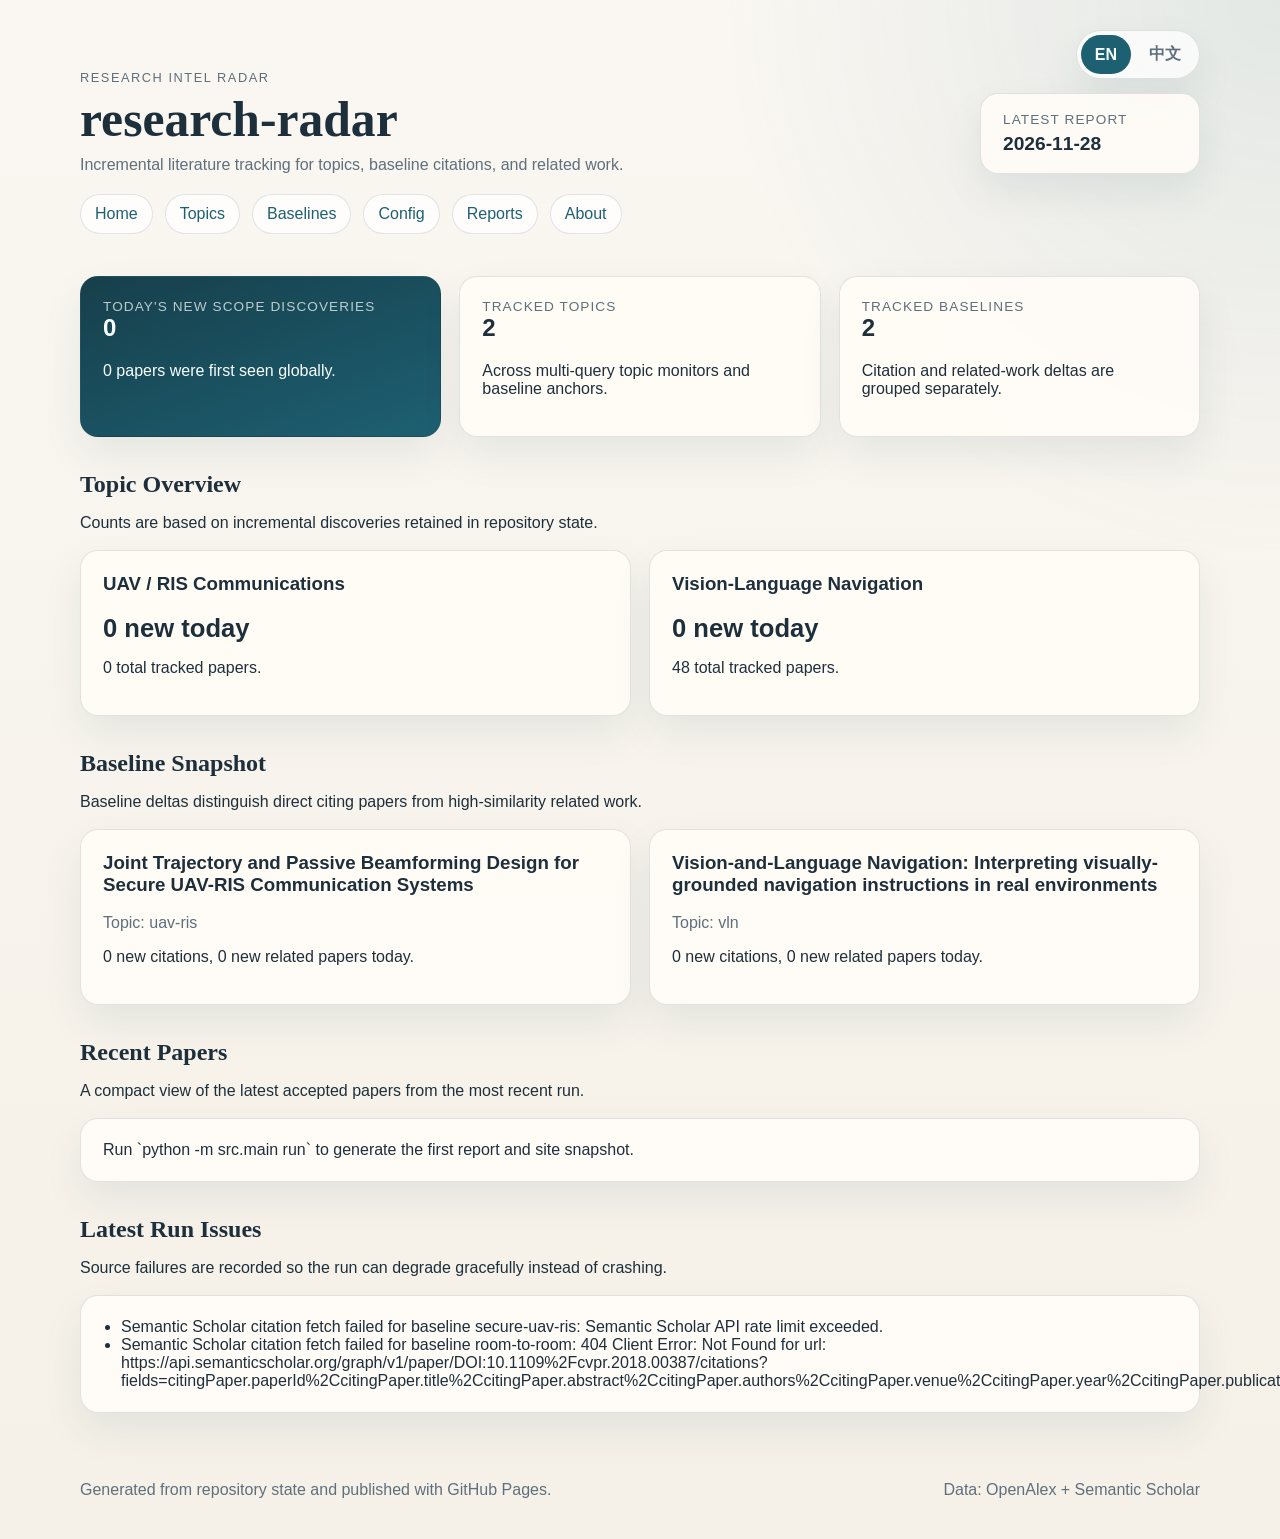
<file: docs/index.html>
<!doctype html>
<html lang="en">
  <head>
    <meta charset="utf-8">
    <meta name="viewport" content="width=device-width, initial-scale=1">
    <title>Research Radar</title>
    <link rel="stylesheet" href="assets/styles.css">
  </head>
  <body>
    <header class="site-header">
      <div class="shell">
        <div class="brand-row">
          <div>
            <p class="eyebrow" data-i18n="header.eyebrow">Research Intel Radar</p>
            <h1 class="brand-title">research-radar</h1>
            <p class="brand-subtitle" data-i18n="header.subtitle">Incremental literature tracking for topics, baseline citations, and related work.</p>
          </div>
          <div class="header-tools">
            <div class="language-switcher" role="group" aria-label="Language switcher">
              <button type="button" class="lang-button" data-lang-switch="en">EN</button>
              <button type="button" class="lang-button" data-lang-switch="zh">中文</button>
            </div>
            <div class="meta-card">
              <p class="meta-label" data-i18n="header.latest_report">Latest report</p>
              <p class="meta-value">
                
                2026-11-28
                
              </p>
            </div>
          </div>
        </div>
        <nav class="nav">
          <a href="index.html" data-i18n="nav.home">Home</a>
          <a href="topics.html" data-i18n="nav.topics">Topics</a>
          <a href="baselines.html" data-i18n="nav.baselines">Baselines</a>
          <a href="config.html" data-i18n="nav.config">Config</a>
          <a href="reports.html" data-i18n="nav.reports">Reports</a>
          <a href="about.html" data-i18n="nav.about">About</a>
        </nav>
      </div>
    </header>

    <main class="shell">
      
<section class="hero-grid">
  <article class="summary-card accent">
    <p class="card-label" data-i18n="index.new_scope_discoveries">Today's new scope discoveries</p>
    <h2>0</h2>
    <p><span>0</span> <span data-i18n="index.first_seen_globally">papers were first seen globally.</span></p>
  </article>
  <article class="summary-card">
    <p class="card-label" data-i18n="index.tracked_topics">Tracked topics</p>
    <h2>2</h2>
    <p data-i18n="index.tracked_topics_desc">Across multi-query topic monitors and baseline anchors.</p>
  </article>
  <article class="summary-card">
    <p class="card-label" data-i18n="index.tracked_baselines">Tracked baselines</p>
    <h2>2</h2>
    <p data-i18n="index.tracked_baselines_desc">Citation and related-work deltas are grouped separately.</p>
  </article>
</section>

<section class="content-section">
  <div class="section-heading">
    <h2 data-i18n="index.topic_overview">Topic Overview</h2>
    <p data-i18n="index.topic_overview_desc">Counts are based on incremental discoveries retained in repository state.</p>
  </div>
  <div class="grid two-up">
    
    <article class="panel">
      <h3>UAV / RIS Communications</h3>
      <p class="metric"><span>0</span> <span data-i18n="common.new_today">new today</span></p>
      <p><span>0</span> <span data-i18n="common.total_tracked_papers">total tracked papers.</span></p>
    </article>
    
    <article class="panel">
      <h3>Vision-Language Navigation</h3>
      <p class="metric"><span>0</span> <span data-i18n="common.new_today">new today</span></p>
      <p><span>48</span> <span data-i18n="common.total_tracked_papers">total tracked papers.</span></p>
    </article>
    
  </div>
</section>

<section class="content-section">
  <div class="section-heading">
    <h2 data-i18n="index.baseline_snapshot">Baseline Snapshot</h2>
    <p data-i18n="index.baseline_snapshot_desc">Baseline deltas distinguish direct citing papers from high-similarity related work.</p>
  </div>
  <div class="grid two-up">
    
    <article class="panel">
      <h3>Joint Trajectory and Passive Beamforming Design for Secure UAV-RIS Communication Systems</h3>
      <p class="muted"><span data-i18n="common.topic">Topic</span>: uav-ris</p>
      <p>
        <span>0</span> <span data-i18n="common.new_citations">new citations</span>,
        <span>0</span> <span data-i18n="common.new_related_today">new related papers today.</span>
      </p>
    </article>
    
    <article class="panel">
      <h3>Vision-and-Language Navigation: Interpreting visually-grounded navigation instructions in real environments</h3>
      <p class="muted"><span data-i18n="common.topic">Topic</span>: vln</p>
      <p>
        <span>0</span> <span data-i18n="common.new_citations">new citations</span>,
        <span>0</span> <span data-i18n="common.new_related_today">new related papers today.</span>
      </p>
    </article>
    
  </div>
</section>

<section class="content-section">
  <div class="section-heading">
    <h2 data-i18n="index.recent_papers">Recent Papers</h2>
    <p data-i18n="index.recent_papers_desc">A compact view of the latest accepted papers from the most recent run.</p>
  </div>
  <div class="paper-list">
    
    <article class="empty-state" data-i18n="index.empty_state">Run `python -m src.main run` to generate the first report and site snapshot.</article>
    
  </div>
</section>


<section class="content-section">
  <div class="section-heading">
    <h2 data-i18n="index.latest_issues">Latest Run Issues</h2>
    <p data-i18n="index.latest_issues_desc">Source failures are recorded so the run can degrade gracefully instead of crashing.</p>
  </div>
  <div class="panel">
    <ul class="issue-list">
      
      <li data-issue-text="Semantic Scholar citation fetch failed for baseline secure-uav-ris: Semantic Scholar API rate limit exceeded.">Semantic Scholar citation fetch failed for baseline secure-uav-ris: Semantic Scholar API rate limit exceeded.</li>
      
      <li data-issue-text="Semantic Scholar citation fetch failed for baseline room-to-room: 404 Client Error: Not Found for url: https://api.semanticscholar.org/graph/v1/paper/DOI:10.1109%2Fcvpr.2018.00387/citations?fields=citingPaper.paperId%2CcitingPaper.title%2CcitingPaper.abstract%2CcitingPaper.authors%2CcitingPaper.venue%2CcitingPaper.year%2CcitingPaper.publicationDate%2CcitingPaper.externalIds%2CcitingPaper.url%2CcitingPaper.openAccessPdf%2CcitingPaper.citationCount%2CcitingPaper.referenceCount&limit=40&offset=0">Semantic Scholar citation fetch failed for baseline room-to-room: 404 Client Error: Not Found for url: https://api.semanticscholar.org/graph/v1/paper/DOI:10.1109%2Fcvpr.2018.00387/citations?fields=citingPaper.paperId%2CcitingPaper.title%2CcitingPaper.abstract%2CcitingPaper.authors%2CcitingPaper.venue%2CcitingPaper.year%2CcitingPaper.publicationDate%2CcitingPaper.externalIds%2CcitingPaper.url%2CcitingPaper.openAccessPdf%2CcitingPaper.citationCount%2CcitingPaper.referenceCount&limit=40&offset=0</li>
      
    </ul>
  </div>
</section>


    </main>

    <footer class="site-footer">
      <div class="shell footer-row">
        <span data-i18n="footer.generated">Generated from repository state and published with GitHub Pages.</span>
        <span data-i18n="footer.data_sources">Data: OpenAlex + Semantic Scholar</span>
      </div>
    </footer>
    <script src="assets/app.js"></script>
    
  </body>
</html>
</file>
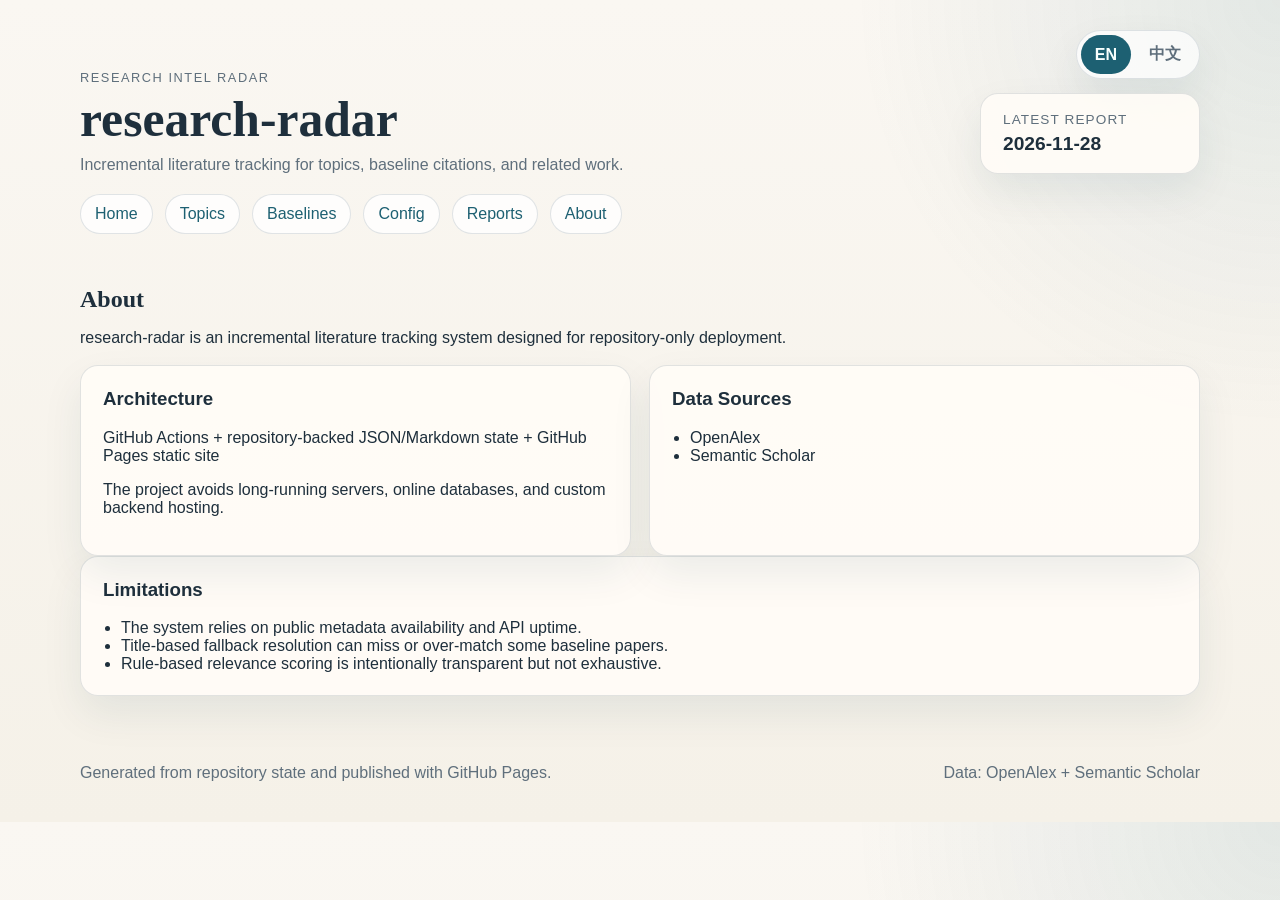
<file: docs/about.html>
<!doctype html>
<html lang="en">
  <head>
    <meta charset="utf-8">
    <meta name="viewport" content="width=device-width, initial-scale=1">
    <title>Research Radar</title>
    <link rel="stylesheet" href="assets/styles.css">
  </head>
  <body>
    <header class="site-header">
      <div class="shell">
        <div class="brand-row">
          <div>
            <p class="eyebrow" data-i18n="header.eyebrow">Research Intel Radar</p>
            <h1 class="brand-title">research-radar</h1>
            <p class="brand-subtitle" data-i18n="header.subtitle">Incremental literature tracking for topics, baseline citations, and related work.</p>
          </div>
          <div class="header-tools">
            <div class="language-switcher" role="group" aria-label="Language switcher">
              <button type="button" class="lang-button" data-lang-switch="en">EN</button>
              <button type="button" class="lang-button" data-lang-switch="zh">中文</button>
            </div>
            <div class="meta-card">
              <p class="meta-label" data-i18n="header.latest_report">Latest report</p>
              <p class="meta-value">
                
                2026-11-28
                
              </p>
            </div>
          </div>
        </div>
        <nav class="nav">
          <a href="index.html" data-i18n="nav.home">Home</a>
          <a href="topics.html" data-i18n="nav.topics">Topics</a>
          <a href="baselines.html" data-i18n="nav.baselines">Baselines</a>
          <a href="config.html" data-i18n="nav.config">Config</a>
          <a href="reports.html" data-i18n="nav.reports">Reports</a>
          <a href="about.html" data-i18n="nav.about">About</a>
        </nav>
      </div>
    </header>

    <main class="shell">
      
<section class="content-section">
  <div class="section-heading">
    <h2 data-i18n="about.title">About</h2>
    <p data-i18n="about.description">research-radar is an incremental literature tracking system designed for repository-only deployment.</p>
  </div>
  <div class="grid two-up">
    <article class="panel">
      <h3 data-i18n="about.architecture_title">Architecture</h3>
      <p data-i18n="about.architecture_value">GitHub Actions + repository-backed JSON/Markdown state + GitHub Pages static site</p>
      <p data-i18n="about.architecture_note">The project avoids long-running servers, online databases, and custom backend hosting.</p>
    </article>
    <article class="panel">
      <h3 data-i18n="about.data_sources_title">Data Sources</h3>
      <ul class="issue-list">
        
        <li>OpenAlex</li>
        
        <li>Semantic Scholar</li>
        
      </ul>
    </article>
  </div>
  <article class="panel">
    <h3 data-i18n="about.limitations_title">Limitations</h3>
    <ul class="issue-list">
      
      <li data-i18n="about.limitations.0">The system relies on public metadata availability and API uptime.</li>
      
      <li data-i18n="about.limitations.1">Title-based fallback resolution can miss or over-match some baseline papers.</li>
      
      <li data-i18n="about.limitations.2">Rule-based relevance scoring is intentionally transparent but not exhaustive.</li>
      
    </ul>
  </article>
</section>

    </main>

    <footer class="site-footer">
      <div class="shell footer-row">
        <span data-i18n="footer.generated">Generated from repository state and published with GitHub Pages.</span>
        <span data-i18n="footer.data_sources">Data: OpenAlex + Semantic Scholar</span>
      </div>
    </footer>
    <script src="assets/app.js"></script>
    
  </body>
</html>
</file>
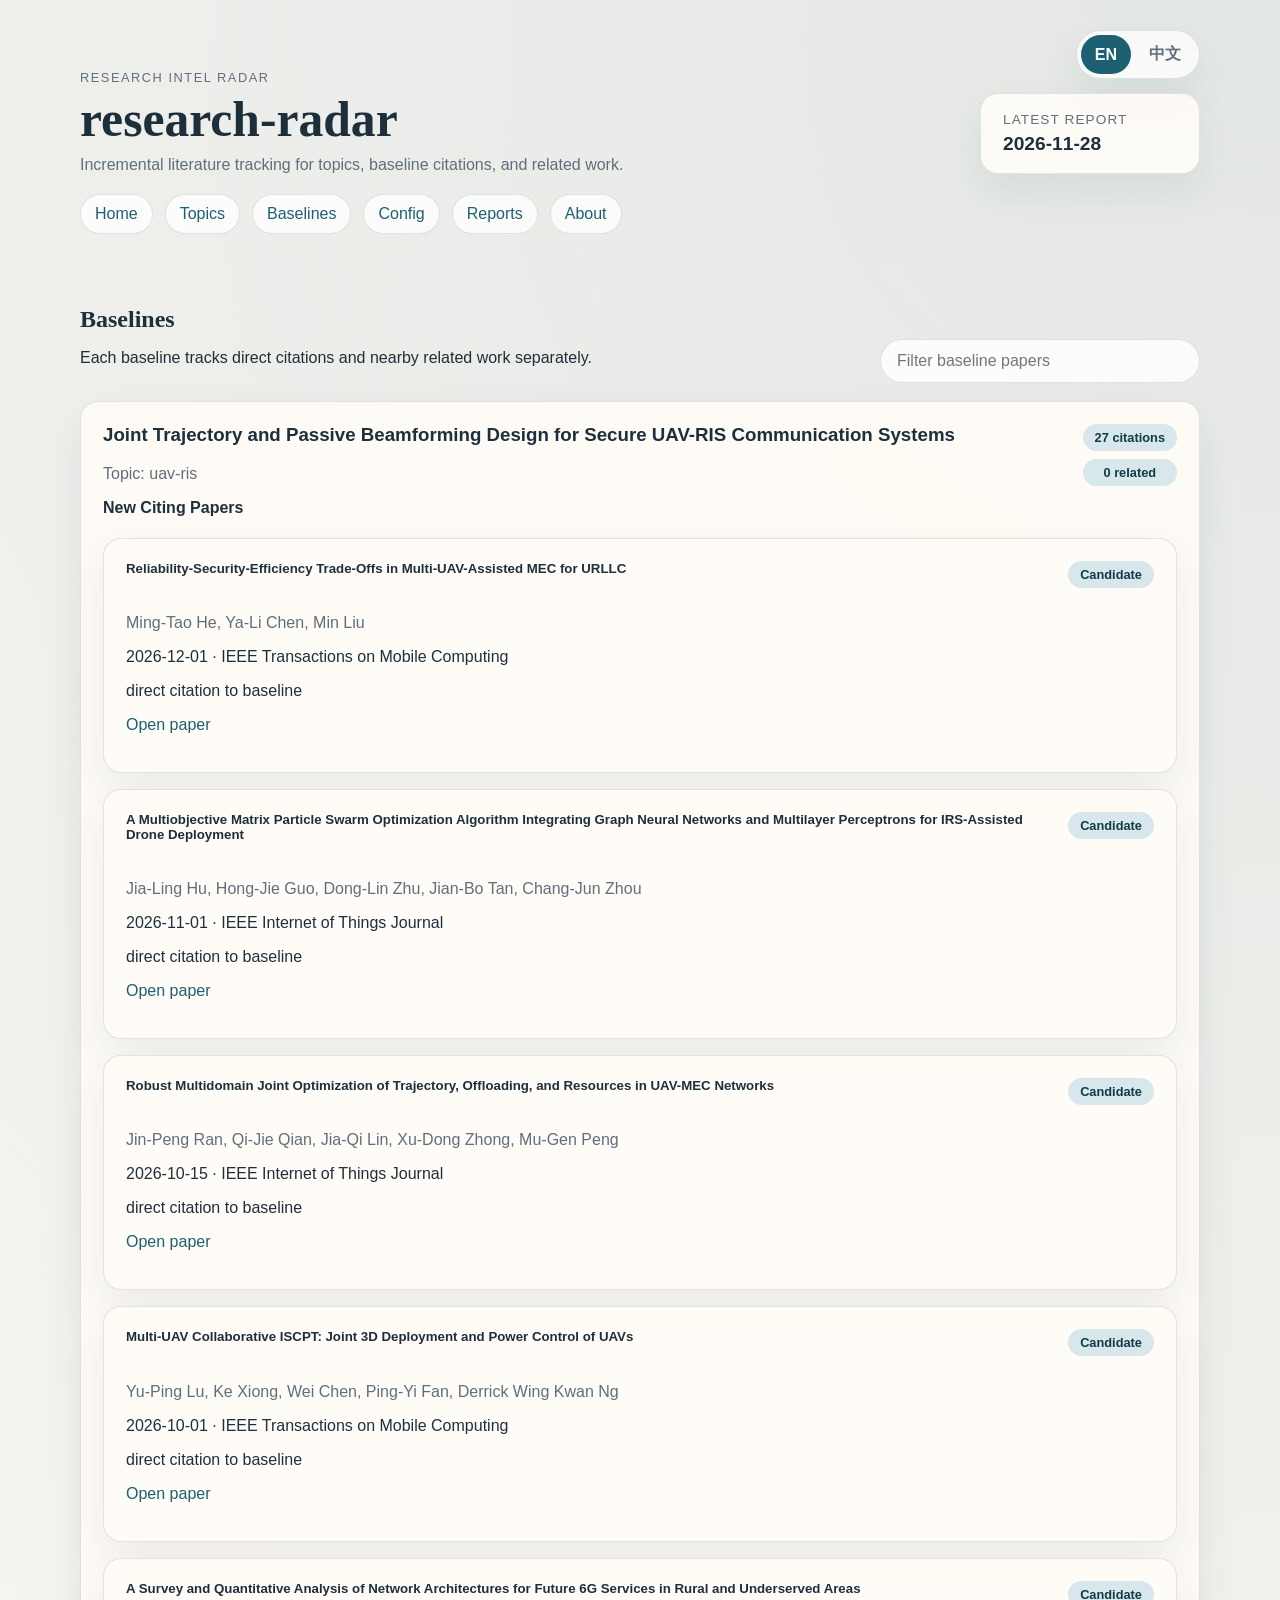
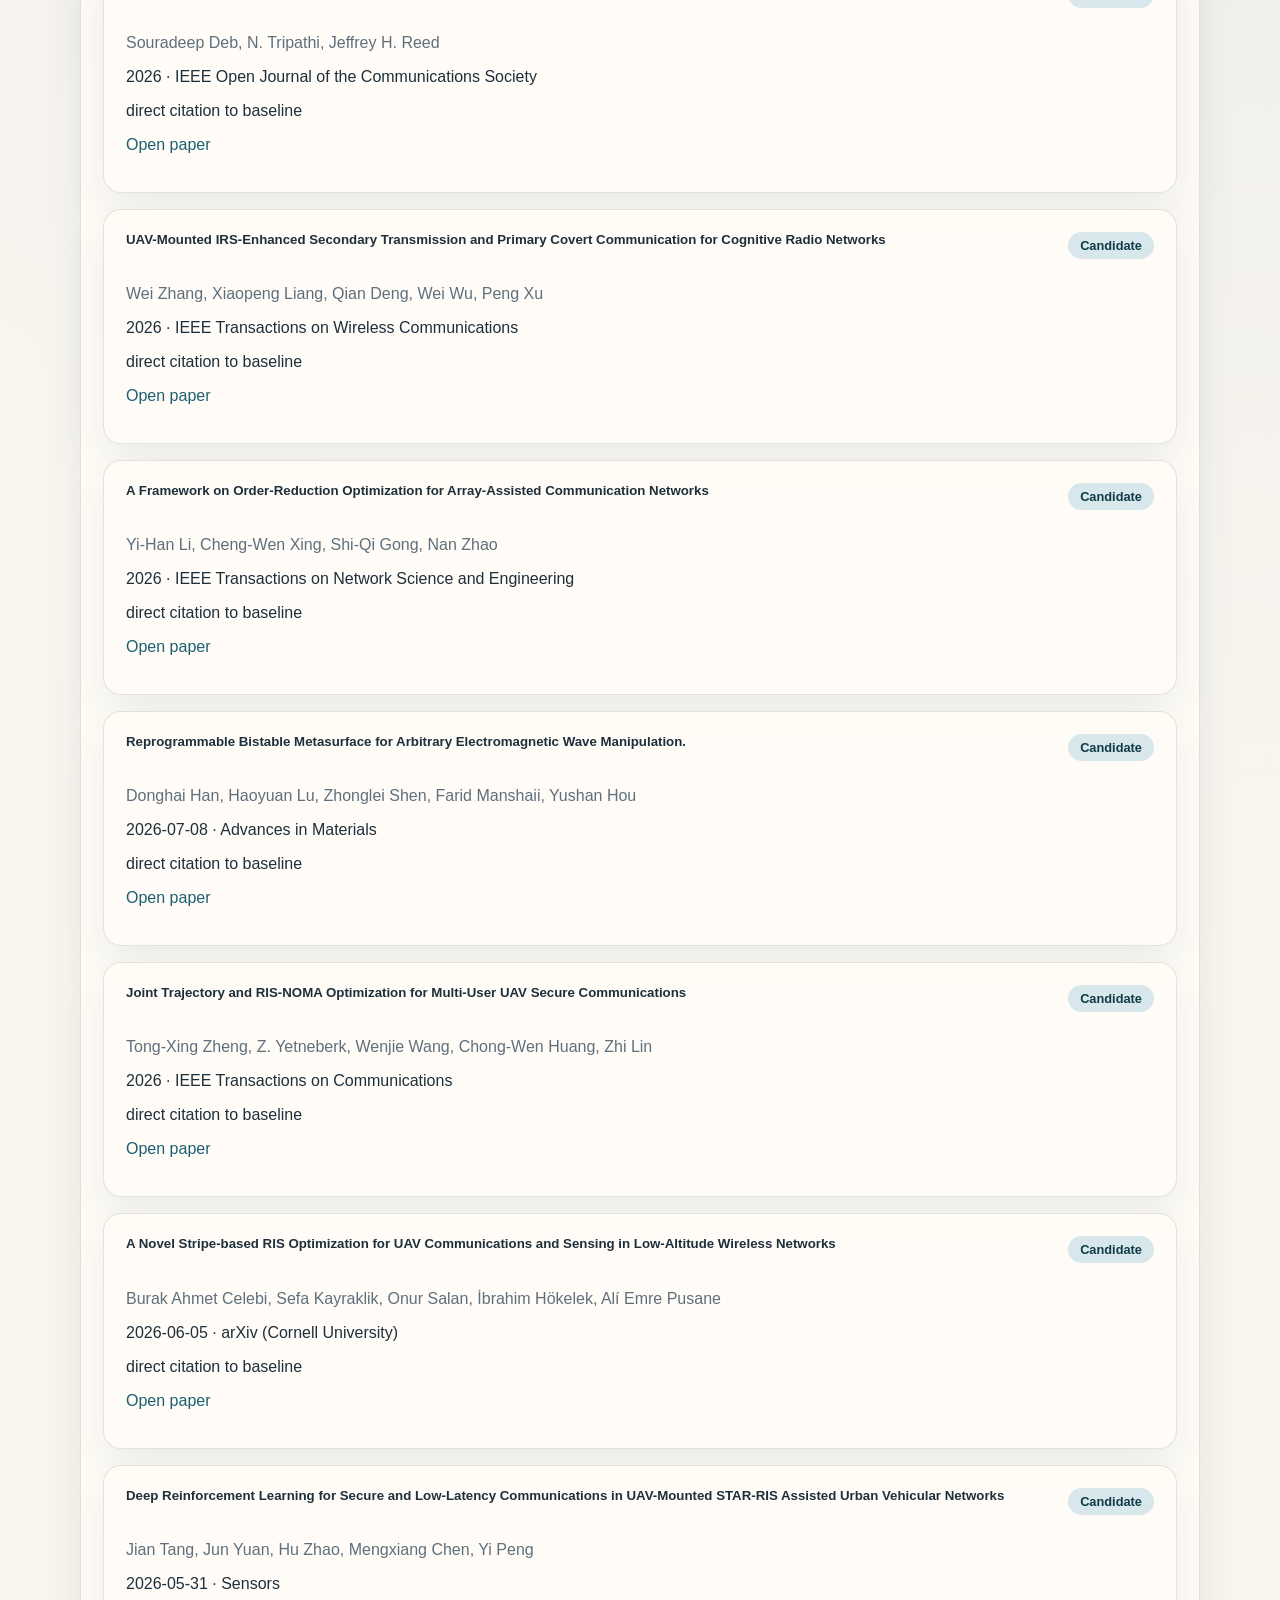
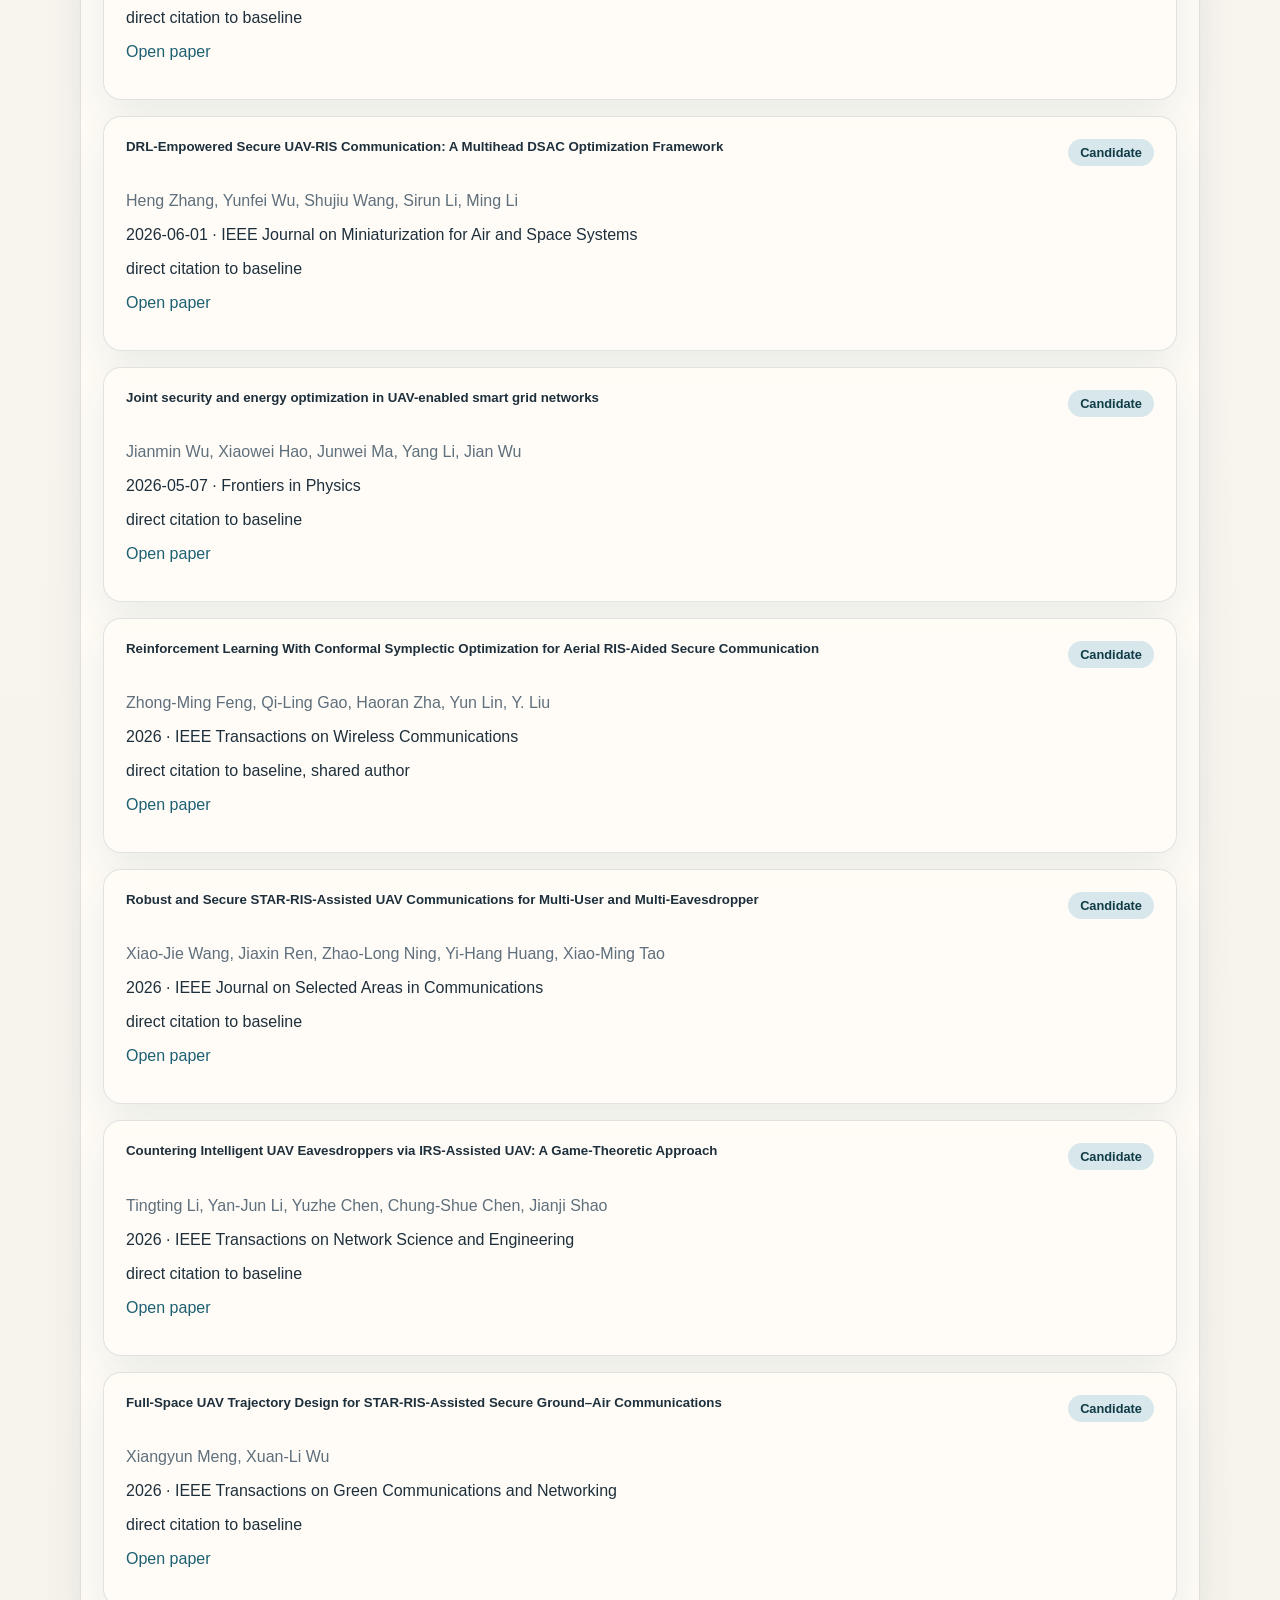
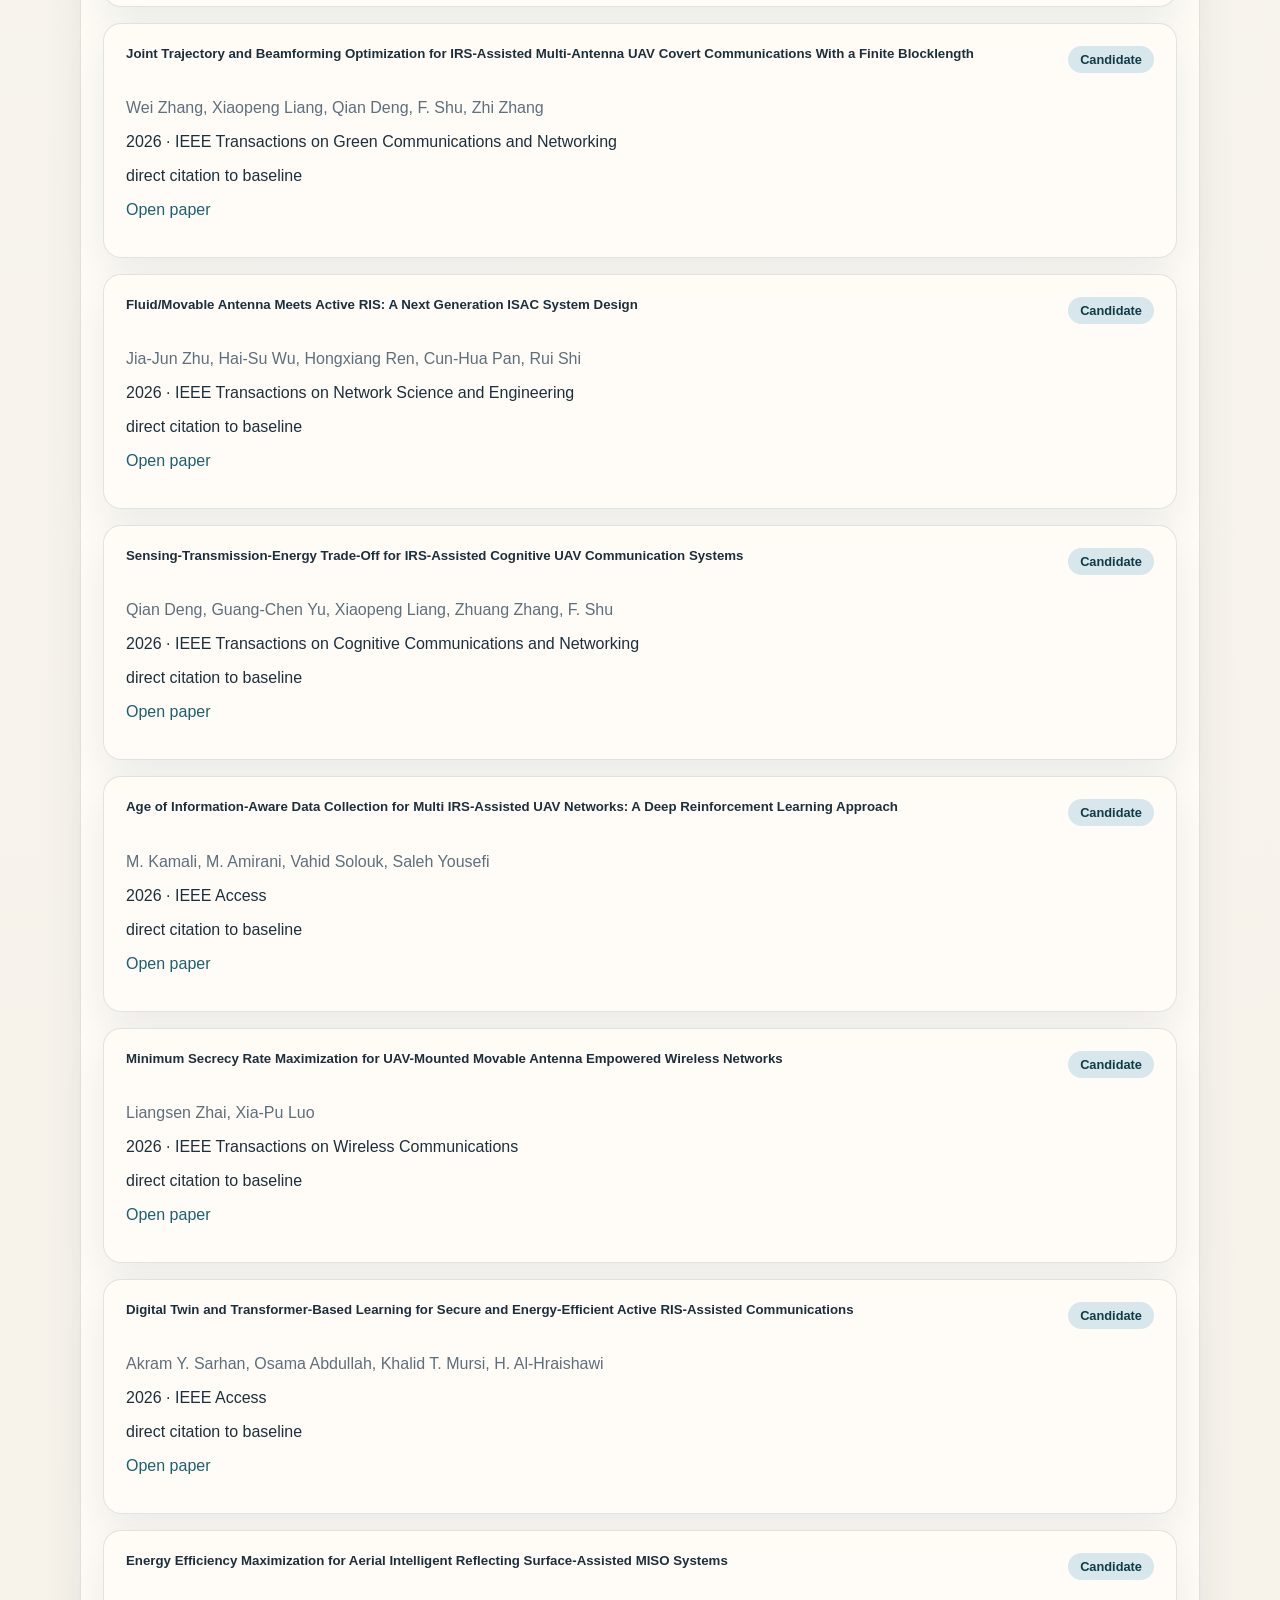
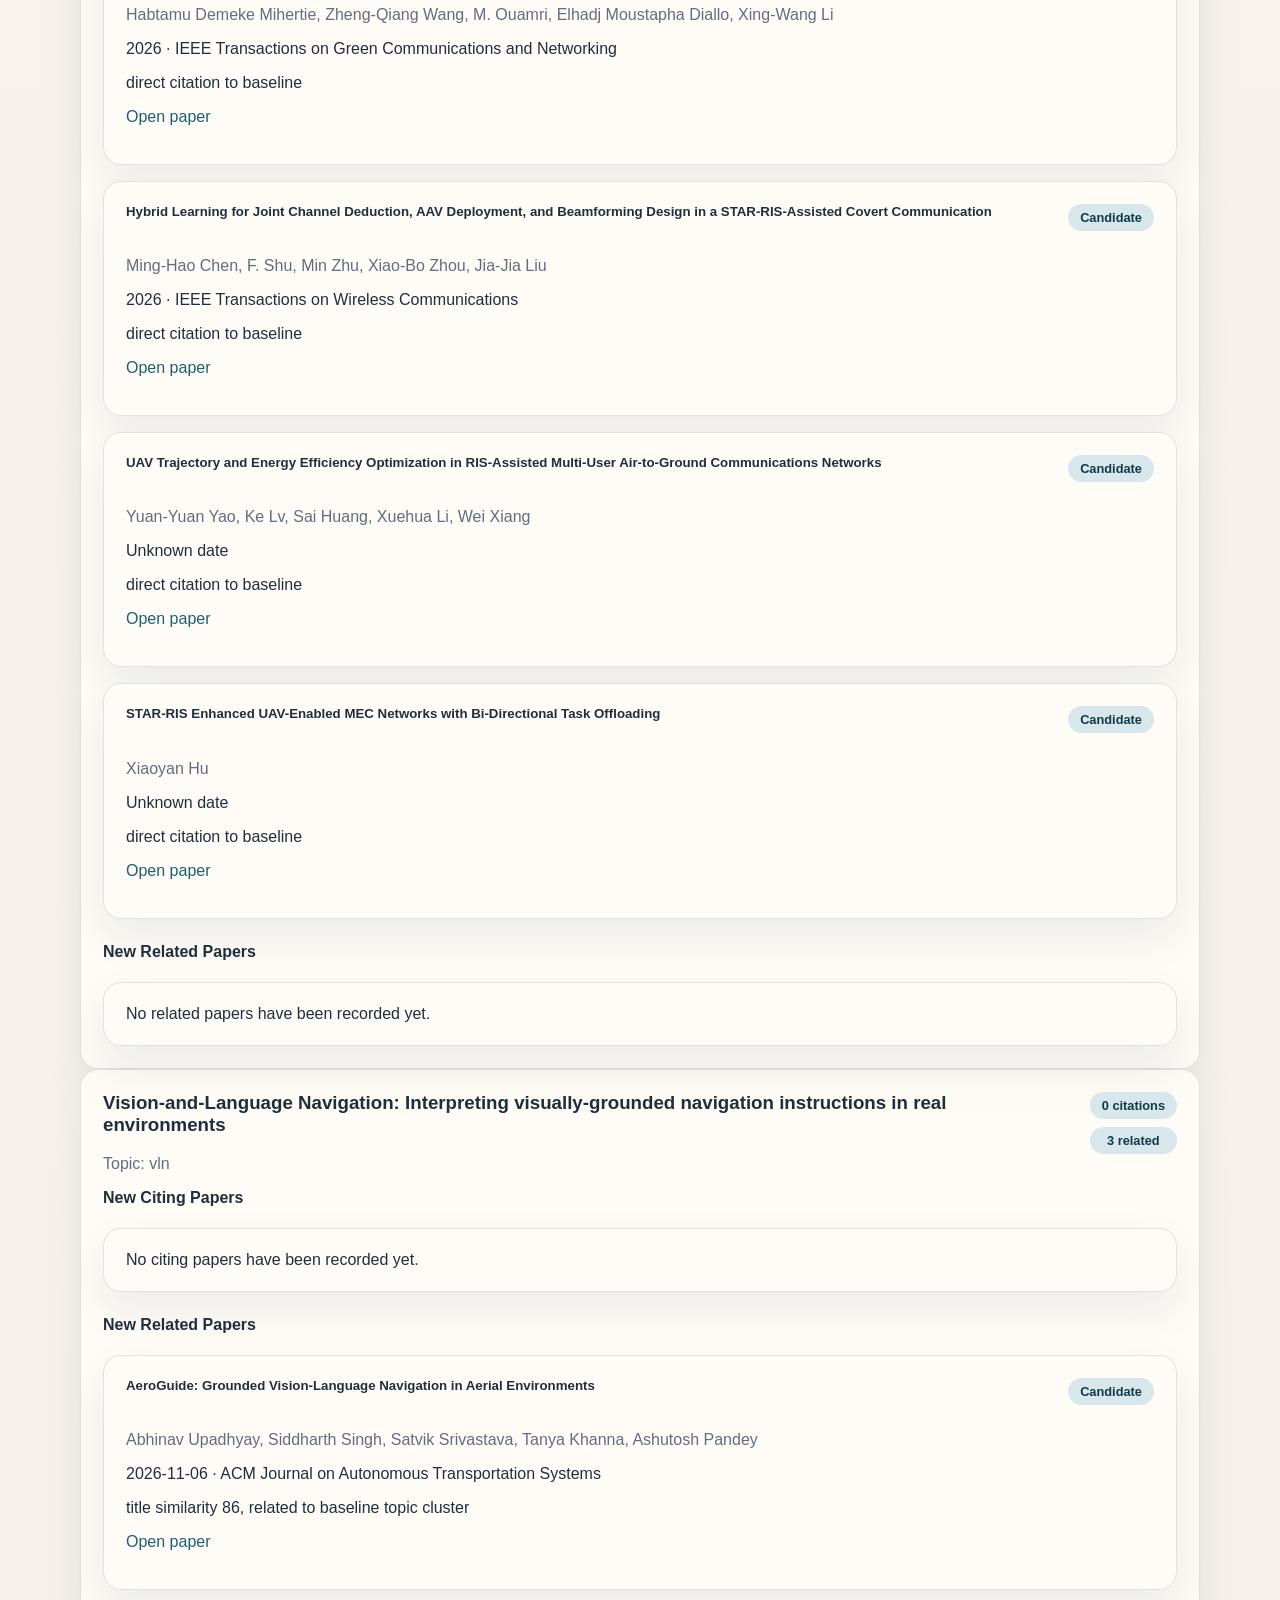
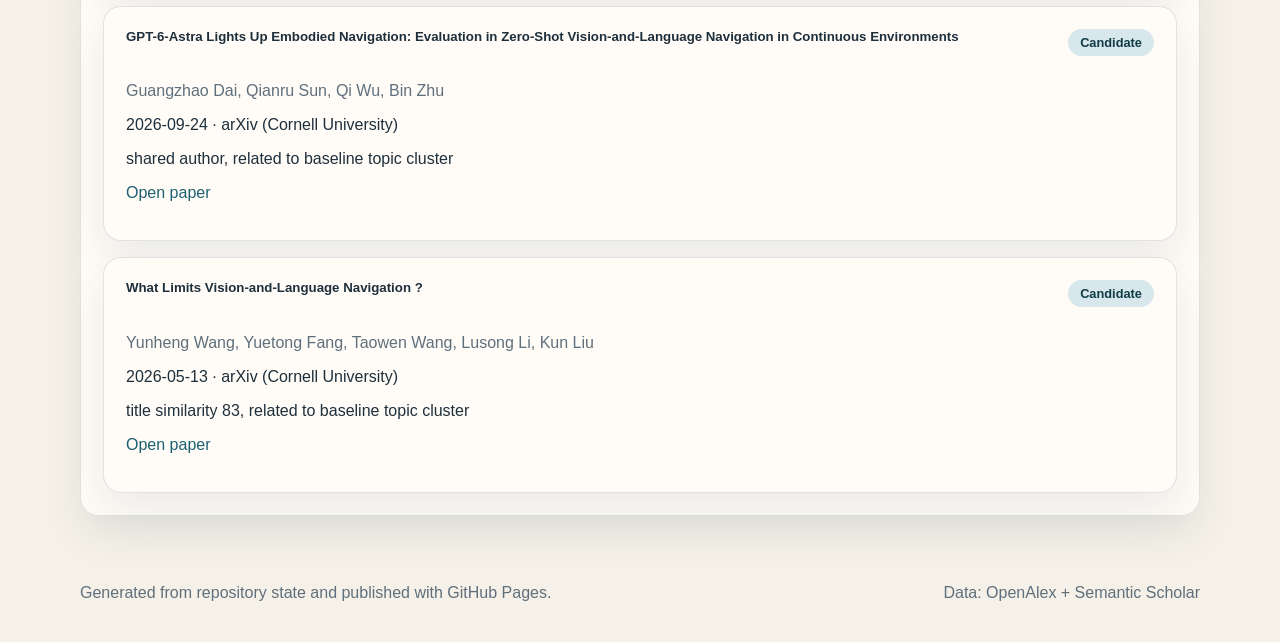
<file: docs/baselines.html>
<!doctype html>
<html lang="en">
  <head>
    <meta charset="utf-8">
    <meta name="viewport" content="width=device-width, initial-scale=1">
    <title>Research Radar</title>
    <link rel="stylesheet" href="assets/styles.css">
  </head>
  <body>
    <header class="site-header">
      <div class="shell">
        <div class="brand-row">
          <div>
            <p class="eyebrow" data-i18n="header.eyebrow">Research Intel Radar</p>
            <h1 class="brand-title">research-radar</h1>
            <p class="brand-subtitle" data-i18n="header.subtitle">Incremental literature tracking for topics, baseline citations, and related work.</p>
          </div>
          <div class="header-tools">
            <div class="language-switcher" role="group" aria-label="Language switcher">
              <button type="button" class="lang-button" data-lang-switch="en">EN</button>
              <button type="button" class="lang-button" data-lang-switch="zh">中文</button>
            </div>
            <div class="meta-card">
              <p class="meta-label" data-i18n="header.latest_report">Latest report</p>
              <p class="meta-value">
                
                2026-11-28
                
              </p>
            </div>
          </div>
        </div>
        <nav class="nav">
          <a href="index.html" data-i18n="nav.home">Home</a>
          <a href="topics.html" data-i18n="nav.topics">Topics</a>
          <a href="baselines.html" data-i18n="nav.baselines">Baselines</a>
          <a href="config.html" data-i18n="nav.config">Config</a>
          <a href="reports.html" data-i18n="nav.reports">Reports</a>
          <a href="about.html" data-i18n="nav.about">About</a>
        </nav>
      </div>
    </header>

    <main class="shell">
      
<section class="content-section">
  <div class="section-heading split">
    <div>
      <h2 data-i18n="baselines.title">Baselines</h2>
      <p data-i18n="baselines.description">Each baseline tracks direct citations and nearby related work separately.</p>
    </div>
    <input class="filter-input" data-filter-input="baseline-papers" data-i18n-placeholder="baselines.filter_placeholder" type="search" placeholder="Filter baseline papers">
  </div>
  
  <article class="panel">
    <div class="panel-head">
      <div>
        <h3>Joint Trajectory and Passive Beamforming Design for Secure UAV-RIS Communication Systems</h3>
        <p class="muted"><span data-i18n="common.topic">Topic</span>: uav-ris</p>
      </div>
      <div class="stacked-metrics">
        <span class="pill"><span>27</span>&nbsp;<span data-i18n="common.citations">citations</span></span>
        <span class="pill"><span>0</span>&nbsp;<span data-i18n="common.related">related</span></span>
      </div>
    </div>

    <div class="subsection">
      <h4 data-i18n="baselines.new_citing_papers">New Citing Papers</h4>
      <div class="paper-list" data-filter-group="baseline-papers">
        
        <article class="paper-card" data-search="Reliability-Security-Efficiency Trade-Offs in Multi-UAV-Assisted MEC for URLLC Ming-Tao He Ya-Li Chen Min Liu">
          <div class="paper-header">
            <h5>Reliability-Security-Efficiency Trade-Offs in Multi-UAV-Assisted MEC for URLLC</h5>
            <span class="badge" data-paper-label="candidate">candidate</span>
          </div>
          <p class="muted">
            
            Ming-Tao He, Ya-Li Chen, Min Liu
            
          </p>
          <p>
            
            2026-12-01
            
             · IEEE Transactions on Mobile Computing
          </p>
          <p data-paper-reason="direct citation to baseline">direct citation to baseline</p>
          
          <p><a href="https://www.semanticscholar.org/paper/87e43928e1698143e7b38994d70266aceb2efd81" target="_blank" rel="noopener noreferrer" data-i18n="paper.open_paper">Open paper</a></p>
          
        </article>
        
        <article class="paper-card" data-search="A Multiobjective Matrix Particle Swarm Optimization Algorithm Integrating Graph Neural Networks and Multilayer Perceptrons for IRS-Assisted Drone Deployment Jia-Ling Hu Hong-Jie Guo Dong-Lin Zhu Jian-Bo Tan Chang-Jun Zhou">
          <div class="paper-header">
            <h5>A Multiobjective Matrix Particle Swarm Optimization Algorithm Integrating Graph Neural Networks and Multilayer Perceptrons for IRS-Assisted Drone Deployment</h5>
            <span class="badge" data-paper-label="candidate">candidate</span>
          </div>
          <p class="muted">
            
            Jia-Ling Hu, Hong-Jie Guo, Dong-Lin Zhu, Jian-Bo Tan, Chang-Jun Zhou
            
          </p>
          <p>
            
            2026-11-01
            
             · IEEE Internet of Things Journal
          </p>
          <p data-paper-reason="direct citation to baseline">direct citation to baseline</p>
          
          <p><a href="https://www.semanticscholar.org/paper/f2bdc457e8494194c14471003a87440fb5d95419" target="_blank" rel="noopener noreferrer" data-i18n="paper.open_paper">Open paper</a></p>
          
        </article>
        
        <article class="paper-card" data-search="Robust Multidomain Joint Optimization of Trajectory, Offloading, and Resources in UAV-MEC Networks Jin-Peng Ran Qi-Jie Qian Jia-Qi Lin Xu-Dong Zhong Mu-Gen Peng">
          <div class="paper-header">
            <h5>Robust Multidomain Joint Optimization of Trajectory, Offloading, and Resources in UAV-MEC Networks</h5>
            <span class="badge" data-paper-label="candidate">candidate</span>
          </div>
          <p class="muted">
            
            Jin-Peng Ran, Qi-Jie Qian, Jia-Qi Lin, Xu-Dong Zhong, Mu-Gen Peng
            
          </p>
          <p>
            
            2026-10-15
            
             · IEEE Internet of Things Journal
          </p>
          <p data-paper-reason="direct citation to baseline">direct citation to baseline</p>
          
          <p><a href="https://www.semanticscholar.org/paper/0501526ea949dadbd17791967d1e5265d5f5151f" target="_blank" rel="noopener noreferrer" data-i18n="paper.open_paper">Open paper</a></p>
          
        </article>
        
        <article class="paper-card" data-search="Multi-UAV Collaborative ISCPT: Joint 3D Deployment and Power Control of UAVs Yu-Ping Lu Ke Xiong Wei Chen Ping-Yi Fan Derrick Wing Kwan Ng">
          <div class="paper-header">
            <h5>Multi-UAV Collaborative ISCPT: Joint 3D Deployment and Power Control of UAVs</h5>
            <span class="badge" data-paper-label="candidate">candidate</span>
          </div>
          <p class="muted">
            
            Yu-Ping Lu, Ke Xiong, Wei Chen, Ping-Yi Fan, Derrick Wing Kwan Ng
            
          </p>
          <p>
            
            2026-10-01
            
             · IEEE Transactions on Mobile Computing
          </p>
          <p data-paper-reason="direct citation to baseline">direct citation to baseline</p>
          
          <p><a href="https://www.semanticscholar.org/paper/fcc455daa697d410590b79307fadc57671d9175b" target="_blank" rel="noopener noreferrer" data-i18n="paper.open_paper">Open paper</a></p>
          
        </article>
        
        <article class="paper-card" data-search="A Survey and Quantitative Analysis of Network Architectures for Future 6G Services in Rural and Underserved Areas Souradeep Deb N. Tripathi Jeffrey H. Reed">
          <div class="paper-header">
            <h5>A Survey and Quantitative Analysis of Network Architectures for Future 6G Services in Rural and Underserved Areas</h5>
            <span class="badge" data-paper-label="candidate">candidate</span>
          </div>
          <p class="muted">
            
            Souradeep Deb, N. Tripathi, Jeffrey H. Reed
            
          </p>
          <p>
            
            2026
            
             · IEEE Open Journal of the Communications Society
          </p>
          <p data-paper-reason="direct citation to baseline">direct citation to baseline</p>
          
          <p><a href="https://www.semanticscholar.org/paper/03a0dfd2ac47c0be1b5e7783ea5018e63c3b8211" target="_blank" rel="noopener noreferrer" data-i18n="paper.open_paper">Open paper</a></p>
          
        </article>
        
        <article class="paper-card" data-search="UAV-Mounted IRS-Enhanced Secondary Transmission and Primary Covert Communication for Cognitive Radio Networks Wei Zhang Xiaopeng Liang Qian Deng Wei Wu Peng Xu">
          <div class="paper-header">
            <h5>UAV-Mounted IRS-Enhanced Secondary Transmission and Primary Covert Communication for Cognitive Radio Networks</h5>
            <span class="badge" data-paper-label="candidate">candidate</span>
          </div>
          <p class="muted">
            
            Wei Zhang, Xiaopeng Liang, Qian Deng, Wei Wu, Peng Xu
            
          </p>
          <p>
            
            2026
            
             · IEEE Transactions on Wireless Communications
          </p>
          <p data-paper-reason="direct citation to baseline">direct citation to baseline</p>
          
          <p><a href="https://www.semanticscholar.org/paper/2fe929c919c2960a6060647894ff7a7692cd7751" target="_blank" rel="noopener noreferrer" data-i18n="paper.open_paper">Open paper</a></p>
          
        </article>
        
        <article class="paper-card" data-search="A Framework on Order-Reduction Optimization for Array-Assisted Communication Networks Yi-Han Li Cheng-Wen Xing Shi-Qi Gong Nan Zhao">
          <div class="paper-header">
            <h5>A Framework on Order-Reduction Optimization for Array-Assisted Communication Networks</h5>
            <span class="badge" data-paper-label="candidate">candidate</span>
          </div>
          <p class="muted">
            
            Yi-Han Li, Cheng-Wen Xing, Shi-Qi Gong, Nan Zhao
            
          </p>
          <p>
            
            2026
            
             · IEEE Transactions on Network Science and Engineering
          </p>
          <p data-paper-reason="direct citation to baseline">direct citation to baseline</p>
          
          <p><a href="https://www.semanticscholar.org/paper/f18a87cbe7a25fdf0cd538bdbc9d64f5cd895129" target="_blank" rel="noopener noreferrer" data-i18n="paper.open_paper">Open paper</a></p>
          
        </article>
        
        <article class="paper-card" data-search="Reprogrammable Bistable Metasurface for Arbitrary Electromagnetic Wave Manipulation. Donghai Han Haoyuan Lu Zhonglei Shen Farid Manshaii Yushan Hou">
          <div class="paper-header">
            <h5>Reprogrammable Bistable Metasurface for Arbitrary Electromagnetic Wave Manipulation.</h5>
            <span class="badge" data-paper-label="candidate">candidate</span>
          </div>
          <p class="muted">
            
            Donghai Han, Haoyuan Lu, Zhonglei Shen, Farid Manshaii, Yushan Hou
            
          </p>
          <p>
            
            2026-07-08
            
             · Advances in Materials
          </p>
          <p data-paper-reason="direct citation to baseline">direct citation to baseline</p>
          
          <p><a href="https://www.semanticscholar.org/paper/d0515a85c25b9eff1b2b6e177c194abc64c3c967" target="_blank" rel="noopener noreferrer" data-i18n="paper.open_paper">Open paper</a></p>
          
        </article>
        
        <article class="paper-card" data-search="Joint Trajectory and RIS-NOMA Optimization for Multi-User UAV Secure Communications Tong-Xing Zheng Z. Yetneberk Wenjie Wang Chong-Wen Huang Zhi Lin">
          <div class="paper-header">
            <h5>Joint Trajectory and RIS-NOMA Optimization for Multi-User UAV Secure Communications</h5>
            <span class="badge" data-paper-label="candidate">candidate</span>
          </div>
          <p class="muted">
            
            Tong-Xing Zheng, Z. Yetneberk, Wenjie Wang, Chong-Wen Huang, Zhi Lin
            
          </p>
          <p>
            
            2026
            
             · IEEE Transactions on Communications
          </p>
          <p data-paper-reason="direct citation to baseline">direct citation to baseline</p>
          
          <p><a href="https://www.semanticscholar.org/paper/87a759c41f9d1c4aef180e4e82f9ad958c84c96a" target="_blank" rel="noopener noreferrer" data-i18n="paper.open_paper">Open paper</a></p>
          
        </article>
        
        <article class="paper-card" data-search="A Novel Stripe-based RIS Optimization for UAV Communications and Sensing in Low-Altitude Wireless Networks Burak Ahmet Celebi Sefa Kayraklik Onur Salan İbrahim Hökelek Alí Emre Pusane">
          <div class="paper-header">
            <h5>A Novel Stripe-based RIS Optimization for UAV Communications and Sensing in Low-Altitude Wireless Networks</h5>
            <span class="badge" data-paper-label="candidate">candidate</span>
          </div>
          <p class="muted">
            
            Burak Ahmet Celebi, Sefa Kayraklik, Onur Salan, İbrahim Hökelek, Alí Emre Pusane
            
          </p>
          <p>
            
            2026-06-05
            
             · arXiv (Cornell University)
          </p>
          <p data-paper-reason="direct citation to baseline">direct citation to baseline</p>
          
          <p><a href="https://doi.org/10.48550/arxiv.2606.07026" target="_blank" rel="noopener noreferrer" data-i18n="paper.open_paper">Open paper</a></p>
          
        </article>
        
        <article class="paper-card" data-search="Deep Reinforcement Learning for Secure and Low-Latency Communications in UAV-Mounted STAR-RIS Assisted Urban Vehicular Networks Jian Tang Jun Yuan Hu Zhao Mengxiang Chen Yi Peng">
          <div class="paper-header">
            <h5>Deep Reinforcement Learning for Secure and Low-Latency Communications in UAV-Mounted STAR-RIS Assisted Urban Vehicular Networks</h5>
            <span class="badge" data-paper-label="candidate">candidate</span>
          </div>
          <p class="muted">
            
            Jian Tang, Jun Yuan, Hu Zhao, Mengxiang Chen, Yi Peng
            
          </p>
          <p>
            
            2026-05-31
            
             · Sensors
          </p>
          <p data-paper-reason="direct citation to baseline">direct citation to baseline</p>
          
          <p><a href="https://doi.org/10.3390/s26113469" target="_blank" rel="noopener noreferrer" data-i18n="paper.open_paper">Open paper</a></p>
          
        </article>
        
        <article class="paper-card" data-search="DRL-Empowered Secure UAV-RIS Communication: A Multihead DSAC Optimization Framework Heng Zhang Yunfei Wu Shujiu Wang Sirun Li Ming Li">
          <div class="paper-header">
            <h5>DRL-Empowered Secure UAV-RIS Communication: A Multihead DSAC Optimization Framework</h5>
            <span class="badge" data-paper-label="candidate">candidate</span>
          </div>
          <p class="muted">
            
            Heng Zhang, Yunfei Wu, Shujiu Wang, Sirun Li, Ming Li
            
          </p>
          <p>
            
            2026-06-01
            
             · IEEE Journal on Miniaturization for Air and Space Systems
          </p>
          <p data-paper-reason="direct citation to baseline">direct citation to baseline</p>
          
          <p><a href="https://www.semanticscholar.org/paper/6891297866a177aecd2dc10c8d10e02146ce33f7" target="_blank" rel="noopener noreferrer" data-i18n="paper.open_paper">Open paper</a></p>
          
        </article>
        
        <article class="paper-card" data-search="Joint security and energy optimization in UAV-enabled smart grid networks Jianmin Wu Xiaowei Hao Junwei Ma Yang Li Jian Wu">
          <div class="paper-header">
            <h5>Joint security and energy optimization in UAV-enabled smart grid networks</h5>
            <span class="badge" data-paper-label="candidate">candidate</span>
          </div>
          <p class="muted">
            
            Jianmin Wu, Xiaowei Hao, Junwei Ma, Yang Li, Jian Wu
            
          </p>
          <p>
            
            2026-05-07
            
             · Frontiers in Physics
          </p>
          <p data-paper-reason="direct citation to baseline">direct citation to baseline</p>
          
          <p><a href="https://doi.org/10.3389/fphy.2026.1817865" target="_blank" rel="noopener noreferrer" data-i18n="paper.open_paper">Open paper</a></p>
          
        </article>
        
        <article class="paper-card" data-search="Reinforcement Learning With Conformal Symplectic Optimization for Aerial RIS-Aided Secure Communication Zhong-Ming Feng Qi-Ling Gao Haoran Zha Yun Lin Y. Liu">
          <div class="paper-header">
            <h5>Reinforcement Learning With Conformal Symplectic Optimization for Aerial RIS-Aided Secure Communication</h5>
            <span class="badge" data-paper-label="candidate">candidate</span>
          </div>
          <p class="muted">
            
            Zhong-Ming Feng, Qi-Ling Gao, Haoran Zha, Yun Lin, Y. Liu
            
          </p>
          <p>
            
            2026
            
             · IEEE Transactions on Wireless Communications
          </p>
          <p data-paper-reason="direct citation to baseline, shared author">direct citation to baseline, shared author</p>
          
          <p><a href="https://www.semanticscholar.org/paper/c2b773c5e4714edacde95af69ff459a252fec25b" target="_blank" rel="noopener noreferrer" data-i18n="paper.open_paper">Open paper</a></p>
          
        </article>
        
        <article class="paper-card" data-search="Robust and Secure STAR-RIS-Assisted UAV Communications for Multi-User and Multi-Eavesdropper Xiao-Jie Wang Jiaxin Ren Zhao-Long Ning Yi-Hang Huang Xiao-Ming Tao">
          <div class="paper-header">
            <h5>Robust and Secure STAR-RIS-Assisted UAV Communications for Multi-User and Multi-Eavesdropper</h5>
            <span class="badge" data-paper-label="candidate">candidate</span>
          </div>
          <p class="muted">
            
            Xiao-Jie Wang, Jiaxin Ren, Zhao-Long Ning, Yi-Hang Huang, Xiao-Ming Tao
            
          </p>
          <p>
            
            2026
            
             · IEEE Journal on Selected Areas in Communications
          </p>
          <p data-paper-reason="direct citation to baseline">direct citation to baseline</p>
          
          <p><a href="https://www.semanticscholar.org/paper/e07079dcad64664760b996eb530021f0ce336af5" target="_blank" rel="noopener noreferrer" data-i18n="paper.open_paper">Open paper</a></p>
          
        </article>
        
        <article class="paper-card" data-search="Countering Intelligent UAV Eavesdroppers via IRS-Assisted UAV: A Game-Theoretic Approach Tingting Li Yan-Jun Li Yuzhe Chen Chung-Shue Chen Jianji Shao">
          <div class="paper-header">
            <h5>Countering Intelligent UAV Eavesdroppers via IRS-Assisted UAV: A Game-Theoretic Approach</h5>
            <span class="badge" data-paper-label="candidate">candidate</span>
          </div>
          <p class="muted">
            
            Tingting Li, Yan-Jun Li, Yuzhe Chen, Chung-Shue Chen, Jianji Shao
            
          </p>
          <p>
            
            2026
            
             · IEEE Transactions on Network Science and Engineering
          </p>
          <p data-paper-reason="direct citation to baseline">direct citation to baseline</p>
          
          <p><a href="https://www.semanticscholar.org/paper/ffcb38a266b301bdb922ad588fecd8f8da38758d" target="_blank" rel="noopener noreferrer" data-i18n="paper.open_paper">Open paper</a></p>
          
        </article>
        
        <article class="paper-card" data-search="Full-Space UAV Trajectory Design for STAR-RIS-Assisted Secure Ground–Air Communications Xiangyun Meng Xuan-Li Wu">
          <div class="paper-header">
            <h5>Full-Space UAV Trajectory Design for STAR-RIS-Assisted Secure Ground–Air Communications</h5>
            <span class="badge" data-paper-label="candidate">candidate</span>
          </div>
          <p class="muted">
            
            Xiangyun Meng, Xuan-Li Wu
            
          </p>
          <p>
            
            2026
            
             · IEEE Transactions on Green Communications and Networking
          </p>
          <p data-paper-reason="direct citation to baseline">direct citation to baseline</p>
          
          <p><a href="https://www.semanticscholar.org/paper/e14f73f00d7d87993361864277b1ae64a566978b" target="_blank" rel="noopener noreferrer" data-i18n="paper.open_paper">Open paper</a></p>
          
        </article>
        
        <article class="paper-card" data-search="Joint Trajectory and Beamforming Optimization for IRS-Assisted Multi-Antenna UAV Covert Communications With a Finite Blocklength Wei Zhang Xiaopeng Liang Qian Deng F. Shu Zhi Zhang">
          <div class="paper-header">
            <h5>Joint Trajectory and Beamforming Optimization for IRS-Assisted Multi-Antenna UAV Covert Communications With a Finite Blocklength</h5>
            <span class="badge" data-paper-label="candidate">candidate</span>
          </div>
          <p class="muted">
            
            Wei Zhang, Xiaopeng Liang, Qian Deng, F. Shu, Zhi Zhang
            
          </p>
          <p>
            
            2026
            
             · IEEE Transactions on Green Communications and Networking
          </p>
          <p data-paper-reason="direct citation to baseline">direct citation to baseline</p>
          
          <p><a href="https://www.semanticscholar.org/paper/85bf61f77234d18e5e8e9179e38c9ce050943a61" target="_blank" rel="noopener noreferrer" data-i18n="paper.open_paper">Open paper</a></p>
          
        </article>
        
        <article class="paper-card" data-search="Fluid/Movable Antenna Meets Active RIS: A Next Generation ISAC System Design Jia-Jun Zhu Hai-Su Wu Hongxiang Ren Cun-Hua Pan Rui Shi">
          <div class="paper-header">
            <h5>Fluid/Movable Antenna Meets Active RIS: A Next Generation ISAC System Design</h5>
            <span class="badge" data-paper-label="candidate">candidate</span>
          </div>
          <p class="muted">
            
            Jia-Jun Zhu, Hai-Su Wu, Hongxiang Ren, Cun-Hua Pan, Rui Shi
            
          </p>
          <p>
            
            2026
            
             · IEEE Transactions on Network Science and Engineering
          </p>
          <p data-paper-reason="direct citation to baseline">direct citation to baseline</p>
          
          <p><a href="https://www.semanticscholar.org/paper/54a7b8b634b76c11a1e96ff6182f77994961e9ed" target="_blank" rel="noopener noreferrer" data-i18n="paper.open_paper">Open paper</a></p>
          
        </article>
        
        <article class="paper-card" data-search="Sensing-Transmission-Energy Trade-Off for IRS-Assisted Cognitive UAV Communication Systems Qian Deng Guang-Chen Yu Xiaopeng Liang Zhuang Zhang F. Shu">
          <div class="paper-header">
            <h5>Sensing-Transmission-Energy Trade-Off for IRS-Assisted Cognitive UAV Communication Systems</h5>
            <span class="badge" data-paper-label="candidate">candidate</span>
          </div>
          <p class="muted">
            
            Qian Deng, Guang-Chen Yu, Xiaopeng Liang, Zhuang Zhang, F. Shu
            
          </p>
          <p>
            
            2026
            
             · IEEE Transactions on Cognitive Communications and Networking
          </p>
          <p data-paper-reason="direct citation to baseline">direct citation to baseline</p>
          
          <p><a href="https://www.semanticscholar.org/paper/8f54b957af3af2bd1fac292ef21187d2ab6da2cf" target="_blank" rel="noopener noreferrer" data-i18n="paper.open_paper">Open paper</a></p>
          
        </article>
        
        <article class="paper-card" data-search="Age of Information-Aware Data Collection for Multi IRS-Assisted UAV Networks: A Deep Reinforcement Learning Approach M. Kamali M. Amirani Vahid Solouk Saleh Yousefi">
          <div class="paper-header">
            <h5>Age of Information-Aware Data Collection for Multi IRS-Assisted UAV Networks: A Deep Reinforcement Learning Approach</h5>
            <span class="badge" data-paper-label="candidate">candidate</span>
          </div>
          <p class="muted">
            
            M. Kamali, M. Amirani, Vahid Solouk, Saleh Yousefi
            
          </p>
          <p>
            
            2026
            
             · IEEE Access
          </p>
          <p data-paper-reason="direct citation to baseline">direct citation to baseline</p>
          
          <p><a href="https://www.semanticscholar.org/paper/10d7ad387e5cf2a70771298826110f9c1c0fe645" target="_blank" rel="noopener noreferrer" data-i18n="paper.open_paper">Open paper</a></p>
          
        </article>
        
        <article class="paper-card" data-search="Minimum Secrecy Rate Maximization for UAV-Mounted Movable Antenna Empowered Wireless Networks Liangsen Zhai Xia-Pu Luo">
          <div class="paper-header">
            <h5>Minimum Secrecy Rate Maximization for UAV-Mounted Movable Antenna Empowered Wireless Networks</h5>
            <span class="badge" data-paper-label="candidate">candidate</span>
          </div>
          <p class="muted">
            
            Liangsen Zhai, Xia-Pu Luo
            
          </p>
          <p>
            
            2026
            
             · IEEE Transactions on Wireless Communications
          </p>
          <p data-paper-reason="direct citation to baseline">direct citation to baseline</p>
          
          <p><a href="https://www.semanticscholar.org/paper/eb07748e202719f9e372f7710f40d8c07f20c9e2" target="_blank" rel="noopener noreferrer" data-i18n="paper.open_paper">Open paper</a></p>
          
        </article>
        
        <article class="paper-card" data-search="Digital Twin and Transformer-Based Learning for Secure and Energy-Efficient Active RIS-Assisted Communications Akram Y. Sarhan Osama Abdullah Khalid T. Mursi H. Al-Hraishawi">
          <div class="paper-header">
            <h5>Digital Twin and Transformer-Based Learning for Secure and Energy-Efficient Active RIS-Assisted Communications</h5>
            <span class="badge" data-paper-label="candidate">candidate</span>
          </div>
          <p class="muted">
            
            Akram Y. Sarhan, Osama Abdullah, Khalid T. Mursi, H. Al-Hraishawi
            
          </p>
          <p>
            
            2026
            
             · IEEE Access
          </p>
          <p data-paper-reason="direct citation to baseline">direct citation to baseline</p>
          
          <p><a href="https://www.semanticscholar.org/paper/a65231c22ddbdbacbcccb9c35e884d041c03cd32" target="_blank" rel="noopener noreferrer" data-i18n="paper.open_paper">Open paper</a></p>
          
        </article>
        
        <article class="paper-card" data-search="Energy Efficiency Maximization for Aerial Intelligent Reflecting Surface-Assisted MISO Systems Habtamu Demeke Mihertie Zheng-Qiang Wang M. Ouamri Elhadj Moustapha Diallo Xing-Wang Li">
          <div class="paper-header">
            <h5>Energy Efficiency Maximization for Aerial Intelligent Reflecting Surface-Assisted MISO Systems</h5>
            <span class="badge" data-paper-label="candidate">candidate</span>
          </div>
          <p class="muted">
            
            Habtamu Demeke Mihertie, Zheng-Qiang Wang, M. Ouamri, Elhadj Moustapha Diallo, Xing-Wang Li
            
          </p>
          <p>
            
            2026
            
             · IEEE Transactions on Green Communications and Networking
          </p>
          <p data-paper-reason="direct citation to baseline">direct citation to baseline</p>
          
          <p><a href="https://www.semanticscholar.org/paper/ce78770c9ef3b31df9b3dcbc436aafb018a4f718" target="_blank" rel="noopener noreferrer" data-i18n="paper.open_paper">Open paper</a></p>
          
        </article>
        
        <article class="paper-card" data-search="Hybrid Learning for Joint Channel Deduction, AAV Deployment, and Beamforming Design in a STAR-RIS-Assisted Covert Communication Ming-Hao Chen F. Shu Min Zhu Xiao-Bo Zhou Jia-Jia Liu">
          <div class="paper-header">
            <h5>Hybrid Learning for Joint Channel Deduction, AAV Deployment, and Beamforming Design in a STAR-RIS-Assisted Covert Communication</h5>
            <span class="badge" data-paper-label="candidate">candidate</span>
          </div>
          <p class="muted">
            
            Ming-Hao Chen, F. Shu, Min Zhu, Xiao-Bo Zhou, Jia-Jia Liu
            
          </p>
          <p>
            
            2026
            
             · IEEE Transactions on Wireless Communications
          </p>
          <p data-paper-reason="direct citation to baseline">direct citation to baseline</p>
          
          <p><a href="https://www.semanticscholar.org/paper/85c9bf9ac1833950b6f7d978f7274f3afd9ad905" target="_blank" rel="noopener noreferrer" data-i18n="paper.open_paper">Open paper</a></p>
          
        </article>
        
        <article class="paper-card" data-search="UAV Trajectory and Energy Efﬁciency Optimization in RIS-Assisted Multi-User Air-to-Ground Communications Networks Yuan-Yuan Yao Ke Lv Sai Huang Xuehua Li Wei Xiang">
          <div class="paper-header">
            <h5>UAV Trajectory and Energy Efﬁciency Optimization in RIS-Assisted Multi-User Air-to-Ground Communications Networks</h5>
            <span class="badge" data-paper-label="candidate">candidate</span>
          </div>
          <p class="muted">
            
            Yuan-Yuan Yao, Ke Lv, Sai Huang, Xuehua Li, Wei Xiang
            
          </p>
          <p>
            
            <span data-i18n="paper.unknown_date">Unknown date</span>
            
            
          </p>
          <p data-paper-reason="direct citation to baseline">direct citation to baseline</p>
          
          <p><a href="https://www.semanticscholar.org/paper/1e011dcf368ee33ac649098c0e7bbe3f7345faf5" target="_blank" rel="noopener noreferrer" data-i18n="paper.open_paper">Open paper</a></p>
          
        </article>
        
        <article class="paper-card" data-search="STAR-RIS Enhanced UAV-Enabled MEC Networks with Bi-Directional Task Ofﬂoading Xiaoyan Hu">
          <div class="paper-header">
            <h5>STAR-RIS Enhanced UAV-Enabled MEC Networks with Bi-Directional Task Ofﬂoading</h5>
            <span class="badge" data-paper-label="candidate">candidate</span>
          </div>
          <p class="muted">
            
            Xiaoyan Hu
            
          </p>
          <p>
            
            <span data-i18n="paper.unknown_date">Unknown date</span>
            
            
          </p>
          <p data-paper-reason="direct citation to baseline">direct citation to baseline</p>
          
          <p><a href="https://www.semanticscholar.org/paper/08ba2877828708ace87d13acded59d47864d6659" target="_blank" rel="noopener noreferrer" data-i18n="paper.open_paper">Open paper</a></p>
          
        </article>
        
      </div>
    </div>

    <div class="subsection">
      <h4 data-i18n="baselines.new_related_papers">New Related Papers</h4>
      <div class="paper-list" data-filter-group="baseline-papers">
        
        <article class="empty-state" data-i18n="baselines.empty_related">No related papers have been recorded yet.</article>
        
      </div>
    </div>
  </article>
  
  <article class="panel">
    <div class="panel-head">
      <div>
        <h3>Vision-and-Language Navigation: Interpreting visually-grounded navigation instructions in real environments</h3>
        <p class="muted"><span data-i18n="common.topic">Topic</span>: vln</p>
      </div>
      <div class="stacked-metrics">
        <span class="pill"><span>0</span>&nbsp;<span data-i18n="common.citations">citations</span></span>
        <span class="pill"><span>3</span>&nbsp;<span data-i18n="common.related">related</span></span>
      </div>
    </div>

    <div class="subsection">
      <h4 data-i18n="baselines.new_citing_papers">New Citing Papers</h4>
      <div class="paper-list" data-filter-group="baseline-papers">
        
        <article class="empty-state" data-i18n="baselines.empty_citing">No citing papers have been recorded yet.</article>
        
      </div>
    </div>

    <div class="subsection">
      <h4 data-i18n="baselines.new_related_papers">New Related Papers</h4>
      <div class="paper-list" data-filter-group="baseline-papers">
        
        <article class="paper-card" data-search="AeroGuide: Grounded Vision-Language Navigation in Aerial Environments Abhinav Upadhyay Siddharth Singh Satvik Srivastava Tanya Khanna Ashutosh Pandey">
          <div class="paper-header">
            <h5>AeroGuide: Grounded Vision-Language Navigation in Aerial Environments</h5>
            <span class="badge" data-paper-label="candidate">candidate</span>
          </div>
          <p class="muted">
            
            Abhinav Upadhyay, Siddharth Singh, Satvik Srivastava, Tanya Khanna, Ashutosh Pandey
            
          </p>
          <p>
            
            2026-11-06
            
             · ACM Journal on Autonomous Transportation Systems
          </p>
          <p data-paper-reason="title similarity 86, related to baseline topic cluster">title similarity 86, related to baseline topic cluster</p>
          
          <p><a href="https://doi.org/10.1145/3860544" target="_blank" rel="noopener noreferrer" data-i18n="paper.open_paper">Open paper</a></p>
          
        </article>
        
        <article class="paper-card" data-search="GPT-6-Astra Lights Up Embodied Navigation: Evaluation in Zero-Shot Vision-and-Language Navigation in Continuous Environments Guangzhao Dai Qianru Sun Qi Wu Bin Zhu">
          <div class="paper-header">
            <h5>GPT-6-Astra Lights Up Embodied Navigation: Evaluation in Zero-Shot Vision-and-Language Navigation in Continuous Environments</h5>
            <span class="badge" data-paper-label="candidate">candidate</span>
          </div>
          <p class="muted">
            
            Guangzhao Dai, Qianru Sun, Qi Wu, Bin Zhu
            
          </p>
          <p>
            
            2026-09-24
            
             · arXiv (Cornell University)
          </p>
          <p data-paper-reason="shared author, related to baseline topic cluster">shared author, related to baseline topic cluster</p>
          
          <p><a href="https://arxiv.org/abs/2609.29861" target="_blank" rel="noopener noreferrer" data-i18n="paper.open_paper">Open paper</a></p>
          
        </article>
        
        <article class="paper-card" data-search="What Limits Vision-and-Language Navigation ? Yunheng Wang Yuetong Fang Taowen Wang Lusong Li Kun Liu">
          <div class="paper-header">
            <h5>What Limits Vision-and-Language Navigation ?</h5>
            <span class="badge" data-paper-label="candidate">candidate</span>
          </div>
          <p class="muted">
            
            Yunheng Wang, Yuetong Fang, Taowen Wang, Lusong Li, Kun Liu
            
          </p>
          <p>
            
            2026-05-13
            
             · arXiv (Cornell University)
          </p>
          <p data-paper-reason="title similarity 83, related to baseline topic cluster">title similarity 83, related to baseline topic cluster</p>
          
          <p><a href="https://doi.org/10.48550/arxiv.2605.13328" target="_blank" rel="noopener noreferrer" data-i18n="paper.open_paper">Open paper</a></p>
          
        </article>
        
      </div>
    </div>
  </article>
  
</section>

    </main>

    <footer class="site-footer">
      <div class="shell footer-row">
        <span data-i18n="footer.generated">Generated from repository state and published with GitHub Pages.</span>
        <span data-i18n="footer.data_sources">Data: OpenAlex + Semantic Scholar</span>
      </div>
    </footer>
    <script src="assets/app.js"></script>
    
  </body>
</html>
</file>
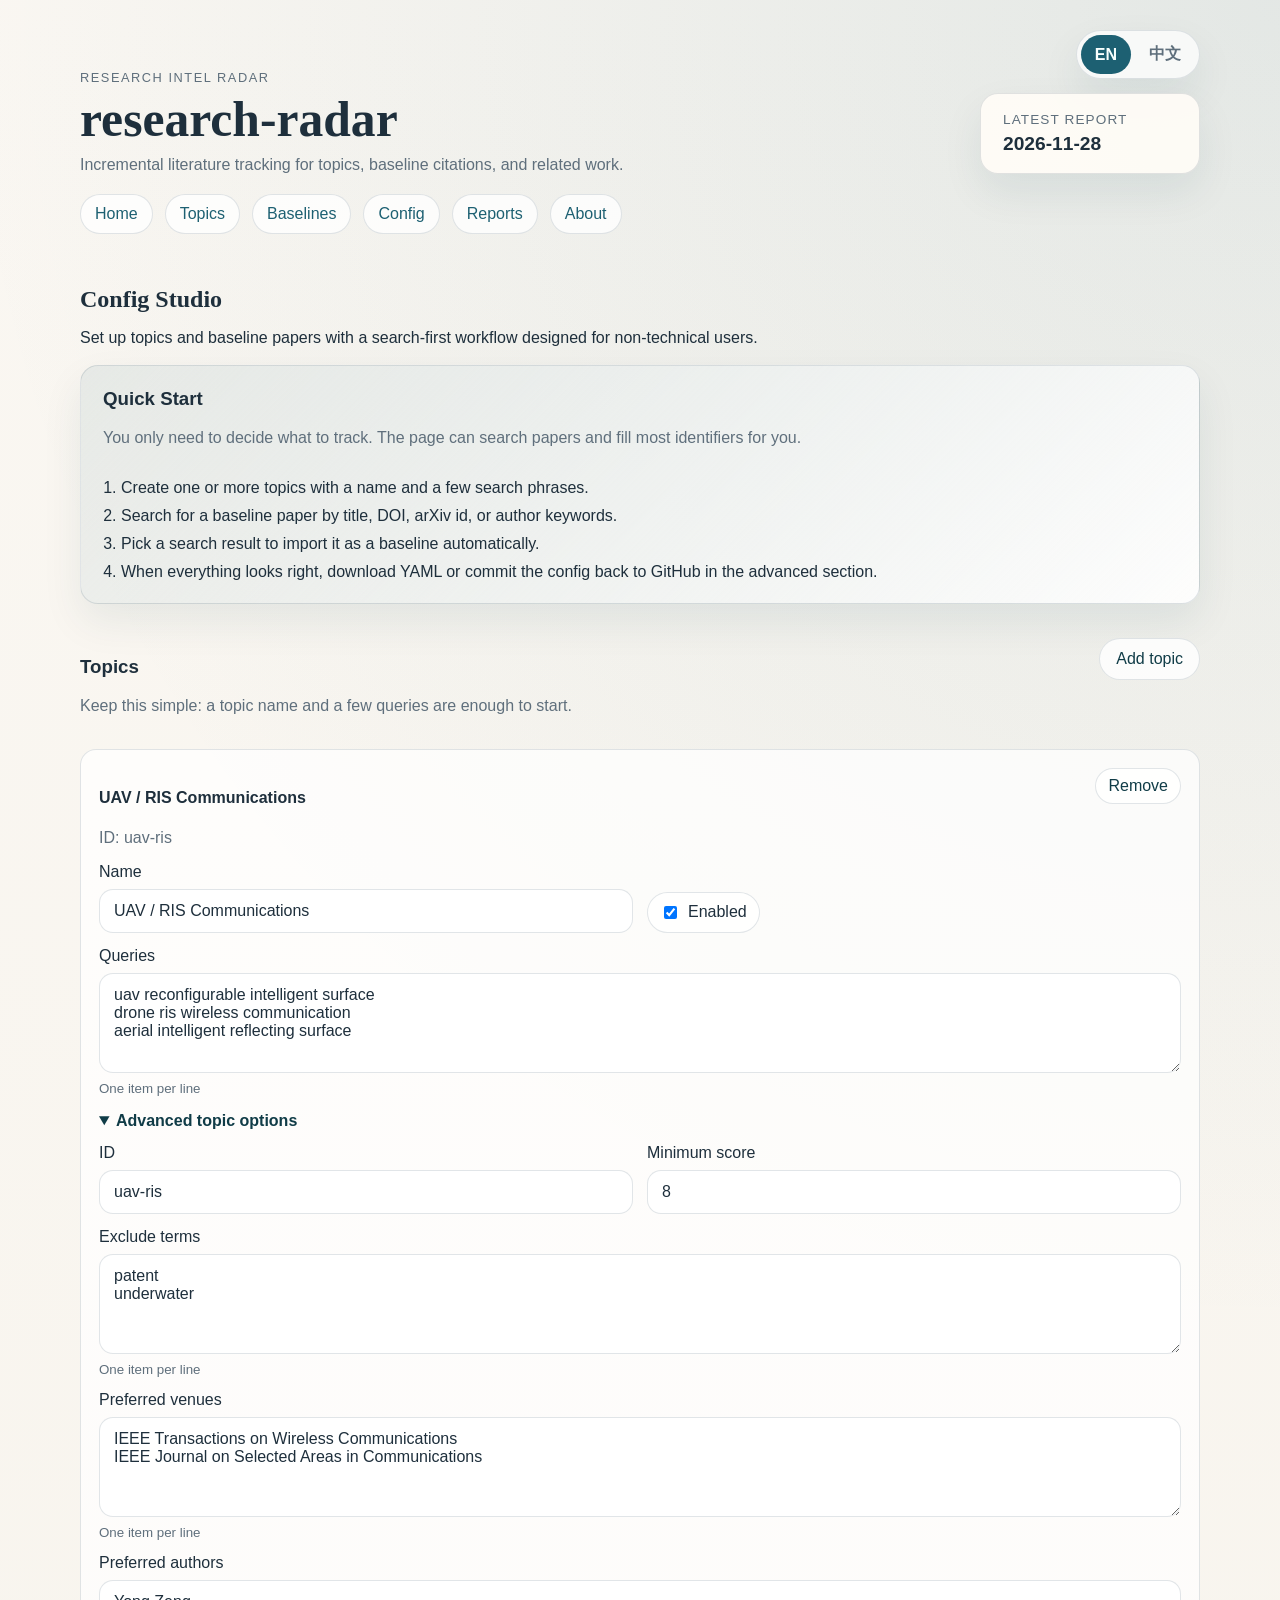
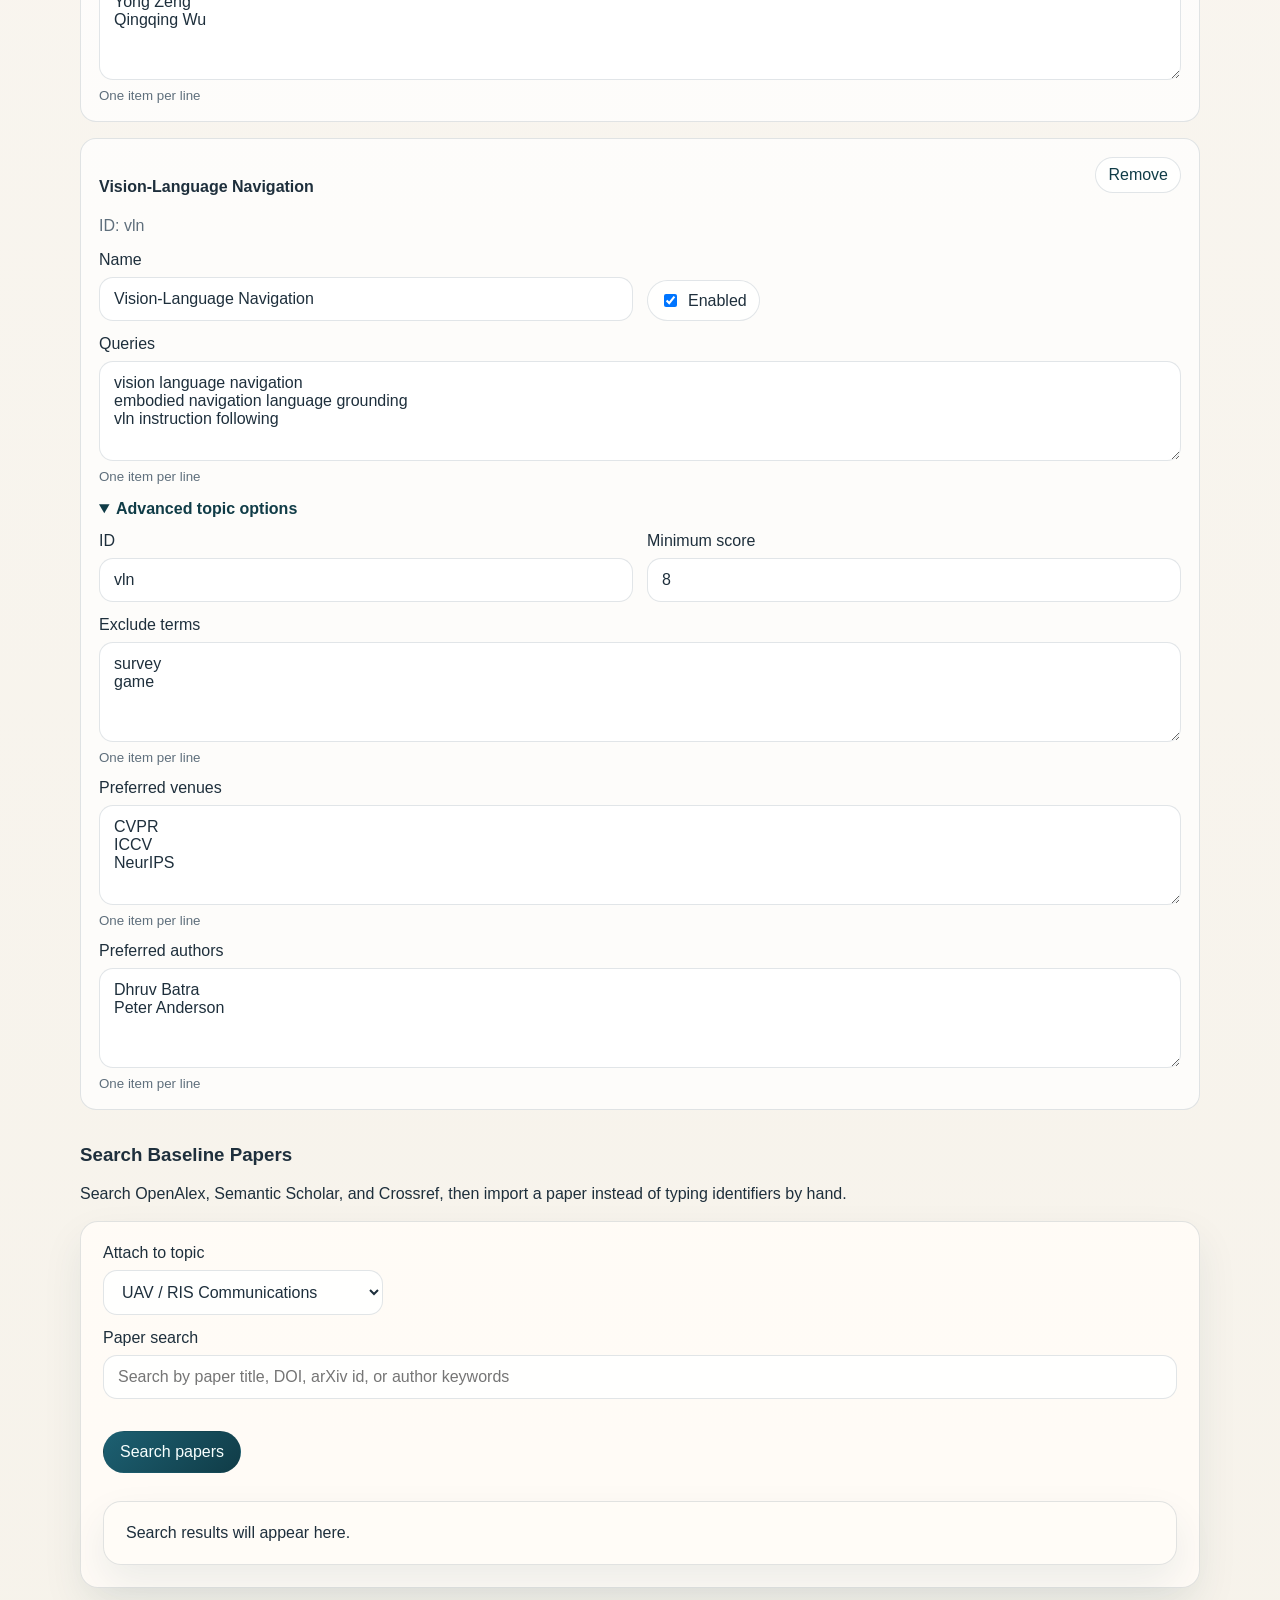
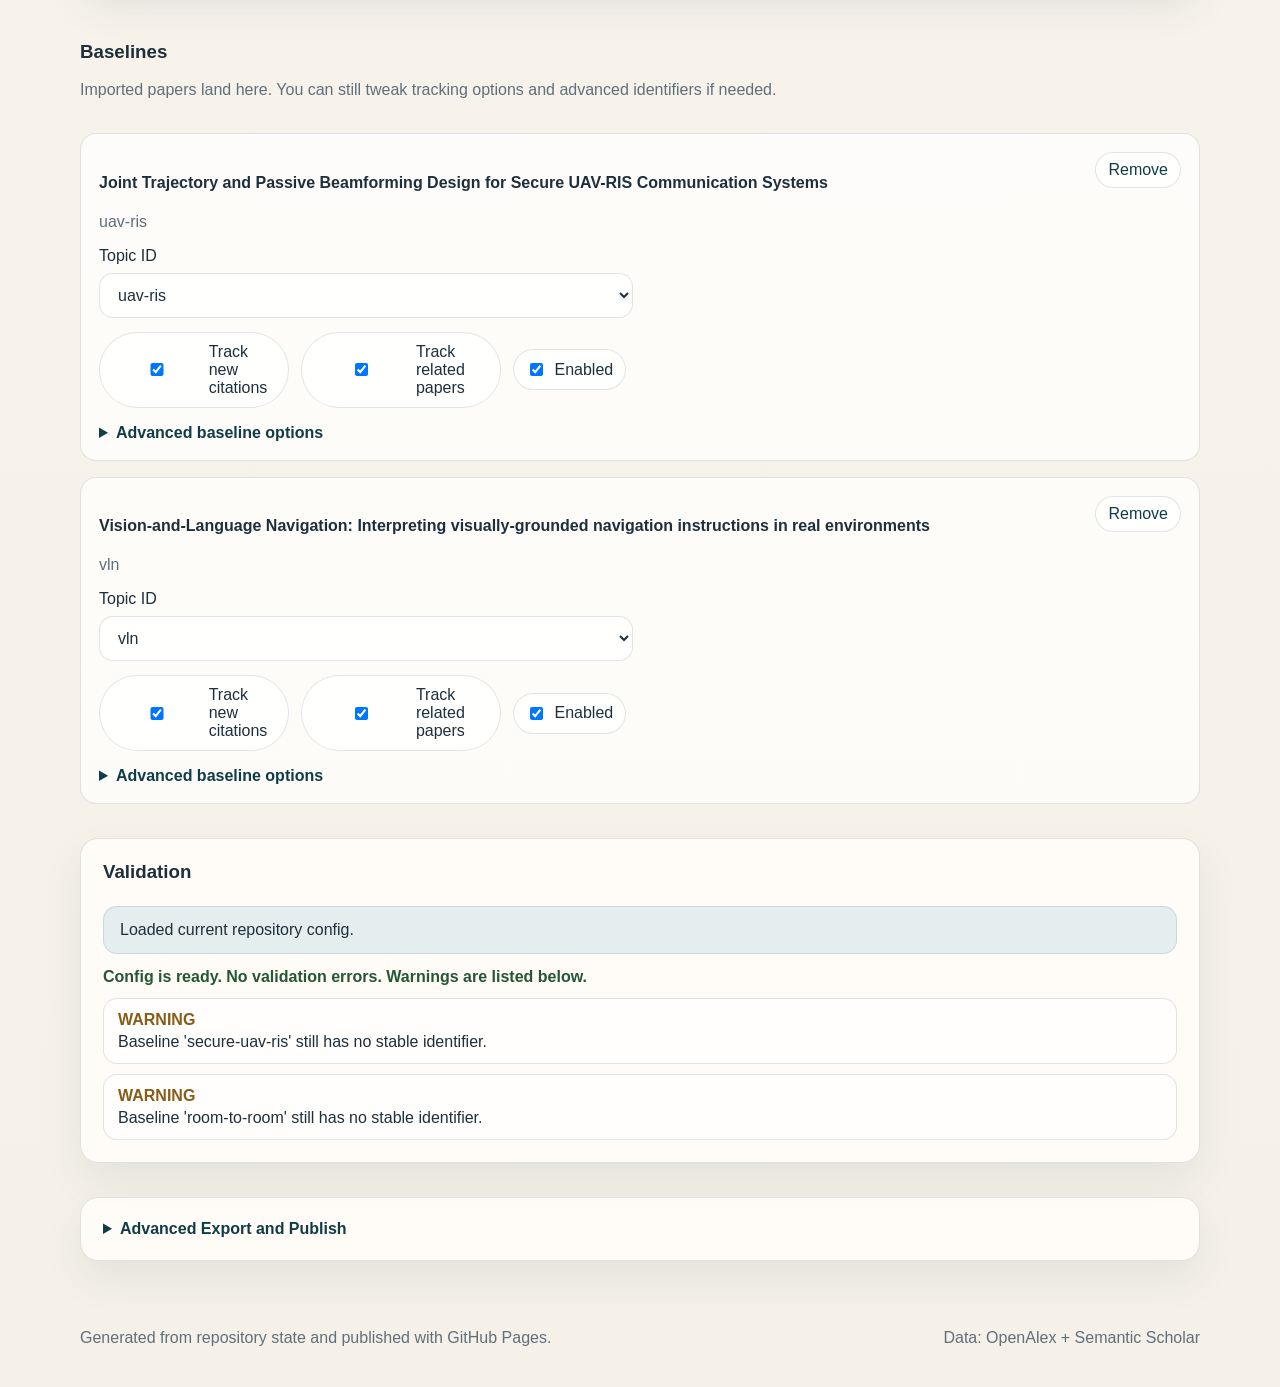
<file: docs/config.html>
<!doctype html>
<html lang="en">
  <head>
    <meta charset="utf-8">
    <meta name="viewport" content="width=device-width, initial-scale=1">
    <title>Research Radar</title>
    <link rel="stylesheet" href="assets/styles.css">
  </head>
  <body>
    <header class="site-header">
      <div class="shell">
        <div class="brand-row">
          <div>
            <p class="eyebrow" data-i18n="header.eyebrow">Research Intel Radar</p>
            <h1 class="brand-title">research-radar</h1>
            <p class="brand-subtitle" data-i18n="header.subtitle">Incremental literature tracking for topics, baseline citations, and related work.</p>
          </div>
          <div class="header-tools">
            <div class="language-switcher" role="group" aria-label="Language switcher">
              <button type="button" class="lang-button" data-lang-switch="en">EN</button>
              <button type="button" class="lang-button" data-lang-switch="zh">中文</button>
            </div>
            <div class="meta-card">
              <p class="meta-label" data-i18n="header.latest_report">Latest report</p>
              <p class="meta-value">
                
                2026-11-28
                
              </p>
            </div>
          </div>
        </div>
        <nav class="nav">
          <a href="index.html" data-i18n="nav.home">Home</a>
          <a href="topics.html" data-i18n="nav.topics">Topics</a>
          <a href="baselines.html" data-i18n="nav.baselines">Baselines</a>
          <a href="config.html" data-i18n="nav.config">Config</a>
          <a href="reports.html" data-i18n="nav.reports">Reports</a>
          <a href="about.html" data-i18n="nav.about">About</a>
        </nav>
      </div>
    </header>

    <main class="shell">
      
<section class="content-section">
  <div class="section-heading">
    <h2 data-i18n="config.title">Config Studio</h2>
    <p data-i18n="config.description">Set up topics and baseline papers with a search-first workflow designed for non-technical users.</p>
  </div>

  <article class="panel onboarding-panel">
    <div class="panel-head">
      <div>
        <h3 data-i18n="config.quickstart_title">Quick Start</h3>
        <p class="muted" data-i18n="config.quickstart_desc">You only need to decide what to track. The page can search papers and fill most identifiers for you.</p>
      </div>
    </div>
    <ol class="simple-steps">
      <li data-i18n="config.step_topics">Create one or more topics with a name and a few search phrases.</li>
      <li data-i18n="config.step_search">Search for a baseline paper by title, DOI, arXiv id, or author keywords.</li>
      <li data-i18n="config.step_import">Pick a search result to import it as a baseline automatically.</li>
      <li data-i18n="config.step_publish">When everything looks right, download YAML or commit the config back to GitHub in the advanced section.</li>
    </ol>
  </article>

  <section class="content-section">
    <div class="section-heading">
      <div class="panel-head">
        <div>
          <h3 data-i18n="config.topics_title">Topics</h3>
          <p class="muted" data-i18n="config.topics_desc">Keep this simple: a topic name and a few queries are enough to start.</p>
        </div>
        <button type="button" class="secondary-button" id="config-add-topic" data-i18n="config.add_topic">Add topic</button>
      </div>
    </div>
    <div id="topics-editor" class="config-card-list"></div>
  </section>

  <section class="content-section">
    <div class="section-heading">
      <h3 data-i18n="config.search_title">Search Baseline Papers</h3>
      <p data-i18n="config.search_desc">Search OpenAlex, Semantic Scholar, and Crossref, then import a paper instead of typing identifiers by hand.</p>
    </div>
    <article class="panel">
      <div class="config-search-grid">
        <label class="field">
          <span data-i18n="config.search_topic">Attach to topic</span>
          <select id="config-search-topic"></select>
        </label>
        <label class="field span-2">
          <span data-i18n="config.search_query_label">Paper search</span>
          <input type="search" id="config-search-query" autocomplete="off" data-i18n-placeholder="config.search_placeholder" placeholder="Search by paper title, DOI, arXiv id, or author keywords">
        </label>
        <div class="config-action-row">
          <button type="button" class="primary-button" id="config-search-button" data-i18n="config.search_button">Search papers</button>
        </div>
      </div>
      <p id="config-search-status" class="search-status muted"></p>
      <ul id="config-search-issues" class="validation-list compact"></ul>
      <div id="config-search-results" class="config-search-results"></div>
    </article>
  </section>

  <section class="content-section">
    <div class="section-heading">
      <div class="panel-head">
        <div>
          <h3 data-i18n="config.baselines_title">Selected Baselines</h3>
          <p class="muted" data-i18n="config.baselines_desc">Imported papers land here. You can still tweak tracking options and advanced identifiers if needed.</p>
        </div>
      </div>
    </div>
    <div id="baselines-editor" class="config-card-list"></div>
  </section>

  <section class="content-section">
    <article class="panel">
      <div class="panel-head">
        <h3 data-i18n="config.validation_title">Validation</h3>
      </div>
      <div id="config-runtime-status" class="status-banner info"></div>
      <p id="config-validation-summary" class="validation-summary"></p>
      <ul id="config-validation-list" class="validation-list"></ul>
    </article>
  </section>

  <details class="panel details-panel">
    <summary>
      <span data-i18n="config.advanced_title">Advanced Export and Publish</span>
    </summary>
    <div class="advanced-content">
      <p class="muted" data-i18n="config.advanced_desc">Use this section when you want raw YAML files or want to commit the updated config back to GitHub.</p>

      <div class="grid two-up">
        <article class="panel nested-panel">
          <div class="panel-head">
            <div>
              <h4 data-i18n="config.local_title">Local Export</h4>
              <p class="muted" data-i18n="config.local_desc">Drafts are autosaved in this browser. You can reset back to the repository snapshot at any time.</p>
            </div>
          </div>
          <div class="config-action-row">
            <button type="button" class="secondary-button" id="config-reset" data-i18n="config.reset_button">Reset to repository snapshot</button>
            <button type="button" class="primary-button" id="config-download-topics" data-i18n="config.download_topics">Download topics.yaml</button>
            <button type="button" class="primary-button" id="config-download-baselines" data-i18n="config.download_baselines">Download baselines.yaml</button>
          </div>
        </article>

        <article class="panel nested-panel">
          <div class="panel-head">
            <div>
              <h4 data-i18n="config.github_title">Commit Back to GitHub</h4>
              <p class="muted" data-i18n="config.github_desc">Optional: use a Personal Access Token in this browser session to commit both config files back to the repository.</p>
            </div>
          </div>
          <div class="config-form-grid compact">
            <label class="field">
              <span data-i18n="config.owner">Repository owner</span>
              <input type="text" id="config-repo-owner" autocomplete="off">
            </label>
            <label class="field">
              <span data-i18n="config.repo">Repository name</span>
              <input type="text" id="config-repo-name" autocomplete="off">
            </label>
            <label class="field">
              <span data-i18n="config.branch">Branch</span>
              <input type="text" id="config-repo-branch" autocomplete="off">
            </label>
            <label class="field">
              <span data-i18n="config.commit_message">Commit message</span>
              <input type="text" id="config-commit-message" autocomplete="off">
            </label>
            <label class="field span-2">
              <span data-i18n="config.token">GitHub token</span>
              <input type="password" id="config-repo-token" autocomplete="off">
              <small class="muted" data-i18n="config.token_hint">The token is only used in this tab and is never stored in localStorage.</small>
            </label>
          </div>
          <div class="config-action-row">
            <button type="button" class="primary-button" id="config-push" data-i18n="config.push_button">Commit topics.yaml and baselines.yaml</button>
          </div>
        </article>
      </div>

      <div class="grid two-up">
        <article class="panel nested-panel">
          <h4 data-i18n="config.topics_yaml">topics.yaml preview</h4>
          <pre id="topics-yaml-preview" class="code-preview"></pre>
        </article>
        <article class="panel nested-panel">
          <h4 data-i18n="config.baselines_yaml">baselines.yaml preview</h4>
          <pre id="baselines-yaml-preview" class="code-preview"></pre>
        </article>
      </div>
    </div>
  </details>
</section>

<script id="config-bootstrap" type="application/json">{"baselines": [{"enabled": true, "id": "secure-uav-ris", "title": "Joint Trajectory and Passive Beamforming Design for Secure UAV-RIS Communication Systems", "topic_id": "uav-ris", "track_new_citations": true, "track_related": true}, {"enabled": true, "id": "room-to-room", "title": "Vision-and-Language Navigation: Interpreting visually-grounded navigation instructions in real environments", "topic_id": "vln", "track_new_citations": true, "track_related": true}], "meta": {"baselines_path": "config/baselines.yaml", "editing_mode": "browser", "topics_path": "config/topics.yaml"}, "schema_version": 1, "topics": [{"enabled": true, "exclude": ["patent", "underwater"], "id": "uav-ris", "min_score": 8.0, "name": "UAV / RIS Communications", "preferred_authors": ["Yong Zeng", "Qingqing Wu"], "preferred_venues": ["IEEE Transactions on Wireless Communications", "IEEE Journal on Selected Areas in Communications"], "queries": ["uav reconfigurable intelligent surface", "drone ris wireless communication", "aerial intelligent reflecting surface"]}, {"enabled": true, "exclude": ["survey", "game"], "id": "vln", "min_score": 8.0, "name": "Vision-Language Navigation", "preferred_authors": ["Dhruv Batra", "Peter Anderson"], "preferred_venues": ["CVPR", "ICCV", "NeurIPS"], "queries": ["vision language navigation", "embodied navigation language grounding", "vln instruction following"]}]}</script>

    </main>

    <footer class="site-footer">
      <div class="shell footer-row">
        <span data-i18n="footer.generated">Generated from repository state and published with GitHub Pages.</span>
        <span data-i18n="footer.data_sources">Data: OpenAlex + Semantic Scholar</span>
      </div>
    </footer>
    <script src="assets/app.js"></script>
    
<script src="assets/config_studio.js"></script>

  </body>
</html>
</file>
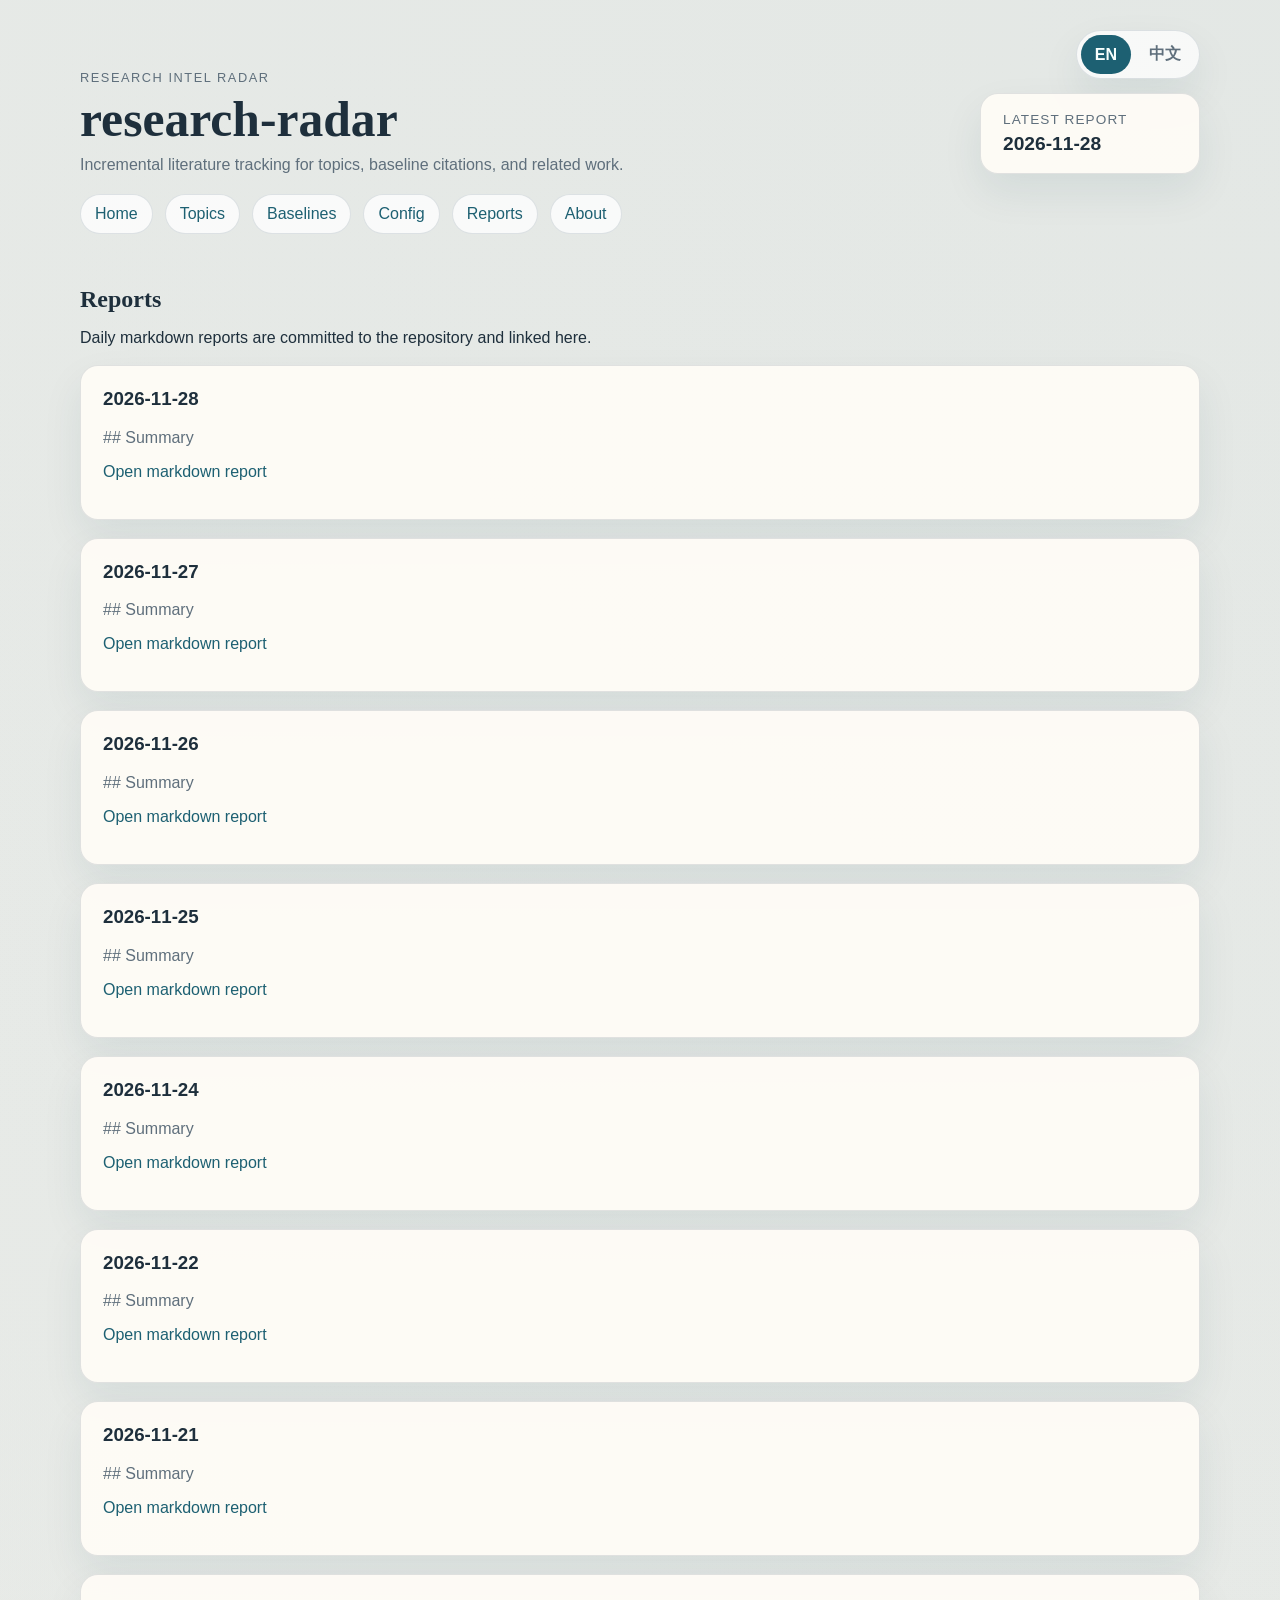
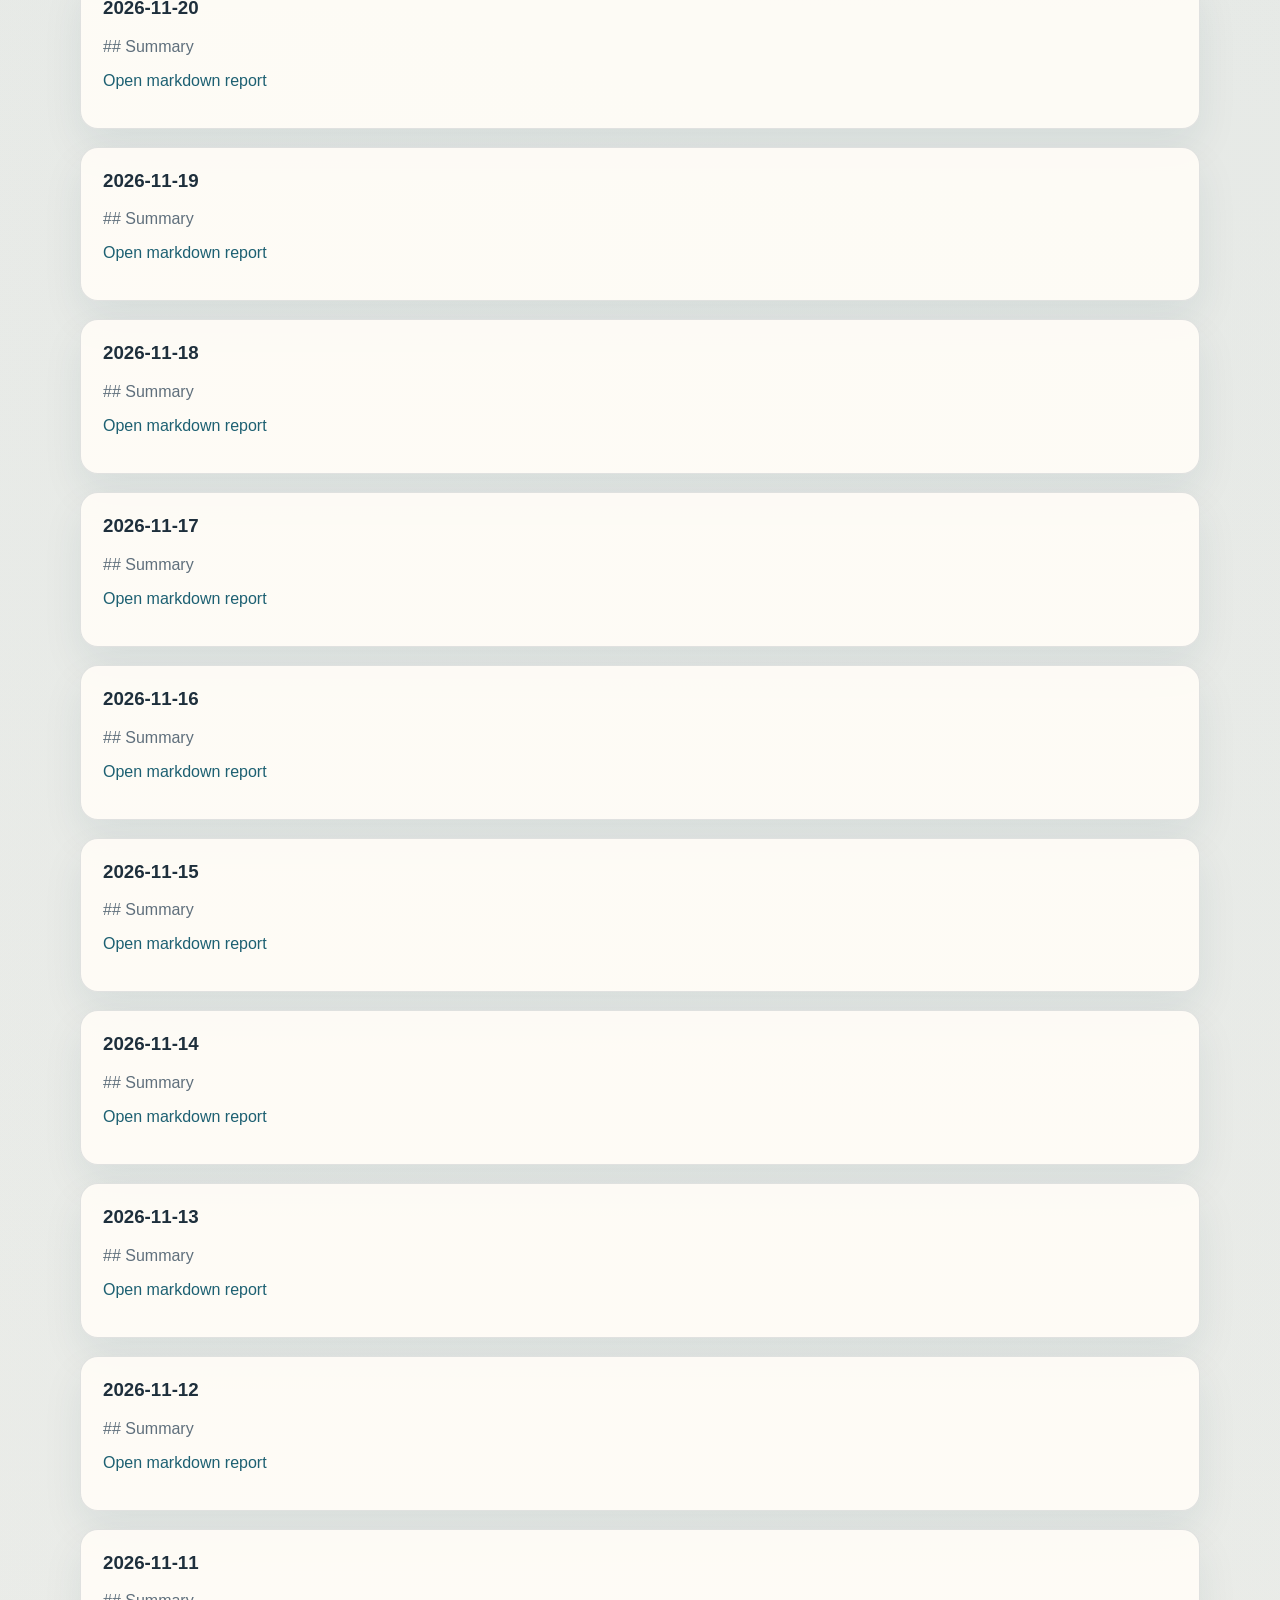
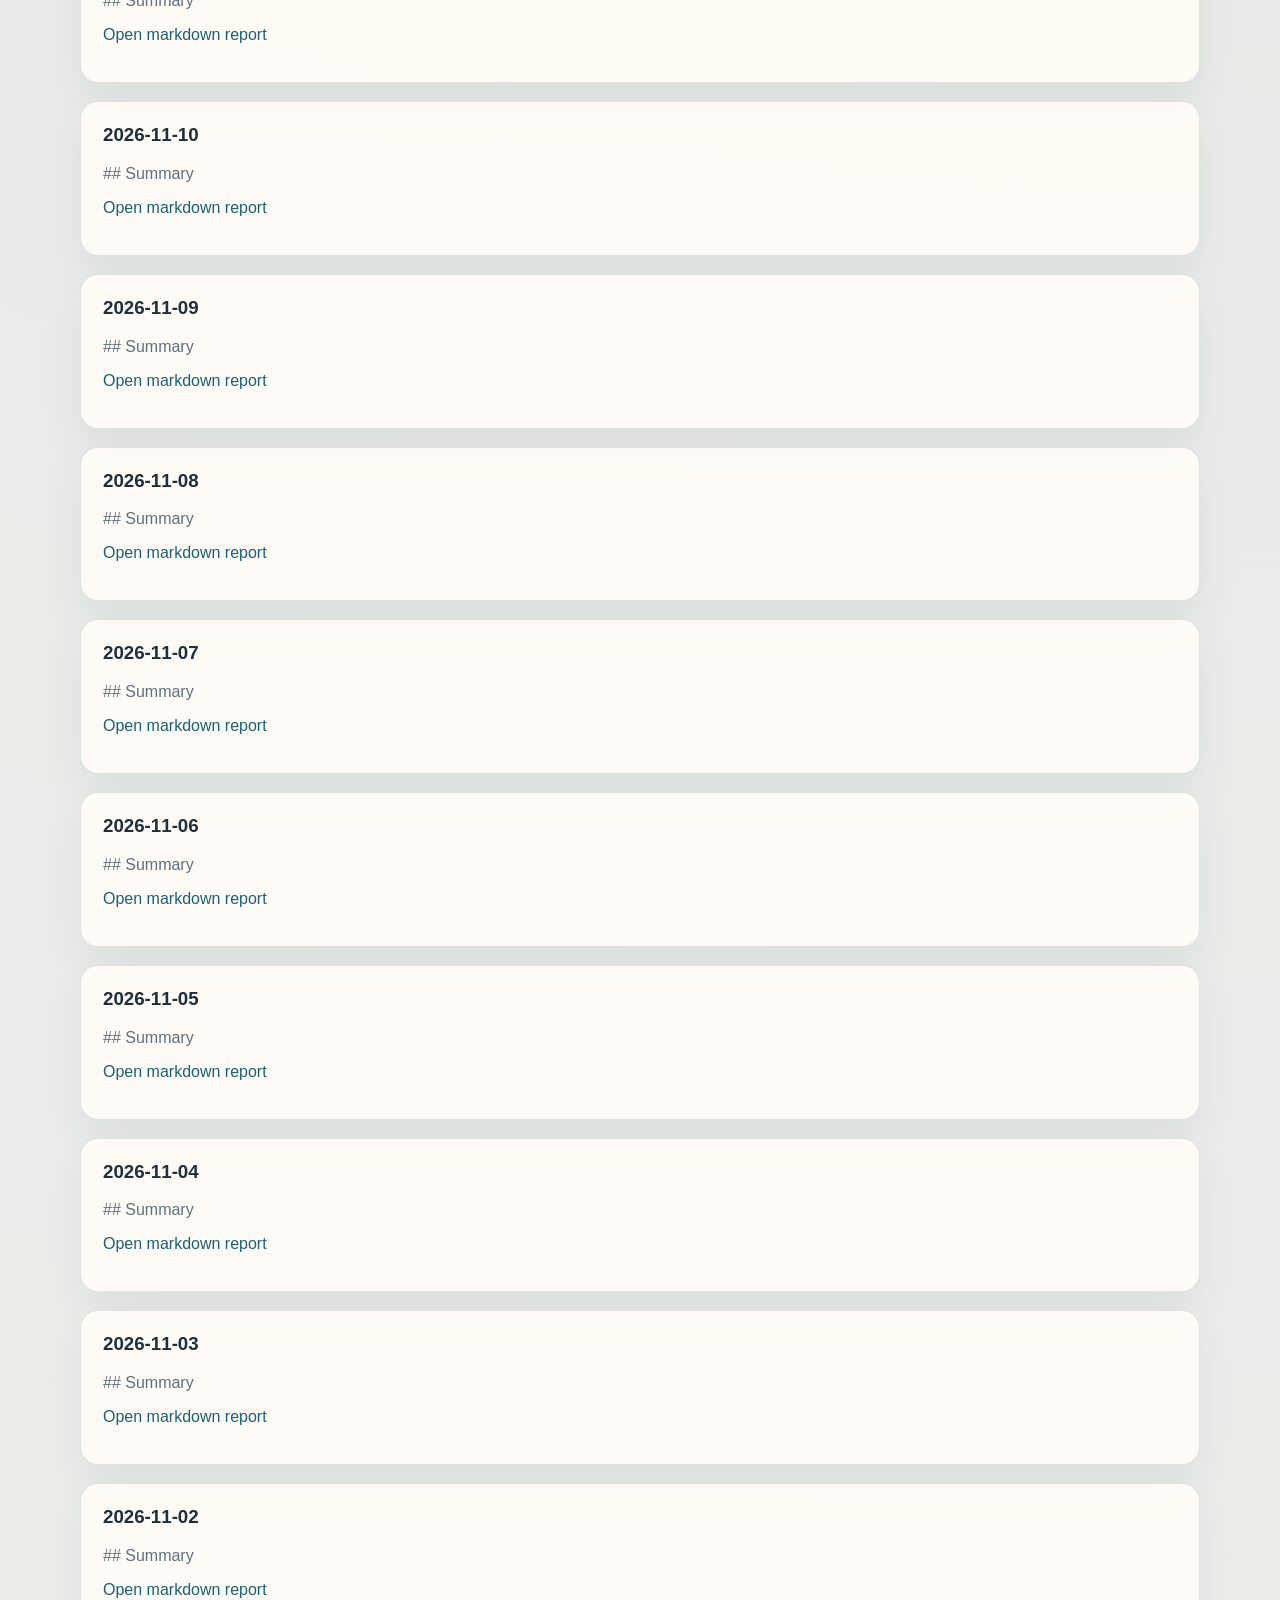
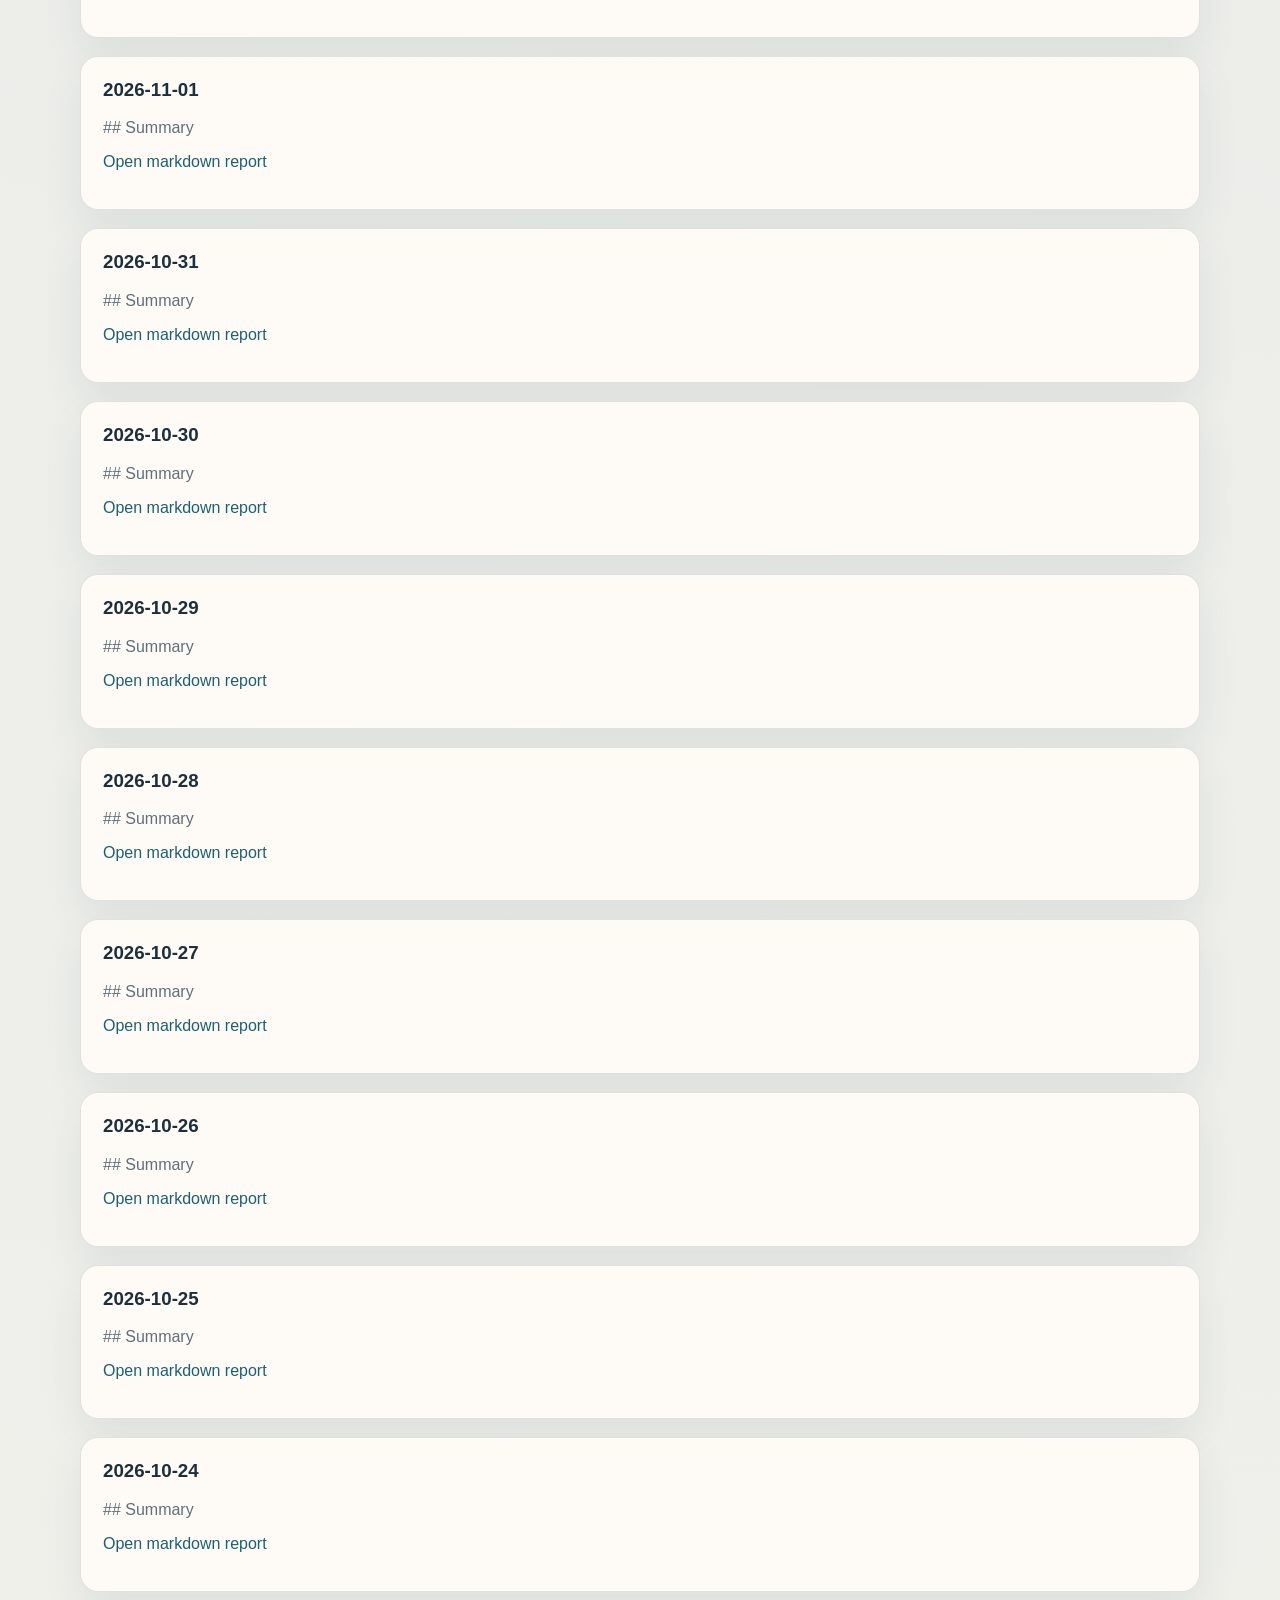
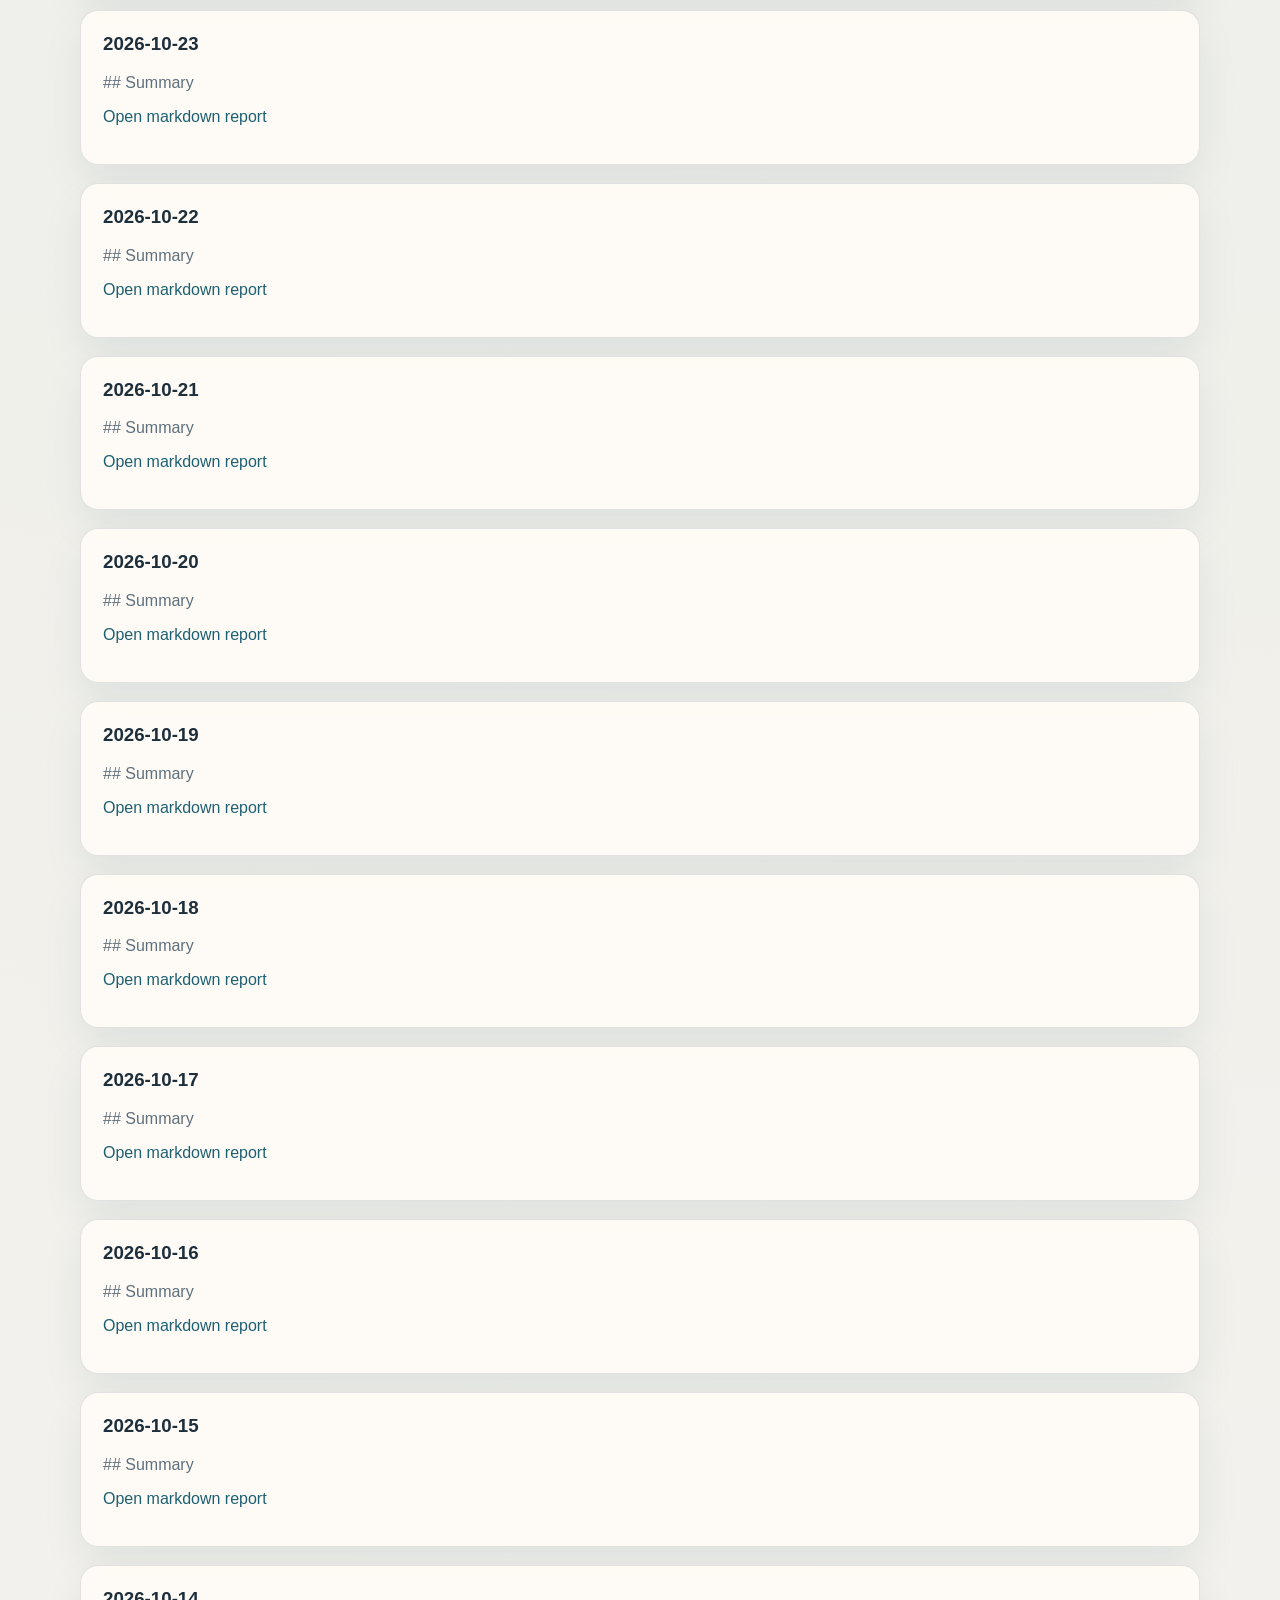
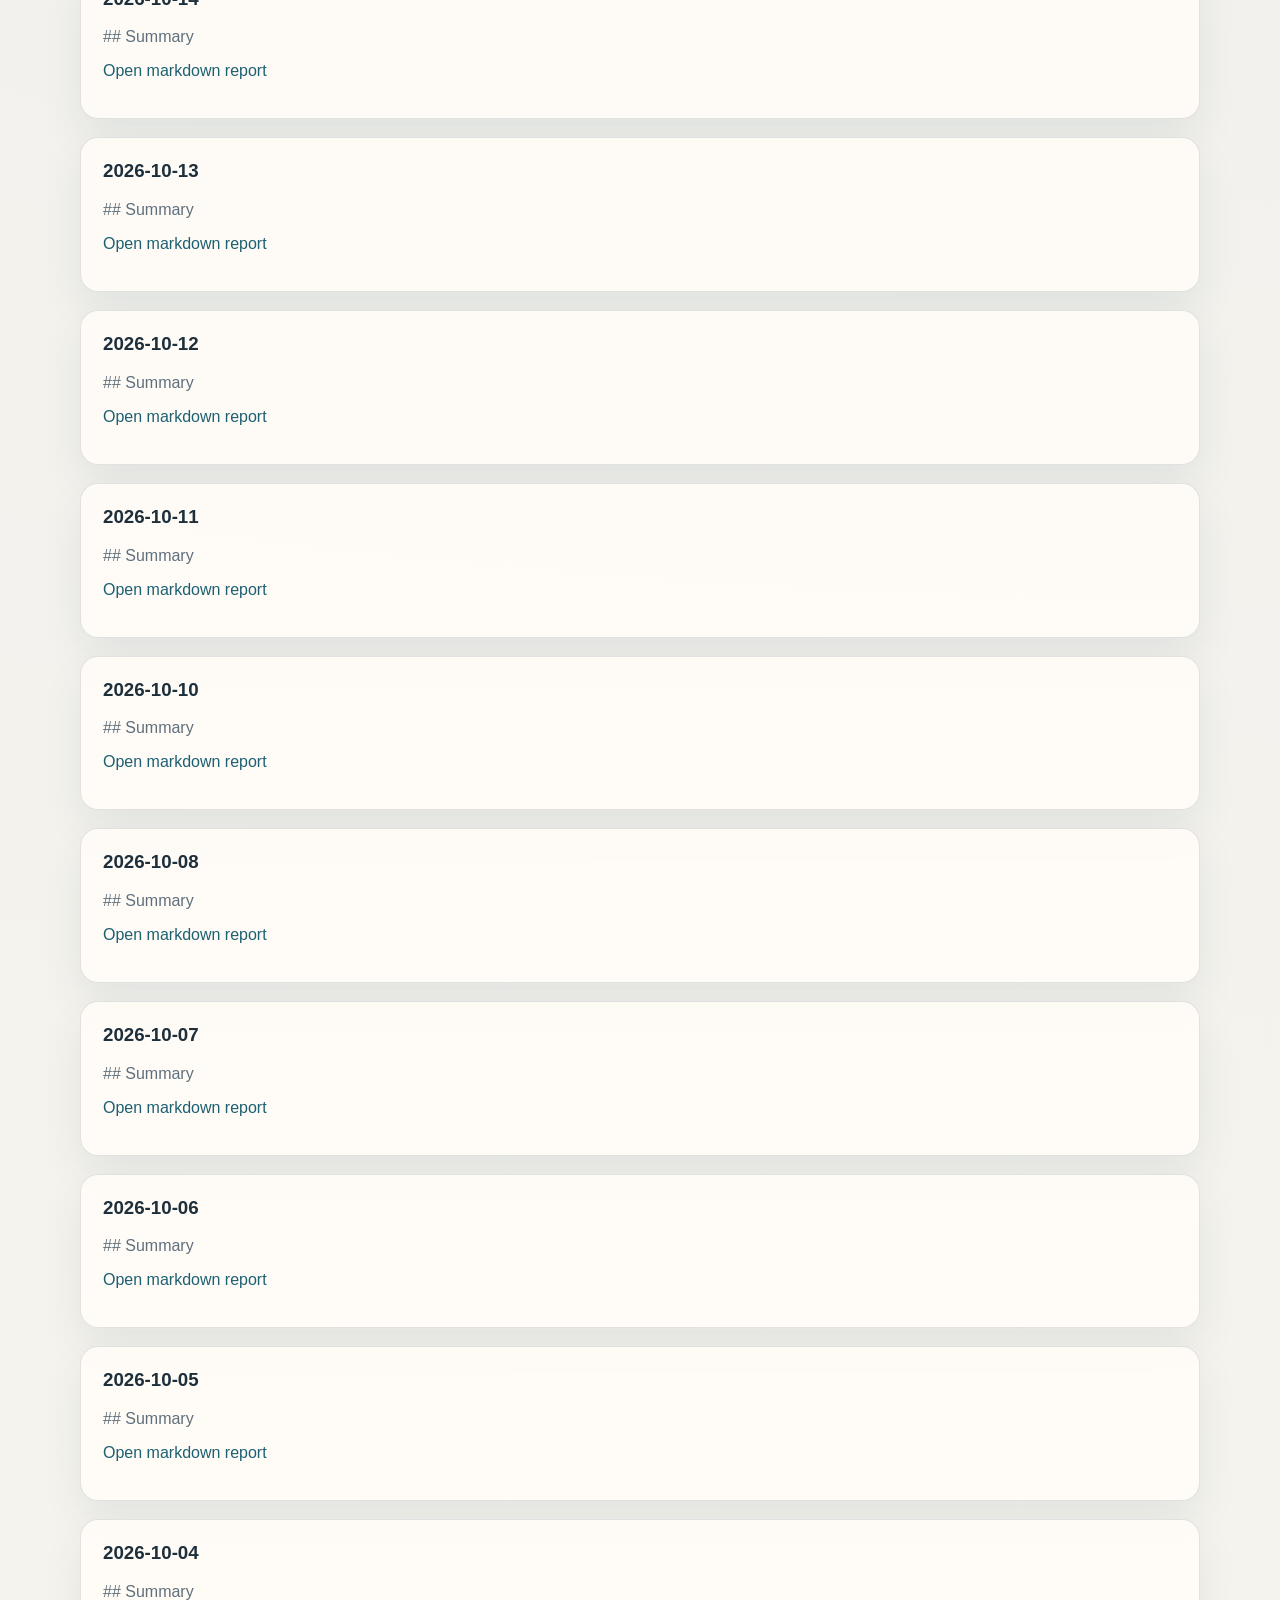
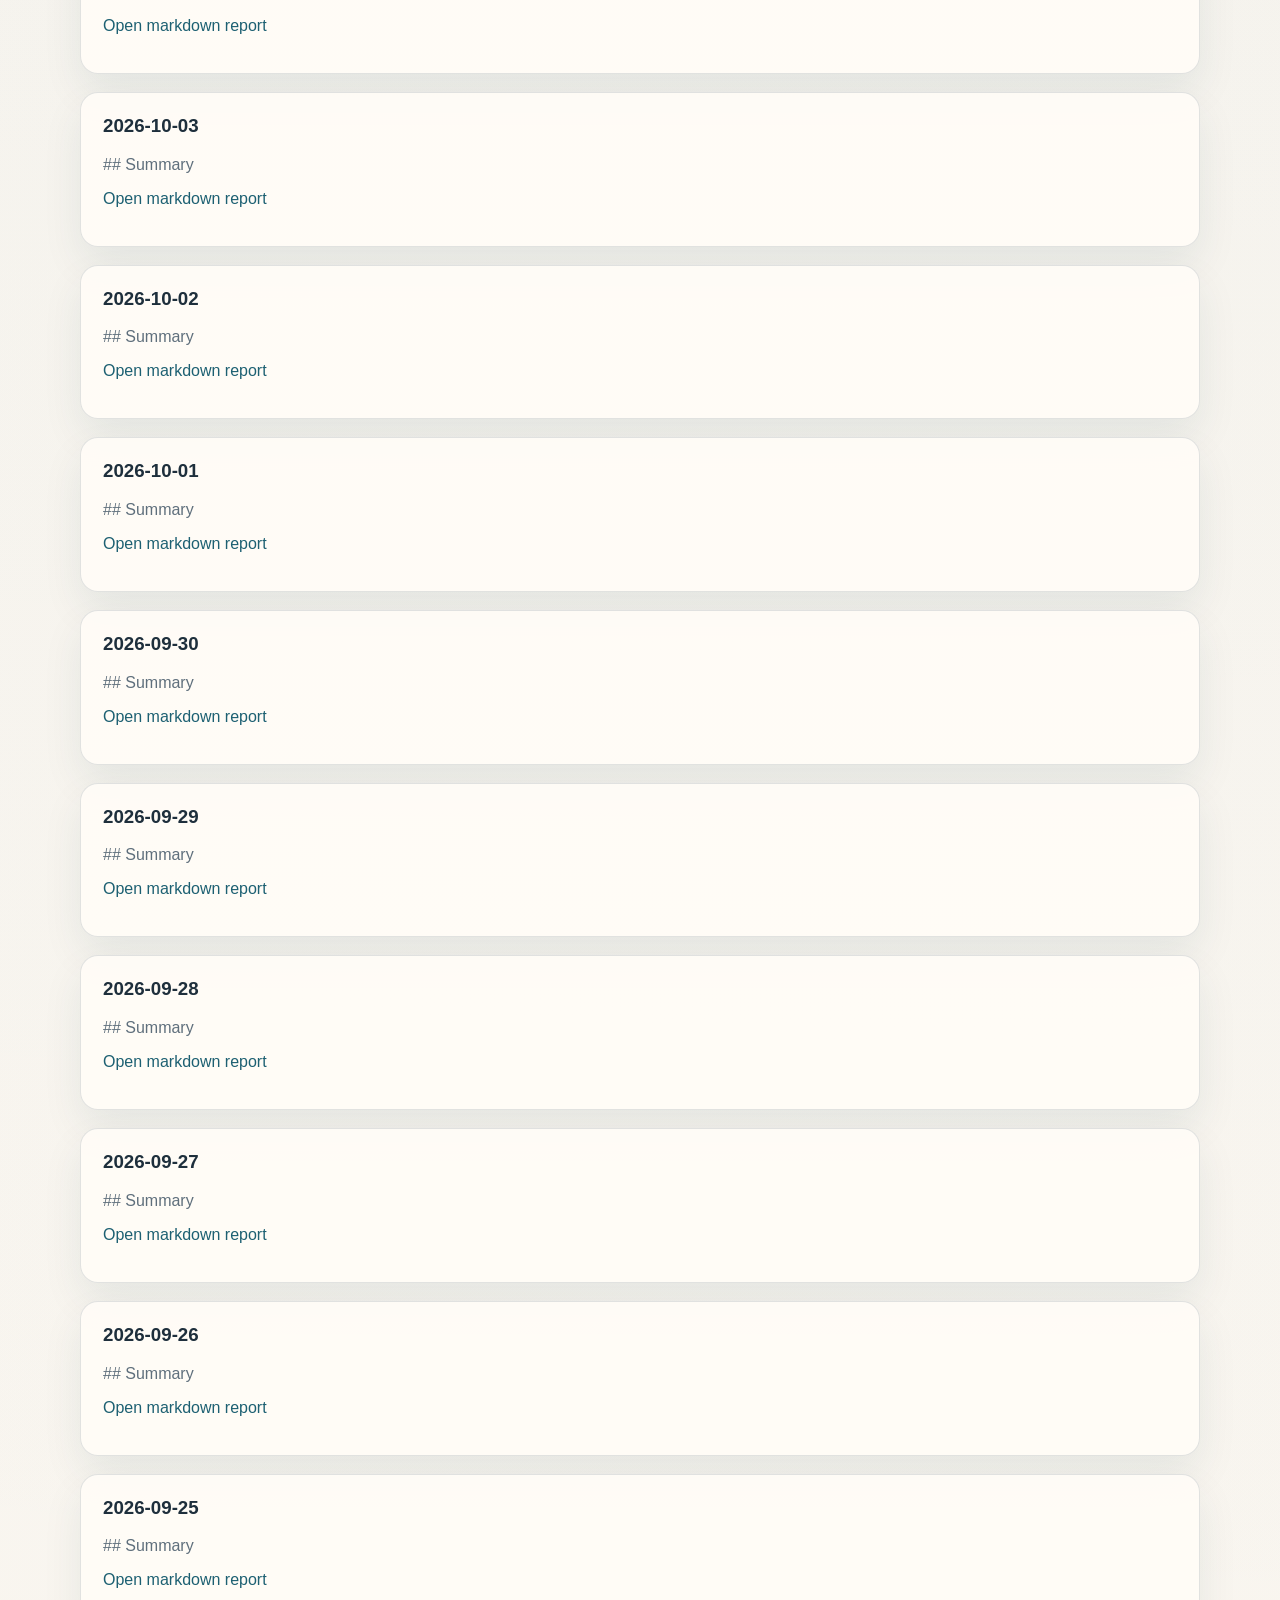
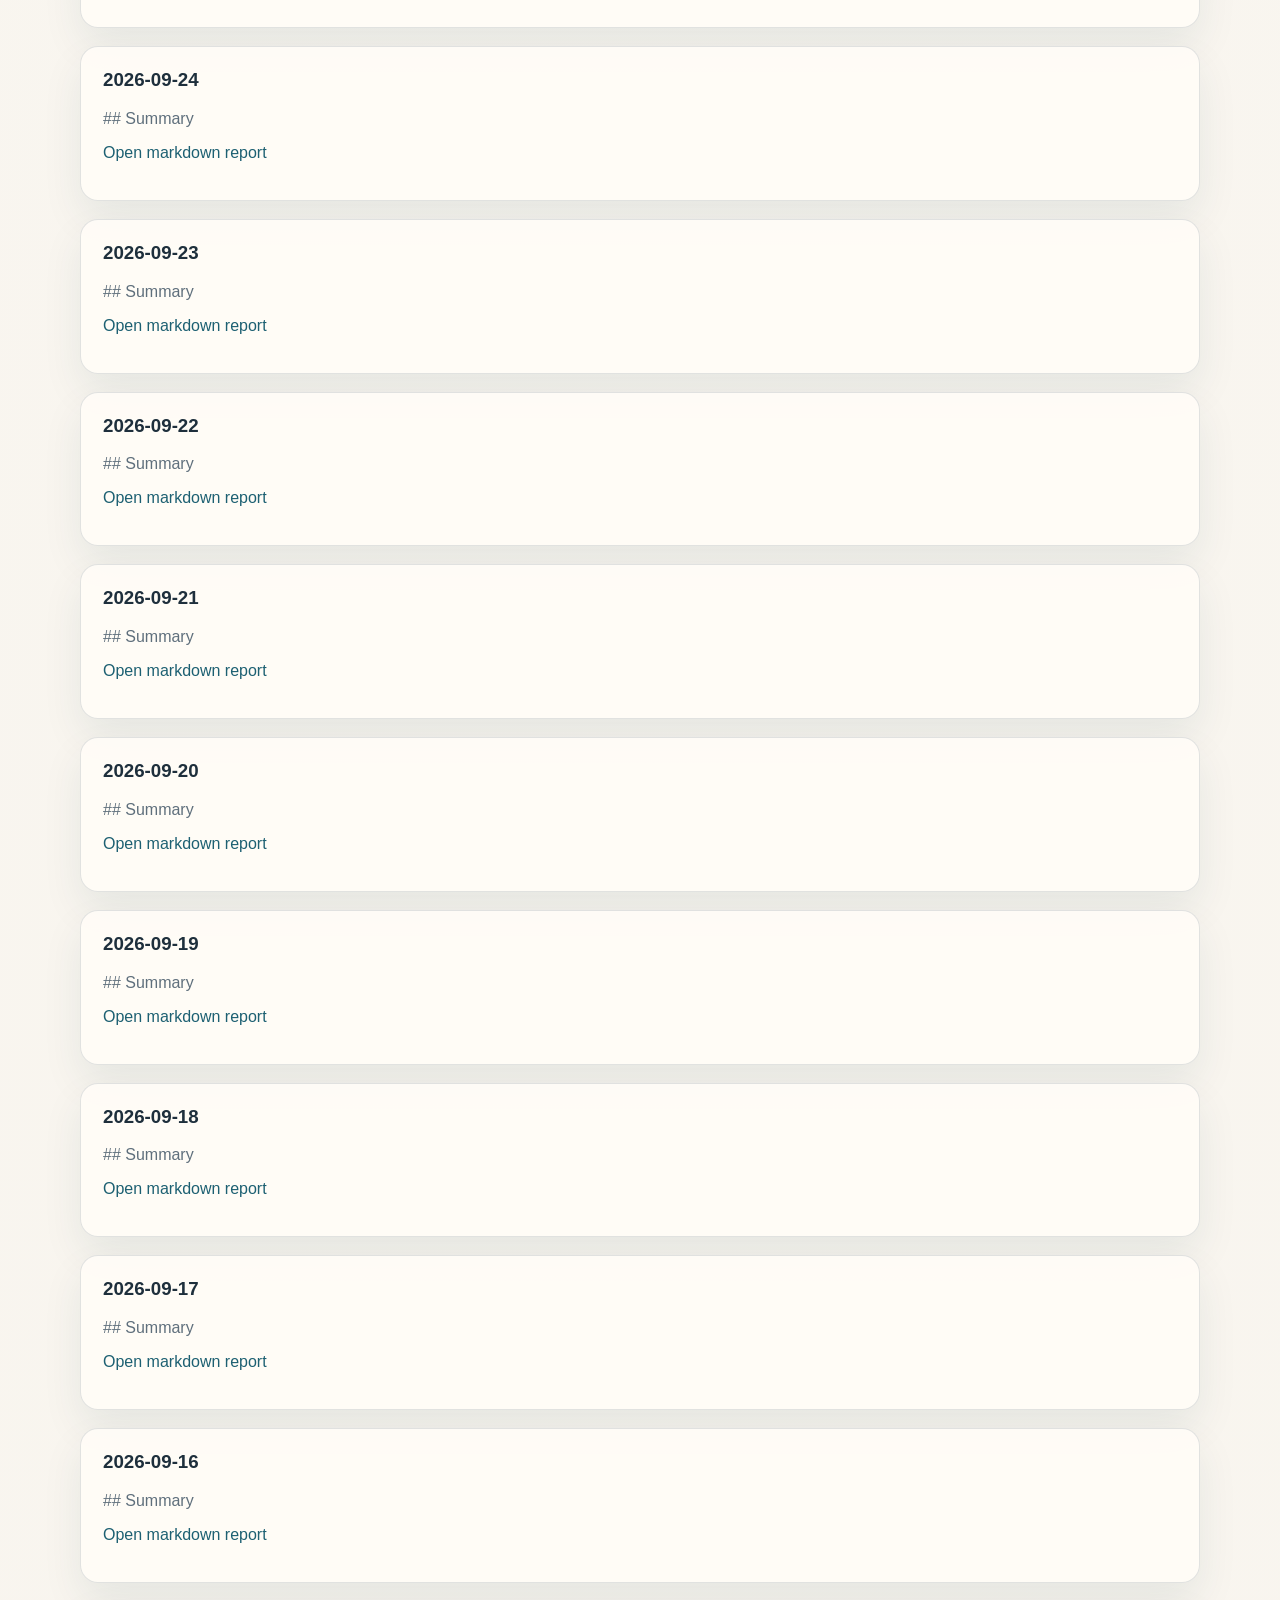
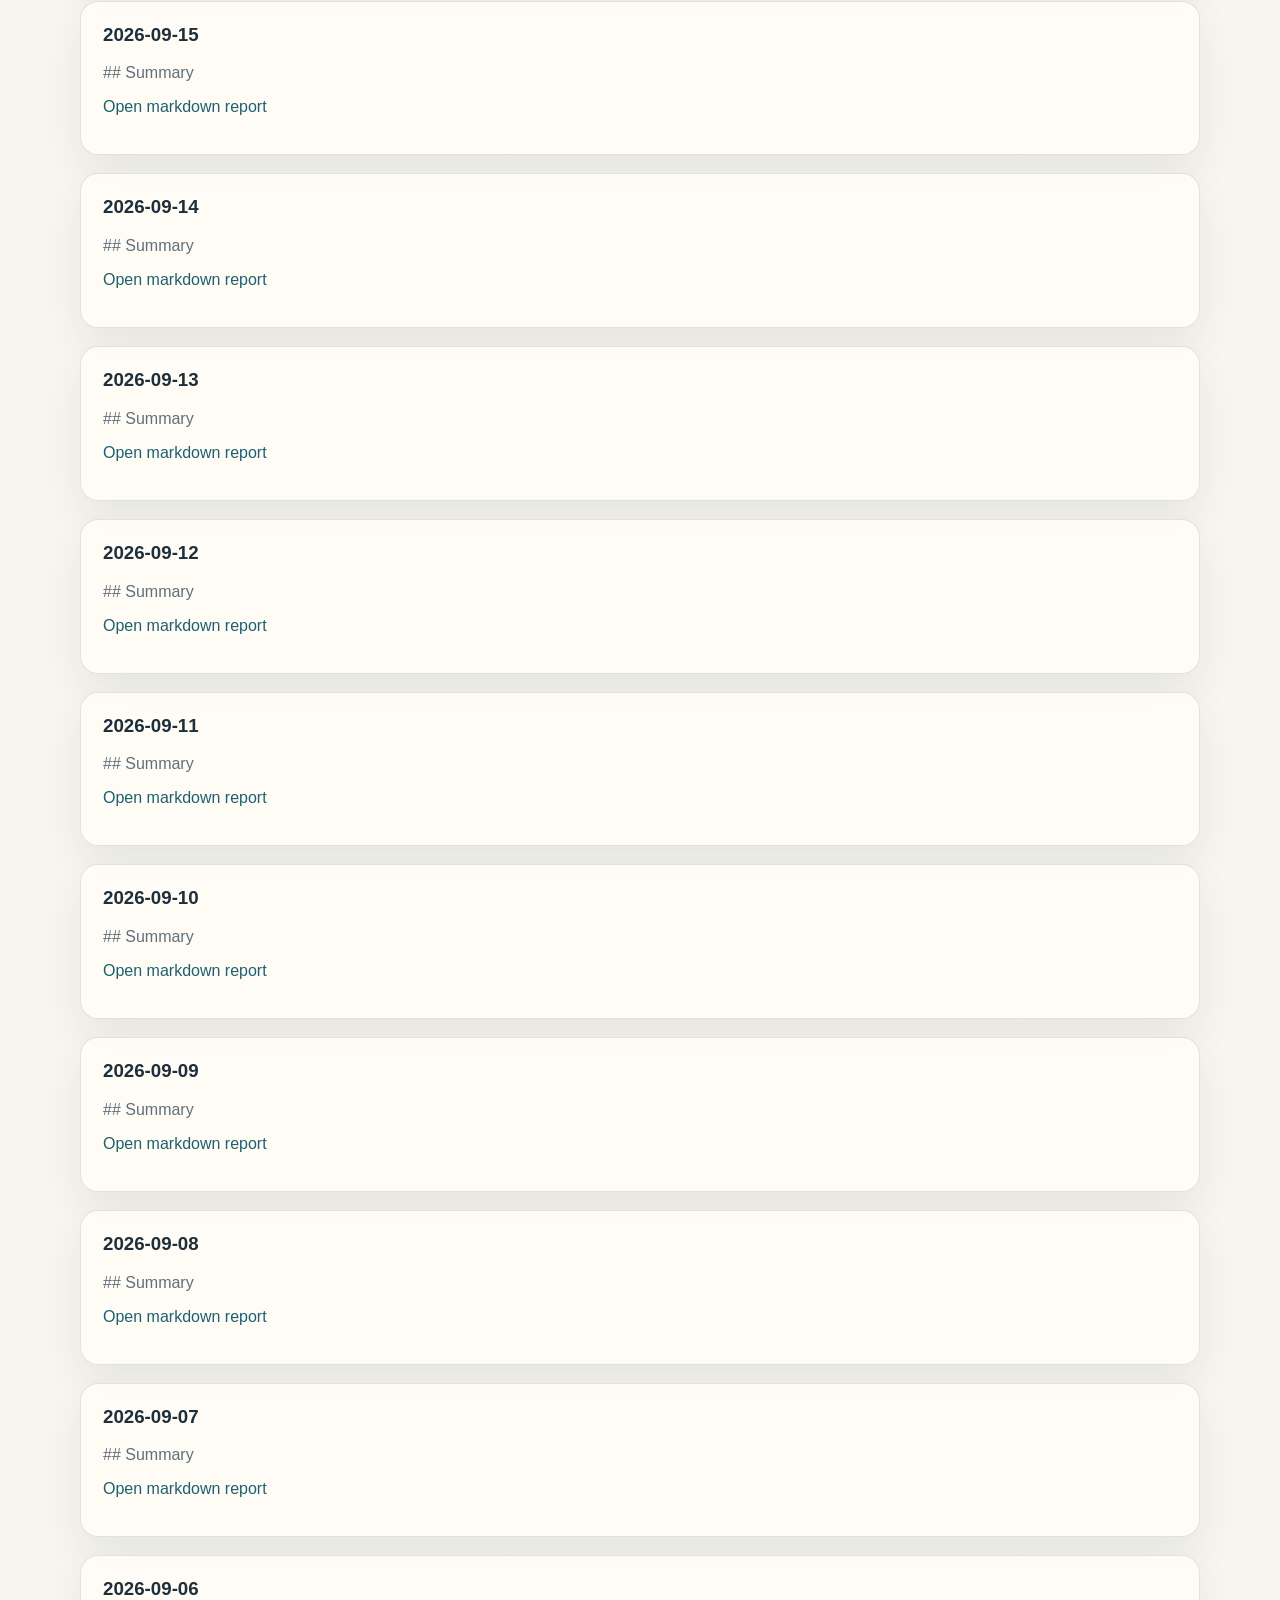
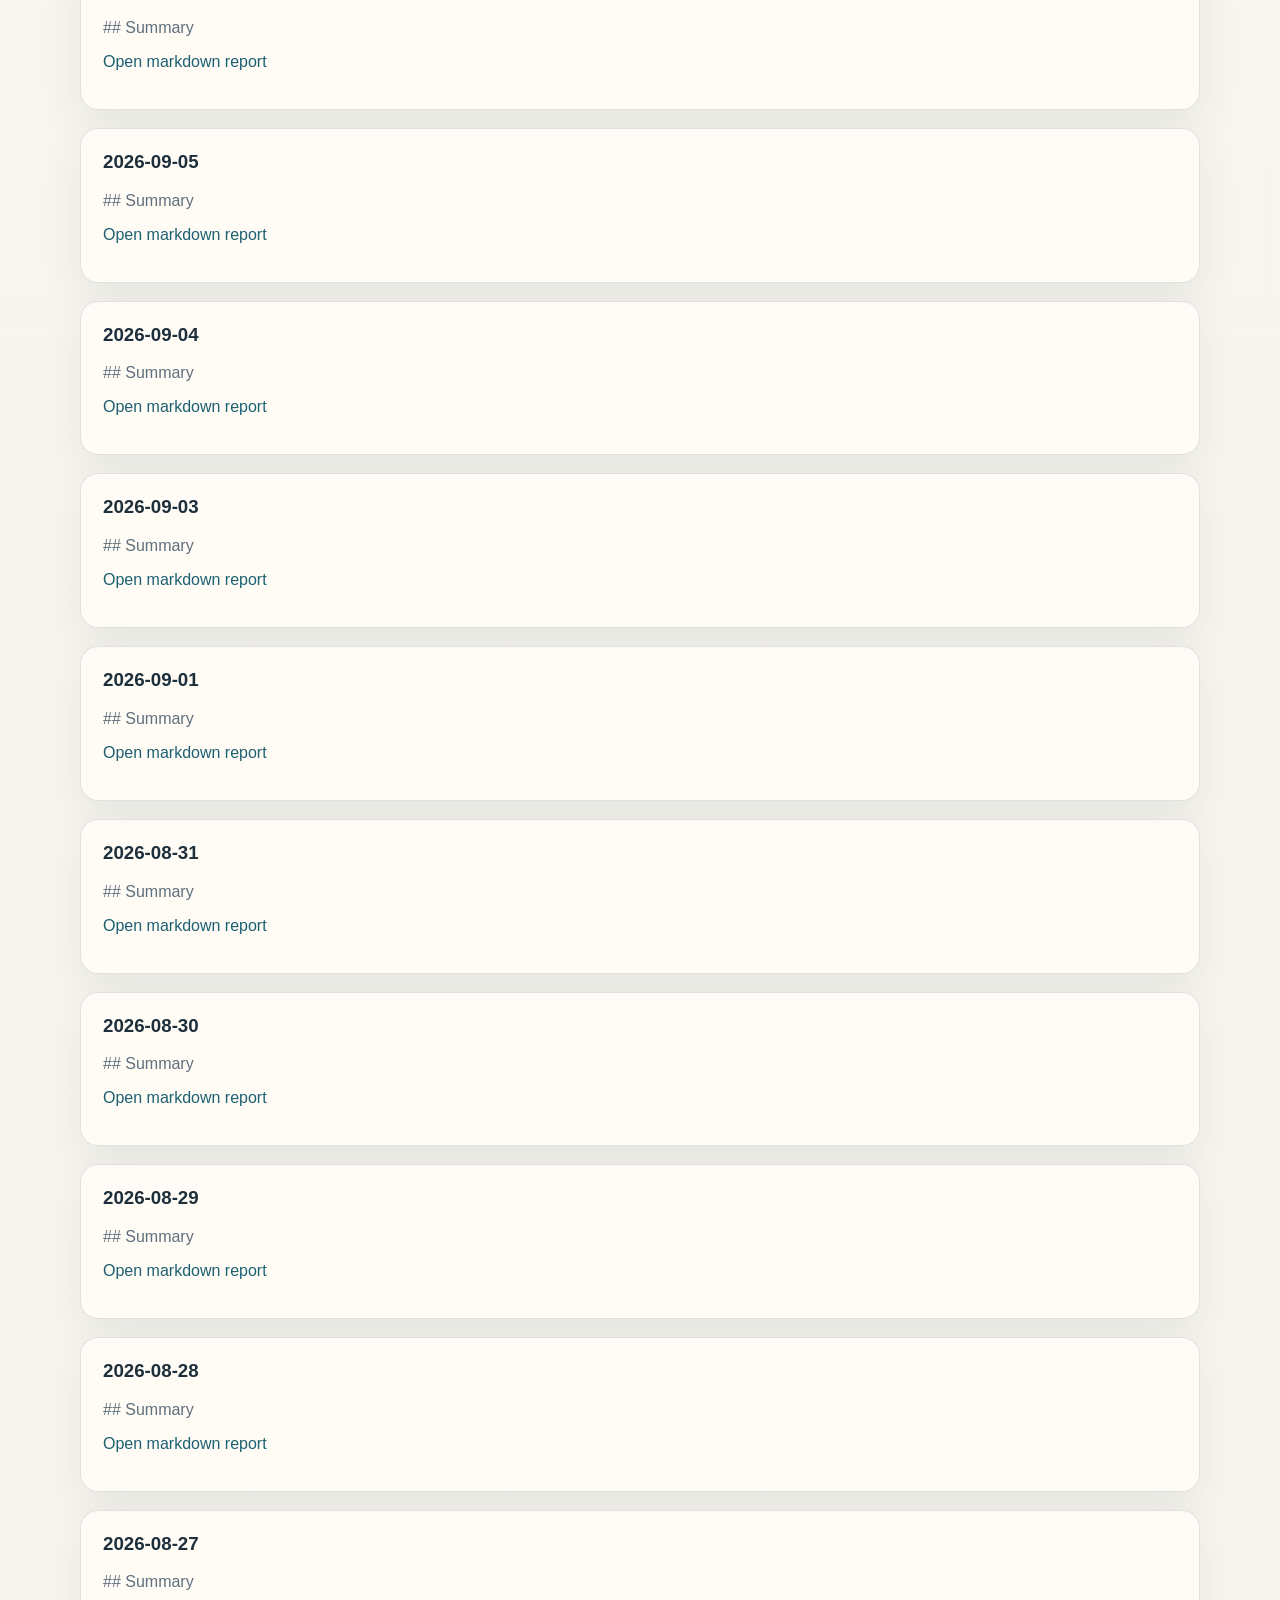
<file: docs/reports.html>
<!doctype html>
<html lang="en">
  <head>
    <meta charset="utf-8">
    <meta name="viewport" content="width=device-width, initial-scale=1">
    <title>Research Radar</title>
    <link rel="stylesheet" href="assets/styles.css">
  </head>
  <body>
    <header class="site-header">
      <div class="shell">
        <div class="brand-row">
          <div>
            <p class="eyebrow" data-i18n="header.eyebrow">Research Intel Radar</p>
            <h1 class="brand-title">research-radar</h1>
            <p class="brand-subtitle" data-i18n="header.subtitle">Incremental literature tracking for topics, baseline citations, and related work.</p>
          </div>
          <div class="header-tools">
            <div class="language-switcher" role="group" aria-label="Language switcher">
              <button type="button" class="lang-button" data-lang-switch="en">EN</button>
              <button type="button" class="lang-button" data-lang-switch="zh">中文</button>
            </div>
            <div class="meta-card">
              <p class="meta-label" data-i18n="header.latest_report">Latest report</p>
              <p class="meta-value">
                
                2026-11-28
                
              </p>
            </div>
          </div>
        </div>
        <nav class="nav">
          <a href="index.html" data-i18n="nav.home">Home</a>
          <a href="topics.html" data-i18n="nav.topics">Topics</a>
          <a href="baselines.html" data-i18n="nav.baselines">Baselines</a>
          <a href="config.html" data-i18n="nav.config">Config</a>
          <a href="reports.html" data-i18n="nav.reports">Reports</a>
          <a href="about.html" data-i18n="nav.about">About</a>
        </nav>
      </div>
    </header>

    <main class="shell">
      
<section class="content-section">
  <div class="section-heading">
    <h2 data-i18n="reports.title">Reports</h2>
    <p data-i18n="reports.description">Daily markdown reports are committed to the repository and linked here.</p>
  </div>
  <div class="grid">
    
    <article class="panel">
      <h3>2026-11-28</h3>
      <p class="muted" data-report-preview="## Summary">
        
        ## Summary
        
      </p>
      <p><a href="reports/daily/2026-11-28.md" data-i18n="reports.open_report">Open markdown report</a></p>
    </article>
    
    <article class="panel">
      <h3>2026-11-27</h3>
      <p class="muted" data-report-preview="## Summary">
        
        ## Summary
        
      </p>
      <p><a href="reports/daily/2026-11-27.md" data-i18n="reports.open_report">Open markdown report</a></p>
    </article>
    
    <article class="panel">
      <h3>2026-11-26</h3>
      <p class="muted" data-report-preview="## Summary">
        
        ## Summary
        
      </p>
      <p><a href="reports/daily/2026-11-26.md" data-i18n="reports.open_report">Open markdown report</a></p>
    </article>
    
    <article class="panel">
      <h3>2026-11-25</h3>
      <p class="muted" data-report-preview="## Summary">
        
        ## Summary
        
      </p>
      <p><a href="reports/daily/2026-11-25.md" data-i18n="reports.open_report">Open markdown report</a></p>
    </article>
    
    <article class="panel">
      <h3>2026-11-24</h3>
      <p class="muted" data-report-preview="## Summary">
        
        ## Summary
        
      </p>
      <p><a href="reports/daily/2026-11-24.md" data-i18n="reports.open_report">Open markdown report</a></p>
    </article>
    
    <article class="panel">
      <h3>2026-11-22</h3>
      <p class="muted" data-report-preview="## Summary">
        
        ## Summary
        
      </p>
      <p><a href="reports/daily/2026-11-22.md" data-i18n="reports.open_report">Open markdown report</a></p>
    </article>
    
    <article class="panel">
      <h3>2026-11-21</h3>
      <p class="muted" data-report-preview="## Summary">
        
        ## Summary
        
      </p>
      <p><a href="reports/daily/2026-11-21.md" data-i18n="reports.open_report">Open markdown report</a></p>
    </article>
    
    <article class="panel">
      <h3>2026-11-20</h3>
      <p class="muted" data-report-preview="## Summary">
        
        ## Summary
        
      </p>
      <p><a href="reports/daily/2026-11-20.md" data-i18n="reports.open_report">Open markdown report</a></p>
    </article>
    
    <article class="panel">
      <h3>2026-11-19</h3>
      <p class="muted" data-report-preview="## Summary">
        
        ## Summary
        
      </p>
      <p><a href="reports/daily/2026-11-19.md" data-i18n="reports.open_report">Open markdown report</a></p>
    </article>
    
    <article class="panel">
      <h3>2026-11-18</h3>
      <p class="muted" data-report-preview="## Summary">
        
        ## Summary
        
      </p>
      <p><a href="reports/daily/2026-11-18.md" data-i18n="reports.open_report">Open markdown report</a></p>
    </article>
    
    <article class="panel">
      <h3>2026-11-17</h3>
      <p class="muted" data-report-preview="## Summary">
        
        ## Summary
        
      </p>
      <p><a href="reports/daily/2026-11-17.md" data-i18n="reports.open_report">Open markdown report</a></p>
    </article>
    
    <article class="panel">
      <h3>2026-11-16</h3>
      <p class="muted" data-report-preview="## Summary">
        
        ## Summary
        
      </p>
      <p><a href="reports/daily/2026-11-16.md" data-i18n="reports.open_report">Open markdown report</a></p>
    </article>
    
    <article class="panel">
      <h3>2026-11-15</h3>
      <p class="muted" data-report-preview="## Summary">
        
        ## Summary
        
      </p>
      <p><a href="reports/daily/2026-11-15.md" data-i18n="reports.open_report">Open markdown report</a></p>
    </article>
    
    <article class="panel">
      <h3>2026-11-14</h3>
      <p class="muted" data-report-preview="## Summary">
        
        ## Summary
        
      </p>
      <p><a href="reports/daily/2026-11-14.md" data-i18n="reports.open_report">Open markdown report</a></p>
    </article>
    
    <article class="panel">
      <h3>2026-11-13</h3>
      <p class="muted" data-report-preview="## Summary">
        
        ## Summary
        
      </p>
      <p><a href="reports/daily/2026-11-13.md" data-i18n="reports.open_report">Open markdown report</a></p>
    </article>
    
    <article class="panel">
      <h3>2026-11-12</h3>
      <p class="muted" data-report-preview="## Summary">
        
        ## Summary
        
      </p>
      <p><a href="reports/daily/2026-11-12.md" data-i18n="reports.open_report">Open markdown report</a></p>
    </article>
    
    <article class="panel">
      <h3>2026-11-11</h3>
      <p class="muted" data-report-preview="## Summary">
        
        ## Summary
        
      </p>
      <p><a href="reports/daily/2026-11-11.md" data-i18n="reports.open_report">Open markdown report</a></p>
    </article>
    
    <article class="panel">
      <h3>2026-11-10</h3>
      <p class="muted" data-report-preview="## Summary">
        
        ## Summary
        
      </p>
      <p><a href="reports/daily/2026-11-10.md" data-i18n="reports.open_report">Open markdown report</a></p>
    </article>
    
    <article class="panel">
      <h3>2026-11-09</h3>
      <p class="muted" data-report-preview="## Summary">
        
        ## Summary
        
      </p>
      <p><a href="reports/daily/2026-11-09.md" data-i18n="reports.open_report">Open markdown report</a></p>
    </article>
    
    <article class="panel">
      <h3>2026-11-08</h3>
      <p class="muted" data-report-preview="## Summary">
        
        ## Summary
        
      </p>
      <p><a href="reports/daily/2026-11-08.md" data-i18n="reports.open_report">Open markdown report</a></p>
    </article>
    
    <article class="panel">
      <h3>2026-11-07</h3>
      <p class="muted" data-report-preview="## Summary">
        
        ## Summary
        
      </p>
      <p><a href="reports/daily/2026-11-07.md" data-i18n="reports.open_report">Open markdown report</a></p>
    </article>
    
    <article class="panel">
      <h3>2026-11-06</h3>
      <p class="muted" data-report-preview="## Summary">
        
        ## Summary
        
      </p>
      <p><a href="reports/daily/2026-11-06.md" data-i18n="reports.open_report">Open markdown report</a></p>
    </article>
    
    <article class="panel">
      <h3>2026-11-05</h3>
      <p class="muted" data-report-preview="## Summary">
        
        ## Summary
        
      </p>
      <p><a href="reports/daily/2026-11-05.md" data-i18n="reports.open_report">Open markdown report</a></p>
    </article>
    
    <article class="panel">
      <h3>2026-11-04</h3>
      <p class="muted" data-report-preview="## Summary">
        
        ## Summary
        
      </p>
      <p><a href="reports/daily/2026-11-04.md" data-i18n="reports.open_report">Open markdown report</a></p>
    </article>
    
    <article class="panel">
      <h3>2026-11-03</h3>
      <p class="muted" data-report-preview="## Summary">
        
        ## Summary
        
      </p>
      <p><a href="reports/daily/2026-11-03.md" data-i18n="reports.open_report">Open markdown report</a></p>
    </article>
    
    <article class="panel">
      <h3>2026-11-02</h3>
      <p class="muted" data-report-preview="## Summary">
        
        ## Summary
        
      </p>
      <p><a href="reports/daily/2026-11-02.md" data-i18n="reports.open_report">Open markdown report</a></p>
    </article>
    
    <article class="panel">
      <h3>2026-11-01</h3>
      <p class="muted" data-report-preview="## Summary">
        
        ## Summary
        
      </p>
      <p><a href="reports/daily/2026-11-01.md" data-i18n="reports.open_report">Open markdown report</a></p>
    </article>
    
    <article class="panel">
      <h3>2026-10-31</h3>
      <p class="muted" data-report-preview="## Summary">
        
        ## Summary
        
      </p>
      <p><a href="reports/daily/2026-10-31.md" data-i18n="reports.open_report">Open markdown report</a></p>
    </article>
    
    <article class="panel">
      <h3>2026-10-30</h3>
      <p class="muted" data-report-preview="## Summary">
        
        ## Summary
        
      </p>
      <p><a href="reports/daily/2026-10-30.md" data-i18n="reports.open_report">Open markdown report</a></p>
    </article>
    
    <article class="panel">
      <h3>2026-10-29</h3>
      <p class="muted" data-report-preview="## Summary">
        
        ## Summary
        
      </p>
      <p><a href="reports/daily/2026-10-29.md" data-i18n="reports.open_report">Open markdown report</a></p>
    </article>
    
    <article class="panel">
      <h3>2026-10-28</h3>
      <p class="muted" data-report-preview="## Summary">
        
        ## Summary
        
      </p>
      <p><a href="reports/daily/2026-10-28.md" data-i18n="reports.open_report">Open markdown report</a></p>
    </article>
    
    <article class="panel">
      <h3>2026-10-27</h3>
      <p class="muted" data-report-preview="## Summary">
        
        ## Summary
        
      </p>
      <p><a href="reports/daily/2026-10-27.md" data-i18n="reports.open_report">Open markdown report</a></p>
    </article>
    
    <article class="panel">
      <h3>2026-10-26</h3>
      <p class="muted" data-report-preview="## Summary">
        
        ## Summary
        
      </p>
      <p><a href="reports/daily/2026-10-26.md" data-i18n="reports.open_report">Open markdown report</a></p>
    </article>
    
    <article class="panel">
      <h3>2026-10-25</h3>
      <p class="muted" data-report-preview="## Summary">
        
        ## Summary
        
      </p>
      <p><a href="reports/daily/2026-10-25.md" data-i18n="reports.open_report">Open markdown report</a></p>
    </article>
    
    <article class="panel">
      <h3>2026-10-24</h3>
      <p class="muted" data-report-preview="## Summary">
        
        ## Summary
        
      </p>
      <p><a href="reports/daily/2026-10-24.md" data-i18n="reports.open_report">Open markdown report</a></p>
    </article>
    
    <article class="panel">
      <h3>2026-10-23</h3>
      <p class="muted" data-report-preview="## Summary">
        
        ## Summary
        
      </p>
      <p><a href="reports/daily/2026-10-23.md" data-i18n="reports.open_report">Open markdown report</a></p>
    </article>
    
    <article class="panel">
      <h3>2026-10-22</h3>
      <p class="muted" data-report-preview="## Summary">
        
        ## Summary
        
      </p>
      <p><a href="reports/daily/2026-10-22.md" data-i18n="reports.open_report">Open markdown report</a></p>
    </article>
    
    <article class="panel">
      <h3>2026-10-21</h3>
      <p class="muted" data-report-preview="## Summary">
        
        ## Summary
        
      </p>
      <p><a href="reports/daily/2026-10-21.md" data-i18n="reports.open_report">Open markdown report</a></p>
    </article>
    
    <article class="panel">
      <h3>2026-10-20</h3>
      <p class="muted" data-report-preview="## Summary">
        
        ## Summary
        
      </p>
      <p><a href="reports/daily/2026-10-20.md" data-i18n="reports.open_report">Open markdown report</a></p>
    </article>
    
    <article class="panel">
      <h3>2026-10-19</h3>
      <p class="muted" data-report-preview="## Summary">
        
        ## Summary
        
      </p>
      <p><a href="reports/daily/2026-10-19.md" data-i18n="reports.open_report">Open markdown report</a></p>
    </article>
    
    <article class="panel">
      <h3>2026-10-18</h3>
      <p class="muted" data-report-preview="## Summary">
        
        ## Summary
        
      </p>
      <p><a href="reports/daily/2026-10-18.md" data-i18n="reports.open_report">Open markdown report</a></p>
    </article>
    
    <article class="panel">
      <h3>2026-10-17</h3>
      <p class="muted" data-report-preview="## Summary">
        
        ## Summary
        
      </p>
      <p><a href="reports/daily/2026-10-17.md" data-i18n="reports.open_report">Open markdown report</a></p>
    </article>
    
    <article class="panel">
      <h3>2026-10-16</h3>
      <p class="muted" data-report-preview="## Summary">
        
        ## Summary
        
      </p>
      <p><a href="reports/daily/2026-10-16.md" data-i18n="reports.open_report">Open markdown report</a></p>
    </article>
    
    <article class="panel">
      <h3>2026-10-15</h3>
      <p class="muted" data-report-preview="## Summary">
        
        ## Summary
        
      </p>
      <p><a href="reports/daily/2026-10-15.md" data-i18n="reports.open_report">Open markdown report</a></p>
    </article>
    
    <article class="panel">
      <h3>2026-10-14</h3>
      <p class="muted" data-report-preview="## Summary">
        
        ## Summary
        
      </p>
      <p><a href="reports/daily/2026-10-14.md" data-i18n="reports.open_report">Open markdown report</a></p>
    </article>
    
    <article class="panel">
      <h3>2026-10-13</h3>
      <p class="muted" data-report-preview="## Summary">
        
        ## Summary
        
      </p>
      <p><a href="reports/daily/2026-10-13.md" data-i18n="reports.open_report">Open markdown report</a></p>
    </article>
    
    <article class="panel">
      <h3>2026-10-12</h3>
      <p class="muted" data-report-preview="## Summary">
        
        ## Summary
        
      </p>
      <p><a href="reports/daily/2026-10-12.md" data-i18n="reports.open_report">Open markdown report</a></p>
    </article>
    
    <article class="panel">
      <h3>2026-10-11</h3>
      <p class="muted" data-report-preview="## Summary">
        
        ## Summary
        
      </p>
      <p><a href="reports/daily/2026-10-11.md" data-i18n="reports.open_report">Open markdown report</a></p>
    </article>
    
    <article class="panel">
      <h3>2026-10-10</h3>
      <p class="muted" data-report-preview="## Summary">
        
        ## Summary
        
      </p>
      <p><a href="reports/daily/2026-10-10.md" data-i18n="reports.open_report">Open markdown report</a></p>
    </article>
    
    <article class="panel">
      <h3>2026-10-08</h3>
      <p class="muted" data-report-preview="## Summary">
        
        ## Summary
        
      </p>
      <p><a href="reports/daily/2026-10-08.md" data-i18n="reports.open_report">Open markdown report</a></p>
    </article>
    
    <article class="panel">
      <h3>2026-10-07</h3>
      <p class="muted" data-report-preview="## Summary">
        
        ## Summary
        
      </p>
      <p><a href="reports/daily/2026-10-07.md" data-i18n="reports.open_report">Open markdown report</a></p>
    </article>
    
    <article class="panel">
      <h3>2026-10-06</h3>
      <p class="muted" data-report-preview="## Summary">
        
        ## Summary
        
      </p>
      <p><a href="reports/daily/2026-10-06.md" data-i18n="reports.open_report">Open markdown report</a></p>
    </article>
    
    <article class="panel">
      <h3>2026-10-05</h3>
      <p class="muted" data-report-preview="## Summary">
        
        ## Summary
        
      </p>
      <p><a href="reports/daily/2026-10-05.md" data-i18n="reports.open_report">Open markdown report</a></p>
    </article>
    
    <article class="panel">
      <h3>2026-10-04</h3>
      <p class="muted" data-report-preview="## Summary">
        
        ## Summary
        
      </p>
      <p><a href="reports/daily/2026-10-04.md" data-i18n="reports.open_report">Open markdown report</a></p>
    </article>
    
    <article class="panel">
      <h3>2026-10-03</h3>
      <p class="muted" data-report-preview="## Summary">
        
        ## Summary
        
      </p>
      <p><a href="reports/daily/2026-10-03.md" data-i18n="reports.open_report">Open markdown report</a></p>
    </article>
    
    <article class="panel">
      <h3>2026-10-02</h3>
      <p class="muted" data-report-preview="## Summary">
        
        ## Summary
        
      </p>
      <p><a href="reports/daily/2026-10-02.md" data-i18n="reports.open_report">Open markdown report</a></p>
    </article>
    
    <article class="panel">
      <h3>2026-10-01</h3>
      <p class="muted" data-report-preview="## Summary">
        
        ## Summary
        
      </p>
      <p><a href="reports/daily/2026-10-01.md" data-i18n="reports.open_report">Open markdown report</a></p>
    </article>
    
    <article class="panel">
      <h3>2026-09-30</h3>
      <p class="muted" data-report-preview="## Summary">
        
        ## Summary
        
      </p>
      <p><a href="reports/daily/2026-09-30.md" data-i18n="reports.open_report">Open markdown report</a></p>
    </article>
    
    <article class="panel">
      <h3>2026-09-29</h3>
      <p class="muted" data-report-preview="## Summary">
        
        ## Summary
        
      </p>
      <p><a href="reports/daily/2026-09-29.md" data-i18n="reports.open_report">Open markdown report</a></p>
    </article>
    
    <article class="panel">
      <h3>2026-09-28</h3>
      <p class="muted" data-report-preview="## Summary">
        
        ## Summary
        
      </p>
      <p><a href="reports/daily/2026-09-28.md" data-i18n="reports.open_report">Open markdown report</a></p>
    </article>
    
    <article class="panel">
      <h3>2026-09-27</h3>
      <p class="muted" data-report-preview="## Summary">
        
        ## Summary
        
      </p>
      <p><a href="reports/daily/2026-09-27.md" data-i18n="reports.open_report">Open markdown report</a></p>
    </article>
    
    <article class="panel">
      <h3>2026-09-26</h3>
      <p class="muted" data-report-preview="## Summary">
        
        ## Summary
        
      </p>
      <p><a href="reports/daily/2026-09-26.md" data-i18n="reports.open_report">Open markdown report</a></p>
    </article>
    
    <article class="panel">
      <h3>2026-09-25</h3>
      <p class="muted" data-report-preview="## Summary">
        
        ## Summary
        
      </p>
      <p><a href="reports/daily/2026-09-25.md" data-i18n="reports.open_report">Open markdown report</a></p>
    </article>
    
    <article class="panel">
      <h3>2026-09-24</h3>
      <p class="muted" data-report-preview="## Summary">
        
        ## Summary
        
      </p>
      <p><a href="reports/daily/2026-09-24.md" data-i18n="reports.open_report">Open markdown report</a></p>
    </article>
    
    <article class="panel">
      <h3>2026-09-23</h3>
      <p class="muted" data-report-preview="## Summary">
        
        ## Summary
        
      </p>
      <p><a href="reports/daily/2026-09-23.md" data-i18n="reports.open_report">Open markdown report</a></p>
    </article>
    
    <article class="panel">
      <h3>2026-09-22</h3>
      <p class="muted" data-report-preview="## Summary">
        
        ## Summary
        
      </p>
      <p><a href="reports/daily/2026-09-22.md" data-i18n="reports.open_report">Open markdown report</a></p>
    </article>
    
    <article class="panel">
      <h3>2026-09-21</h3>
      <p class="muted" data-report-preview="## Summary">
        
        ## Summary
        
      </p>
      <p><a href="reports/daily/2026-09-21.md" data-i18n="reports.open_report">Open markdown report</a></p>
    </article>
    
    <article class="panel">
      <h3>2026-09-20</h3>
      <p class="muted" data-report-preview="## Summary">
        
        ## Summary
        
      </p>
      <p><a href="reports/daily/2026-09-20.md" data-i18n="reports.open_report">Open markdown report</a></p>
    </article>
    
    <article class="panel">
      <h3>2026-09-19</h3>
      <p class="muted" data-report-preview="## Summary">
        
        ## Summary
        
      </p>
      <p><a href="reports/daily/2026-09-19.md" data-i18n="reports.open_report">Open markdown report</a></p>
    </article>
    
    <article class="panel">
      <h3>2026-09-18</h3>
      <p class="muted" data-report-preview="## Summary">
        
        ## Summary
        
      </p>
      <p><a href="reports/daily/2026-09-18.md" data-i18n="reports.open_report">Open markdown report</a></p>
    </article>
    
    <article class="panel">
      <h3>2026-09-17</h3>
      <p class="muted" data-report-preview="## Summary">
        
        ## Summary
        
      </p>
      <p><a href="reports/daily/2026-09-17.md" data-i18n="reports.open_report">Open markdown report</a></p>
    </article>
    
    <article class="panel">
      <h3>2026-09-16</h3>
      <p class="muted" data-report-preview="## Summary">
        
        ## Summary
        
      </p>
      <p><a href="reports/daily/2026-09-16.md" data-i18n="reports.open_report">Open markdown report</a></p>
    </article>
    
    <article class="panel">
      <h3>2026-09-15</h3>
      <p class="muted" data-report-preview="## Summary">
        
        ## Summary
        
      </p>
      <p><a href="reports/daily/2026-09-15.md" data-i18n="reports.open_report">Open markdown report</a></p>
    </article>
    
    <article class="panel">
      <h3>2026-09-14</h3>
      <p class="muted" data-report-preview="## Summary">
        
        ## Summary
        
      </p>
      <p><a href="reports/daily/2026-09-14.md" data-i18n="reports.open_report">Open markdown report</a></p>
    </article>
    
    <article class="panel">
      <h3>2026-09-13</h3>
      <p class="muted" data-report-preview="## Summary">
        
        ## Summary
        
      </p>
      <p><a href="reports/daily/2026-09-13.md" data-i18n="reports.open_report">Open markdown report</a></p>
    </article>
    
    <article class="panel">
      <h3>2026-09-12</h3>
      <p class="muted" data-report-preview="## Summary">
        
        ## Summary
        
      </p>
      <p><a href="reports/daily/2026-09-12.md" data-i18n="reports.open_report">Open markdown report</a></p>
    </article>
    
    <article class="panel">
      <h3>2026-09-11</h3>
      <p class="muted" data-report-preview="## Summary">
        
        ## Summary
        
      </p>
      <p><a href="reports/daily/2026-09-11.md" data-i18n="reports.open_report">Open markdown report</a></p>
    </article>
    
    <article class="panel">
      <h3>2026-09-10</h3>
      <p class="muted" data-report-preview="## Summary">
        
        ## Summary
        
      </p>
      <p><a href="reports/daily/2026-09-10.md" data-i18n="reports.open_report">Open markdown report</a></p>
    </article>
    
    <article class="panel">
      <h3>2026-09-09</h3>
      <p class="muted" data-report-preview="## Summary">
        
        ## Summary
        
      </p>
      <p><a href="reports/daily/2026-09-09.md" data-i18n="reports.open_report">Open markdown report</a></p>
    </article>
    
    <article class="panel">
      <h3>2026-09-08</h3>
      <p class="muted" data-report-preview="## Summary">
        
        ## Summary
        
      </p>
      <p><a href="reports/daily/2026-09-08.md" data-i18n="reports.open_report">Open markdown report</a></p>
    </article>
    
    <article class="panel">
      <h3>2026-09-07</h3>
      <p class="muted" data-report-preview="## Summary">
        
        ## Summary
        
      </p>
      <p><a href="reports/daily/2026-09-07.md" data-i18n="reports.open_report">Open markdown report</a></p>
    </article>
    
    <article class="panel">
      <h3>2026-09-06</h3>
      <p class="muted" data-report-preview="## Summary">
        
        ## Summary
        
      </p>
      <p><a href="reports/daily/2026-09-06.md" data-i18n="reports.open_report">Open markdown report</a></p>
    </article>
    
    <article class="panel">
      <h3>2026-09-05</h3>
      <p class="muted" data-report-preview="## Summary">
        
        ## Summary
        
      </p>
      <p><a href="reports/daily/2026-09-05.md" data-i18n="reports.open_report">Open markdown report</a></p>
    </article>
    
    <article class="panel">
      <h3>2026-09-04</h3>
      <p class="muted" data-report-preview="## Summary">
        
        ## Summary
        
      </p>
      <p><a href="reports/daily/2026-09-04.md" data-i18n="reports.open_report">Open markdown report</a></p>
    </article>
    
    <article class="panel">
      <h3>2026-09-03</h3>
      <p class="muted" data-report-preview="## Summary">
        
        ## Summary
        
      </p>
      <p><a href="reports/daily/2026-09-03.md" data-i18n="reports.open_report">Open markdown report</a></p>
    </article>
    
    <article class="panel">
      <h3>2026-09-01</h3>
      <p class="muted" data-report-preview="## Summary">
        
        ## Summary
        
      </p>
      <p><a href="reports/daily/2026-09-01.md" data-i18n="reports.open_report">Open markdown report</a></p>
    </article>
    
    <article class="panel">
      <h3>2026-08-31</h3>
      <p class="muted" data-report-preview="## Summary">
        
        ## Summary
        
      </p>
      <p><a href="reports/daily/2026-08-31.md" data-i18n="reports.open_report">Open markdown report</a></p>
    </article>
    
    <article class="panel">
      <h3>2026-08-30</h3>
      <p class="muted" data-report-preview="## Summary">
        
        ## Summary
        
      </p>
      <p><a href="reports/daily/2026-08-30.md" data-i18n="reports.open_report">Open markdown report</a></p>
    </article>
    
    <article class="panel">
      <h3>2026-08-29</h3>
      <p class="muted" data-report-preview="## Summary">
        
        ## Summary
        
      </p>
      <p><a href="reports/daily/2026-08-29.md" data-i18n="reports.open_report">Open markdown report</a></p>
    </article>
    
    <article class="panel">
      <h3>2026-08-28</h3>
      <p class="muted" data-report-preview="## Summary">
        
        ## Summary
        
      </p>
      <p><a href="reports/daily/2026-08-28.md" data-i18n="reports.open_report">Open markdown report</a></p>
    </article>
    
    <article class="panel">
      <h3>2026-08-27</h3>
      <p class="muted" data-report-preview="## Summary">
        
        ## Summary
        
      </p>
      <p><a href="reports/daily/2026-08-27.md" data-i18n="reports.open_report">Open markdown report</a></p>
    </article>
    
    <article class="panel">
      <h3>2026-08-26</h3>
      <p class="muted" data-report-preview="## Summary">
        
        ## Summary
        
      </p>
      <p><a href="reports/daily/2026-08-26.md" data-i18n="reports.open_report">Open markdown report</a></p>
    </article>
    
    <article class="panel">
      <h3>2026-08-25</h3>
      <p class="muted" data-report-preview="## Summary">
        
        ## Summary
        
      </p>
      <p><a href="reports/daily/2026-08-25.md" data-i18n="reports.open_report">Open markdown report</a></p>
    </article>
    
    <article class="panel">
      <h3>2026-08-24</h3>
      <p class="muted" data-report-preview="## Summary">
        
        ## Summary
        
      </p>
      <p><a href="reports/daily/2026-08-24.md" data-i18n="reports.open_report">Open markdown report</a></p>
    </article>
    
    <article class="panel">
      <h3>2026-08-23</h3>
      <p class="muted" data-report-preview="## Summary">
        
        ## Summary
        
      </p>
      <p><a href="reports/daily/2026-08-23.md" data-i18n="reports.open_report">Open markdown report</a></p>
    </article>
    
    <article class="panel">
      <h3>2026-08-22</h3>
      <p class="muted" data-report-preview="## Summary">
        
        ## Summary
        
      </p>
      <p><a href="reports/daily/2026-08-22.md" data-i18n="reports.open_report">Open markdown report</a></p>
    </article>
    
    <article class="panel">
      <h3>2026-08-21</h3>
      <p class="muted" data-report-preview="## Summary">
        
        ## Summary
        
      </p>
      <p><a href="reports/daily/2026-08-21.md" data-i18n="reports.open_report">Open markdown report</a></p>
    </article>
    
    <article class="panel">
      <h3>2026-08-20</h3>
      <p class="muted" data-report-preview="## Summary">
        
        ## Summary
        
      </p>
      <p><a href="reports/daily/2026-08-20.md" data-i18n="reports.open_report">Open markdown report</a></p>
    </article>
    
    <article class="panel">
      <h3>2026-08-19</h3>
      <p class="muted" data-report-preview="## Summary">
        
        ## Summary
        
      </p>
      <p><a href="reports/daily/2026-08-19.md" data-i18n="reports.open_report">Open markdown report</a></p>
    </article>
    
    <article class="panel">
      <h3>2026-08-18</h3>
      <p class="muted" data-report-preview="## Summary">
        
        ## Summary
        
      </p>
      <p><a href="reports/daily/2026-08-18.md" data-i18n="reports.open_report">Open markdown report</a></p>
    </article>
    
    <article class="panel">
      <h3>2026-08-17</h3>
      <p class="muted" data-report-preview="## Summary">
        
        ## Summary
        
      </p>
      <p><a href="reports/daily/2026-08-17.md" data-i18n="reports.open_report">Open markdown report</a></p>
    </article>
    
    <article class="panel">
      <h3>2026-08-16</h3>
      <p class="muted" data-report-preview="## Summary">
        
        ## Summary
        
      </p>
      <p><a href="reports/daily/2026-08-16.md" data-i18n="reports.open_report">Open markdown report</a></p>
    </article>
    
    <article class="panel">
      <h3>2026-08-15</h3>
      <p class="muted" data-report-preview="## Summary">
        
        ## Summary
        
      </p>
      <p><a href="reports/daily/2026-08-15.md" data-i18n="reports.open_report">Open markdown report</a></p>
    </article>
    
    <article class="panel">
      <h3>2026-08-14</h3>
      <p class="muted" data-report-preview="## Summary">
        
        ## Summary
        
      </p>
      <p><a href="reports/daily/2026-08-14.md" data-i18n="reports.open_report">Open markdown report</a></p>
    </article>
    
    <article class="panel">
      <h3>2026-08-13</h3>
      <p class="muted" data-report-preview="## Summary">
        
        ## Summary
        
      </p>
      <p><a href="reports/daily/2026-08-13.md" data-i18n="reports.open_report">Open markdown report</a></p>
    </article>
    
    <article class="panel">
      <h3>2026-08-12</h3>
      <p class="muted" data-report-preview="## Summary">
        
        ## Summary
        
      </p>
      <p><a href="reports/daily/2026-08-12.md" data-i18n="reports.open_report">Open markdown report</a></p>
    </article>
    
    <article class="panel">
      <h3>2026-08-11</h3>
      <p class="muted" data-report-preview="## Summary">
        
        ## Summary
        
      </p>
      <p><a href="reports/daily/2026-08-11.md" data-i18n="reports.open_report">Open markdown report</a></p>
    </article>
    
    <article class="panel">
      <h3>2026-08-10</h3>
      <p class="muted" data-report-preview="## Summary">
        
        ## Summary
        
      </p>
      <p><a href="reports/daily/2026-08-10.md" data-i18n="reports.open_report">Open markdown report</a></p>
    </article>
    
    <article class="panel">
      <h3>2026-08-09</h3>
      <p class="muted" data-report-preview="## Summary">
        
        ## Summary
        
      </p>
      <p><a href="reports/daily/2026-08-09.md" data-i18n="reports.open_report">Open markdown report</a></p>
    </article>
    
    <article class="panel">
      <h3>2026-08-08</h3>
      <p class="muted" data-report-preview="## Summary">
        
        ## Summary
        
      </p>
      <p><a href="reports/daily/2026-08-08.md" data-i18n="reports.open_report">Open markdown report</a></p>
    </article>
    
    <article class="panel">
      <h3>2026-08-07</h3>
      <p class="muted" data-report-preview="## Summary">
        
        ## Summary
        
      </p>
      <p><a href="reports/daily/2026-08-07.md" data-i18n="reports.open_report">Open markdown report</a></p>
    </article>
    
    <article class="panel">
      <h3>2026-08-06</h3>
      <p class="muted" data-report-preview="## Summary">
        
        ## Summary
        
      </p>
      <p><a href="reports/daily/2026-08-06.md" data-i18n="reports.open_report">Open markdown report</a></p>
    </article>
    
    <article class="panel">
      <h3>2026-08-05</h3>
      <p class="muted" data-report-preview="## Summary">
        
        ## Summary
        
      </p>
      <p><a href="reports/daily/2026-08-05.md" data-i18n="reports.open_report">Open markdown report</a></p>
    </article>
    
    <article class="panel">
      <h3>2026-08-04</h3>
      <p class="muted" data-report-preview="## Summary">
        
        ## Summary
        
      </p>
      <p><a href="reports/daily/2026-08-04.md" data-i18n="reports.open_report">Open markdown report</a></p>
    </article>
    
    <article class="panel">
      <h3>2026-08-03</h3>
      <p class="muted" data-report-preview="## Summary">
        
        ## Summary
        
      </p>
      <p><a href="reports/daily/2026-08-03.md" data-i18n="reports.open_report">Open markdown report</a></p>
    </article>
    
    <article class="panel">
      <h3>2026-08-02</h3>
      <p class="muted" data-report-preview="## Summary">
        
        ## Summary
        
      </p>
      <p><a href="reports/daily/2026-08-02.md" data-i18n="reports.open_report">Open markdown report</a></p>
    </article>
    
    <article class="panel">
      <h3>2026-08-01</h3>
      <p class="muted" data-report-preview="## Summary">
        
        ## Summary
        
      </p>
      <p><a href="reports/daily/2026-08-01.md" data-i18n="reports.open_report">Open markdown report</a></p>
    </article>
    
    <article class="panel">
      <h3>2026-07-31</h3>
      <p class="muted" data-report-preview="## Summary">
        
        ## Summary
        
      </p>
      <p><a href="reports/daily/2026-07-31.md" data-i18n="reports.open_report">Open markdown report</a></p>
    </article>
    
    <article class="panel">
      <h3>2026-07-30</h3>
      <p class="muted" data-report-preview="## Summary">
        
        ## Summary
        
      </p>
      <p><a href="reports/daily/2026-07-30.md" data-i18n="reports.open_report">Open markdown report</a></p>
    </article>
    
    <article class="panel">
      <h3>2026-07-29</h3>
      <p class="muted" data-report-preview="## Summary">
        
        ## Summary
        
      </p>
      <p><a href="reports/daily/2026-07-29.md" data-i18n="reports.open_report">Open markdown report</a></p>
    </article>
    
    <article class="panel">
      <h3>2026-07-28</h3>
      <p class="muted" data-report-preview="## Summary">
        
        ## Summary
        
      </p>
      <p><a href="reports/daily/2026-07-28.md" data-i18n="reports.open_report">Open markdown report</a></p>
    </article>
    
    <article class="panel">
      <h3>2026-07-27</h3>
      <p class="muted" data-report-preview="## Summary">
        
        ## Summary
        
      </p>
      <p><a href="reports/daily/2026-07-27.md" data-i18n="reports.open_report">Open markdown report</a></p>
    </article>
    
    <article class="panel">
      <h3>2026-07-26</h3>
      <p class="muted" data-report-preview="## Summary">
        
        ## Summary
        
      </p>
      <p><a href="reports/daily/2026-07-26.md" data-i18n="reports.open_report">Open markdown report</a></p>
    </article>
    
    <article class="panel">
      <h3>2026-07-25</h3>
      <p class="muted" data-report-preview="## Summary">
        
        ## Summary
        
      </p>
      <p><a href="reports/daily/2026-07-25.md" data-i18n="reports.open_report">Open markdown report</a></p>
    </article>
    
    <article class="panel">
      <h3>2026-07-24</h3>
      <p class="muted" data-report-preview="## Summary">
        
        ## Summary
        
      </p>
      <p><a href="reports/daily/2026-07-24.md" data-i18n="reports.open_report">Open markdown report</a></p>
    </article>
    
    <article class="panel">
      <h3>2026-07-23</h3>
      <p class="muted" data-report-preview="## Summary">
        
        ## Summary
        
      </p>
      <p><a href="reports/daily/2026-07-23.md" data-i18n="reports.open_report">Open markdown report</a></p>
    </article>
    
    <article class="panel">
      <h3>2026-07-22</h3>
      <p class="muted" data-report-preview="## Summary">
        
        ## Summary
        
      </p>
      <p><a href="reports/daily/2026-07-22.md" data-i18n="reports.open_report">Open markdown report</a></p>
    </article>
    
    <article class="panel">
      <h3>2026-07-21</h3>
      <p class="muted" data-report-preview="## Summary">
        
        ## Summary
        
      </p>
      <p><a href="reports/daily/2026-07-21.md" data-i18n="reports.open_report">Open markdown report</a></p>
    </article>
    
    <article class="panel">
      <h3>2026-07-20</h3>
      <p class="muted" data-report-preview="## Summary">
        
        ## Summary
        
      </p>
      <p><a href="reports/daily/2026-07-20.md" data-i18n="reports.open_report">Open markdown report</a></p>
    </article>
    
    <article class="panel">
      <h3>2026-07-19</h3>
      <p class="muted" data-report-preview="## Summary">
        
        ## Summary
        
      </p>
      <p><a href="reports/daily/2026-07-19.md" data-i18n="reports.open_report">Open markdown report</a></p>
    </article>
    
    <article class="panel">
      <h3>2026-07-18</h3>
      <p class="muted" data-report-preview="## Summary">
        
        ## Summary
        
      </p>
      <p><a href="reports/daily/2026-07-18.md" data-i18n="reports.open_report">Open markdown report</a></p>
    </article>
    
    <article class="panel">
      <h3>2026-07-17</h3>
      <p class="muted" data-report-preview="## Summary">
        
        ## Summary
        
      </p>
      <p><a href="reports/daily/2026-07-17.md" data-i18n="reports.open_report">Open markdown report</a></p>
    </article>
    
    <article class="panel">
      <h3>2026-07-16</h3>
      <p class="muted" data-report-preview="## Summary">
        
        ## Summary
        
      </p>
      <p><a href="reports/daily/2026-07-16.md" data-i18n="reports.open_report">Open markdown report</a></p>
    </article>
    
    <article class="panel">
      <h3>2026-07-15</h3>
      <p class="muted" data-report-preview="## Summary">
        
        ## Summary
        
      </p>
      <p><a href="reports/daily/2026-07-15.md" data-i18n="reports.open_report">Open markdown report</a></p>
    </article>
    
    <article class="panel">
      <h3>2026-07-14</h3>
      <p class="muted" data-report-preview="## Summary">
        
        ## Summary
        
      </p>
      <p><a href="reports/daily/2026-07-14.md" data-i18n="reports.open_report">Open markdown report</a></p>
    </article>
    
    <article class="panel">
      <h3>2026-07-13</h3>
      <p class="muted" data-report-preview="## Summary">
        
        ## Summary
        
      </p>
      <p><a href="reports/daily/2026-07-13.md" data-i18n="reports.open_report">Open markdown report</a></p>
    </article>
    
    <article class="panel">
      <h3>2026-07-12</h3>
      <p class="muted" data-report-preview="## Summary">
        
        ## Summary
        
      </p>
      <p><a href="reports/daily/2026-07-12.md" data-i18n="reports.open_report">Open markdown report</a></p>
    </article>
    
    <article class="panel">
      <h3>2026-07-11</h3>
      <p class="muted" data-report-preview="## Summary">
        
        ## Summary
        
      </p>
      <p><a href="reports/daily/2026-07-11.md" data-i18n="reports.open_report">Open markdown report</a></p>
    </article>
    
    <article class="panel">
      <h3>2026-07-10</h3>
      <p class="muted" data-report-preview="## Summary">
        
        ## Summary
        
      </p>
      <p><a href="reports/daily/2026-07-10.md" data-i18n="reports.open_report">Open markdown report</a></p>
    </article>
    
    <article class="panel">
      <h3>2026-07-09</h3>
      <p class="muted" data-report-preview="## Summary">
        
        ## Summary
        
      </p>
      <p><a href="reports/daily/2026-07-09.md" data-i18n="reports.open_report">Open markdown report</a></p>
    </article>
    
    <article class="panel">
      <h3>2026-07-08</h3>
      <p class="muted" data-report-preview="## Summary">
        
        ## Summary
        
      </p>
      <p><a href="reports/daily/2026-07-08.md" data-i18n="reports.open_report">Open markdown report</a></p>
    </article>
    
    <article class="panel">
      <h3>2026-07-07</h3>
      <p class="muted" data-report-preview="## Summary">
        
        ## Summary
        
      </p>
      <p><a href="reports/daily/2026-07-07.md" data-i18n="reports.open_report">Open markdown report</a></p>
    </article>
    
    <article class="panel">
      <h3>2026-07-06</h3>
      <p class="muted" data-report-preview="## Summary">
        
        ## Summary
        
      </p>
      <p><a href="reports/daily/2026-07-06.md" data-i18n="reports.open_report">Open markdown report</a></p>
    </article>
    
    <article class="panel">
      <h3>2026-07-05</h3>
      <p class="muted" data-report-preview="## Summary">
        
        ## Summary
        
      </p>
      <p><a href="reports/daily/2026-07-05.md" data-i18n="reports.open_report">Open markdown report</a></p>
    </article>
    
    <article class="panel">
      <h3>2026-07-04</h3>
      <p class="muted" data-report-preview="## Summary">
        
        ## Summary
        
      </p>
      <p><a href="reports/daily/2026-07-04.md" data-i18n="reports.open_report">Open markdown report</a></p>
    </article>
    
    <article class="panel">
      <h3>2026-07-03</h3>
      <p class="muted" data-report-preview="## Summary">
        
        ## Summary
        
      </p>
      <p><a href="reports/daily/2026-07-03.md" data-i18n="reports.open_report">Open markdown report</a></p>
    </article>
    
    <article class="panel">
      <h3>2026-07-02</h3>
      <p class="muted" data-report-preview="## Summary">
        
        ## Summary
        
      </p>
      <p><a href="reports/daily/2026-07-02.md" data-i18n="reports.open_report">Open markdown report</a></p>
    </article>
    
    <article class="panel">
      <h3>2026-07-01</h3>
      <p class="muted" data-report-preview="## Summary">
        
        ## Summary
        
      </p>
      <p><a href="reports/daily/2026-07-01.md" data-i18n="reports.open_report">Open markdown report</a></p>
    </article>
    
    <article class="panel">
      <h3>2026-06-30</h3>
      <p class="muted" data-report-preview="## Summary">
        
        ## Summary
        
      </p>
      <p><a href="reports/daily/2026-06-30.md" data-i18n="reports.open_report">Open markdown report</a></p>
    </article>
    
    <article class="panel">
      <h3>2026-06-29</h3>
      <p class="muted" data-report-preview="## Summary">
        
        ## Summary
        
      </p>
      <p><a href="reports/daily/2026-06-29.md" data-i18n="reports.open_report">Open markdown report</a></p>
    </article>
    
    <article class="panel">
      <h3>2026-06-28</h3>
      <p class="muted" data-report-preview="## Summary">
        
        ## Summary
        
      </p>
      <p><a href="reports/daily/2026-06-28.md" data-i18n="reports.open_report">Open markdown report</a></p>
    </article>
    
    <article class="panel">
      <h3>2026-06-27</h3>
      <p class="muted" data-report-preview="## Summary">
        
        ## Summary
        
      </p>
      <p><a href="reports/daily/2026-06-27.md" data-i18n="reports.open_report">Open markdown report</a></p>
    </article>
    
    <article class="panel">
      <h3>2026-06-26</h3>
      <p class="muted" data-report-preview="## Summary">
        
        ## Summary
        
      </p>
      <p><a href="reports/daily/2026-06-26.md" data-i18n="reports.open_report">Open markdown report</a></p>
    </article>
    
    <article class="panel">
      <h3>2026-06-25</h3>
      <p class="muted" data-report-preview="## Summary">
        
        ## Summary
        
      </p>
      <p><a href="reports/daily/2026-06-25.md" data-i18n="reports.open_report">Open markdown report</a></p>
    </article>
    
    <article class="panel">
      <h3>2026-06-24</h3>
      <p class="muted" data-report-preview="## Summary">
        
        ## Summary
        
      </p>
      <p><a href="reports/daily/2026-06-24.md" data-i18n="reports.open_report">Open markdown report</a></p>
    </article>
    
    <article class="panel">
      <h3>2026-06-23</h3>
      <p class="muted" data-report-preview="## Summary">
        
        ## Summary
        
      </p>
      <p><a href="reports/daily/2026-06-23.md" data-i18n="reports.open_report">Open markdown report</a></p>
    </article>
    
    <article class="panel">
      <h3>2026-06-22</h3>
      <p class="muted" data-report-preview="## Summary">
        
        ## Summary
        
      </p>
      <p><a href="reports/daily/2026-06-22.md" data-i18n="reports.open_report">Open markdown report</a></p>
    </article>
    
    <article class="panel">
      <h3>2026-06-21</h3>
      <p class="muted" data-report-preview="## Summary">
        
        ## Summary
        
      </p>
      <p><a href="reports/daily/2026-06-21.md" data-i18n="reports.open_report">Open markdown report</a></p>
    </article>
    
    <article class="panel">
      <h3>2026-06-20</h3>
      <p class="muted" data-report-preview="## Summary">
        
        ## Summary
        
      </p>
      <p><a href="reports/daily/2026-06-20.md" data-i18n="reports.open_report">Open markdown report</a></p>
    </article>
    
    <article class="panel">
      <h3>2026-06-19</h3>
      <p class="muted" data-report-preview="## Summary">
        
        ## Summary
        
      </p>
      <p><a href="reports/daily/2026-06-19.md" data-i18n="reports.open_report">Open markdown report</a></p>
    </article>
    
    <article class="panel">
      <h3>2026-06-18</h3>
      <p class="muted" data-report-preview="## Summary">
        
        ## Summary
        
      </p>
      <p><a href="reports/daily/2026-06-18.md" data-i18n="reports.open_report">Open markdown report</a></p>
    </article>
    
    <article class="panel">
      <h3>2026-06-17</h3>
      <p class="muted" data-report-preview="## Summary">
        
        ## Summary
        
      </p>
      <p><a href="reports/daily/2026-06-17.md" data-i18n="reports.open_report">Open markdown report</a></p>
    </article>
    
    <article class="panel">
      <h3>2026-06-16</h3>
      <p class="muted" data-report-preview="## Summary">
        
        ## Summary
        
      </p>
      <p><a href="reports/daily/2026-06-16.md" data-i18n="reports.open_report">Open markdown report</a></p>
    </article>
    
    <article class="panel">
      <h3>2026-06-15</h3>
      <p class="muted" data-report-preview="## Summary">
        
        ## Summary
        
      </p>
      <p><a href="reports/daily/2026-06-15.md" data-i18n="reports.open_report">Open markdown report</a></p>
    </article>
    
    <article class="panel">
      <h3>2026-06-14</h3>
      <p class="muted" data-report-preview="## Summary">
        
        ## Summary
        
      </p>
      <p><a href="reports/daily/2026-06-14.md" data-i18n="reports.open_report">Open markdown report</a></p>
    </article>
    
    <article class="panel">
      <h3>2026-06-13</h3>
      <p class="muted" data-report-preview="## Summary">
        
        ## Summary
        
      </p>
      <p><a href="reports/daily/2026-06-13.md" data-i18n="reports.open_report">Open markdown report</a></p>
    </article>
    
    <article class="panel">
      <h3>2026-06-12</h3>
      <p class="muted" data-report-preview="## Summary">
        
        ## Summary
        
      </p>
      <p><a href="reports/daily/2026-06-12.md" data-i18n="reports.open_report">Open markdown report</a></p>
    </article>
    
    <article class="panel">
      <h3>2026-06-11</h3>
      <p class="muted" data-report-preview="## Summary">
        
        ## Summary
        
      </p>
      <p><a href="reports/daily/2026-06-11.md" data-i18n="reports.open_report">Open markdown report</a></p>
    </article>
    
    <article class="panel">
      <h3>2026-06-10</h3>
      <p class="muted" data-report-preview="## Summary">
        
        ## Summary
        
      </p>
      <p><a href="reports/daily/2026-06-10.md" data-i18n="reports.open_report">Open markdown report</a></p>
    </article>
    
    <article class="panel">
      <h3>2026-06-09</h3>
      <p class="muted" data-report-preview="## Summary">
        
        ## Summary
        
      </p>
      <p><a href="reports/daily/2026-06-09.md" data-i18n="reports.open_report">Open markdown report</a></p>
    </article>
    
    <article class="panel">
      <h3>2026-06-08</h3>
      <p class="muted" data-report-preview="## Summary">
        
        ## Summary
        
      </p>
      <p><a href="reports/daily/2026-06-08.md" data-i18n="reports.open_report">Open markdown report</a></p>
    </article>
    
    <article class="panel">
      <h3>2026-06-07</h3>
      <p class="muted" data-report-preview="## Summary">
        
        ## Summary
        
      </p>
      <p><a href="reports/daily/2026-06-07.md" data-i18n="reports.open_report">Open markdown report</a></p>
    </article>
    
    <article class="panel">
      <h3>2026-06-06</h3>
      <p class="muted" data-report-preview="## Summary">
        
        ## Summary
        
      </p>
      <p><a href="reports/daily/2026-06-06.md" data-i18n="reports.open_report">Open markdown report</a></p>
    </article>
    
    <article class="panel">
      <h3>2026-06-05</h3>
      <p class="muted" data-report-preview="## Summary">
        
        ## Summary
        
      </p>
      <p><a href="reports/daily/2026-06-05.md" data-i18n="reports.open_report">Open markdown report</a></p>
    </article>
    
    <article class="panel">
      <h3>2026-06-04</h3>
      <p class="muted" data-report-preview="## Summary">
        
        ## Summary
        
      </p>
      <p><a href="reports/daily/2026-06-04.md" data-i18n="reports.open_report">Open markdown report</a></p>
    </article>
    
    <article class="panel">
      <h3>2026-06-03</h3>
      <p class="muted" data-report-preview="## Summary">
        
        ## Summary
        
      </p>
      <p><a href="reports/daily/2026-06-03.md" data-i18n="reports.open_report">Open markdown report</a></p>
    </article>
    
    <article class="panel">
      <h3>2026-06-02</h3>
      <p class="muted" data-report-preview="## Summary">
        
        ## Summary
        
      </p>
      <p><a href="reports/daily/2026-06-02.md" data-i18n="reports.open_report">Open markdown report</a></p>
    </article>
    
    <article class="panel">
      <h3>2026-06-01</h3>
      <p class="muted" data-report-preview="## Summary">
        
        ## Summary
        
      </p>
      <p><a href="reports/daily/2026-06-01.md" data-i18n="reports.open_report">Open markdown report</a></p>
    </article>
    
    <article class="panel">
      <h3>2026-05-31</h3>
      <p class="muted" data-report-preview="## Summary">
        
        ## Summary
        
      </p>
      <p><a href="reports/daily/2026-05-31.md" data-i18n="reports.open_report">Open markdown report</a></p>
    </article>
    
    <article class="panel">
      <h3>2026-05-30</h3>
      <p class="muted" data-report-preview="## Summary">
        
        ## Summary
        
      </p>
      <p><a href="reports/daily/2026-05-30.md" data-i18n="reports.open_report">Open markdown report</a></p>
    </article>
    
    <article class="panel">
      <h3>2026-05-29</h3>
      <p class="muted" data-report-preview="## Summary">
        
        ## Summary
        
      </p>
      <p><a href="reports/daily/2026-05-29.md" data-i18n="reports.open_report">Open markdown report</a></p>
    </article>
    
    <article class="panel">
      <h3>2026-05-28</h3>
      <p class="muted" data-report-preview="## Summary">
        
        ## Summary
        
      </p>
      <p><a href="reports/daily/2026-05-28.md" data-i18n="reports.open_report">Open markdown report</a></p>
    </article>
    
    <article class="panel">
      <h3>2026-05-27</h3>
      <p class="muted" data-report-preview="## Summary">
        
        ## Summary
        
      </p>
      <p><a href="reports/daily/2026-05-27.md" data-i18n="reports.open_report">Open markdown report</a></p>
    </article>
    
    <article class="panel">
      <h3>2026-05-26</h3>
      <p class="muted" data-report-preview="## Summary">
        
        ## Summary
        
      </p>
      <p><a href="reports/daily/2026-05-26.md" data-i18n="reports.open_report">Open markdown report</a></p>
    </article>
    
    <article class="panel">
      <h3>2026-05-25</h3>
      <p class="muted" data-report-preview="## Summary">
        
        ## Summary
        
      </p>
      <p><a href="reports/daily/2026-05-25.md" data-i18n="reports.open_report">Open markdown report</a></p>
    </article>
    
    <article class="panel">
      <h3>2026-05-24</h3>
      <p class="muted" data-report-preview="## Summary">
        
        ## Summary
        
      </p>
      <p><a href="reports/daily/2026-05-24.md" data-i18n="reports.open_report">Open markdown report</a></p>
    </article>
    
    <article class="panel">
      <h3>2026-05-23</h3>
      <p class="muted" data-report-preview="## Summary">
        
        ## Summary
        
      </p>
      <p><a href="reports/daily/2026-05-23.md" data-i18n="reports.open_report">Open markdown report</a></p>
    </article>
    
    <article class="panel">
      <h3>2026-05-22</h3>
      <p class="muted" data-report-preview="## Summary">
        
        ## Summary
        
      </p>
      <p><a href="reports/daily/2026-05-22.md" data-i18n="reports.open_report">Open markdown report</a></p>
    </article>
    
    <article class="panel">
      <h3>2026-05-21</h3>
      <p class="muted" data-report-preview="## Summary">
        
        ## Summary
        
      </p>
      <p><a href="reports/daily/2026-05-21.md" data-i18n="reports.open_report">Open markdown report</a></p>
    </article>
    
    <article class="panel">
      <h3>2026-05-20</h3>
      <p class="muted" data-report-preview="## Summary">
        
        ## Summary
        
      </p>
      <p><a href="reports/daily/2026-05-20.md" data-i18n="reports.open_report">Open markdown report</a></p>
    </article>
    
    <article class="panel">
      <h3>2026-05-19</h3>
      <p class="muted" data-report-preview="## Summary">
        
        ## Summary
        
      </p>
      <p><a href="reports/daily/2026-05-19.md" data-i18n="reports.open_report">Open markdown report</a></p>
    </article>
    
    <article class="panel">
      <h3>2026-05-18</h3>
      <p class="muted" data-report-preview="## Summary">
        
        ## Summary
        
      </p>
      <p><a href="reports/daily/2026-05-18.md" data-i18n="reports.open_report">Open markdown report</a></p>
    </article>
    
    <article class="panel">
      <h3>2026-05-17</h3>
      <p class="muted" data-report-preview="## Summary">
        
        ## Summary
        
      </p>
      <p><a href="reports/daily/2026-05-17.md" data-i18n="reports.open_report">Open markdown report</a></p>
    </article>
    
    <article class="panel">
      <h3>2026-05-16</h3>
      <p class="muted" data-report-preview="## Summary">
        
        ## Summary
        
      </p>
      <p><a href="reports/daily/2026-05-16.md" data-i18n="reports.open_report">Open markdown report</a></p>
    </article>
    
    <article class="panel">
      <h3>2026-05-15</h3>
      <p class="muted" data-report-preview="## Summary">
        
        ## Summary
        
      </p>
      <p><a href="reports/daily/2026-05-15.md" data-i18n="reports.open_report">Open markdown report</a></p>
    </article>
    
    <article class="panel">
      <h3>2026-05-14</h3>
      <p class="muted" data-report-preview="## Summary">
        
        ## Summary
        
      </p>
      <p><a href="reports/daily/2026-05-14.md" data-i18n="reports.open_report">Open markdown report</a></p>
    </article>
    
    <article class="panel">
      <h3>2026-05-13</h3>
      <p class="muted" data-report-preview="## Summary">
        
        ## Summary
        
      </p>
      <p><a href="reports/daily/2026-05-13.md" data-i18n="reports.open_report">Open markdown report</a></p>
    </article>
    
    <article class="panel">
      <h3>2026-05-12</h3>
      <p class="muted" data-report-preview="## Summary">
        
        ## Summary
        
      </p>
      <p><a href="reports/daily/2026-05-12.md" data-i18n="reports.open_report">Open markdown report</a></p>
    </article>
    
    <article class="panel">
      <h3>2026-05-11</h3>
      <p class="muted" data-report-preview="## Summary">
        
        ## Summary
        
      </p>
      <p><a href="reports/daily/2026-05-11.md" data-i18n="reports.open_report">Open markdown report</a></p>
    </article>
    
    <article class="panel">
      <h3>2026-05-10</h3>
      <p class="muted" data-report-preview="## Summary">
        
        ## Summary
        
      </p>
      <p><a href="reports/daily/2026-05-10.md" data-i18n="reports.open_report">Open markdown report</a></p>
    </article>
    
    <article class="panel">
      <h3>2026-05-09</h3>
      <p class="muted" data-report-preview="## Summary">
        
        ## Summary
        
      </p>
      <p><a href="reports/daily/2026-05-09.md" data-i18n="reports.open_report">Open markdown report</a></p>
    </article>
    
    <article class="panel">
      <h3>2026-05-08</h3>
      <p class="muted" data-report-preview="## Summary">
        
        ## Summary
        
      </p>
      <p><a href="reports/daily/2026-05-08.md" data-i18n="reports.open_report">Open markdown report</a></p>
    </article>
    
    <article class="panel">
      <h3>2026-05-07</h3>
      <p class="muted" data-report-preview="## Summary">
        
        ## Summary
        
      </p>
      <p><a href="reports/daily/2026-05-07.md" data-i18n="reports.open_report">Open markdown report</a></p>
    </article>
    
    <article class="panel">
      <h3>2026-05-06</h3>
      <p class="muted" data-report-preview="## Summary">
        
        ## Summary
        
      </p>
      <p><a href="reports/daily/2026-05-06.md" data-i18n="reports.open_report">Open markdown report</a></p>
    </article>
    
    <article class="panel">
      <h3>2026-05-05</h3>
      <p class="muted" data-report-preview="## Summary">
        
        ## Summary
        
      </p>
      <p><a href="reports/daily/2026-05-05.md" data-i18n="reports.open_report">Open markdown report</a></p>
    </article>
    
    <article class="panel">
      <h3>2026-05-04</h3>
      <p class="muted" data-report-preview="## Summary">
        
        ## Summary
        
      </p>
      <p><a href="reports/daily/2026-05-04.md" data-i18n="reports.open_report">Open markdown report</a></p>
    </article>
    
    <article class="panel">
      <h3>2026-05-03</h3>
      <p class="muted" data-report-preview="## Summary">
        
        ## Summary
        
      </p>
      <p><a href="reports/daily/2026-05-03.md" data-i18n="reports.open_report">Open markdown report</a></p>
    </article>
    
    <article class="panel">
      <h3>2026-05-02</h3>
      <p class="muted" data-report-preview="## Summary">
        
        ## Summary
        
      </p>
      <p><a href="reports/daily/2026-05-02.md" data-i18n="reports.open_report">Open markdown report</a></p>
    </article>
    
    <article class="panel">
      <h3>2026-05-01</h3>
      <p class="muted" data-report-preview="## Summary">
        
        ## Summary
        
      </p>
      <p><a href="reports/daily/2026-05-01.md" data-i18n="reports.open_report">Open markdown report</a></p>
    </article>
    
    <article class="panel">
      <h3>2026-04-30</h3>
      <p class="muted" data-report-preview="## Summary">
        
        ## Summary
        
      </p>
      <p><a href="reports/daily/2026-04-30.md" data-i18n="reports.open_report">Open markdown report</a></p>
    </article>
    
    <article class="panel">
      <h3>2026-04-29</h3>
      <p class="muted" data-report-preview="## Summary">
        
        ## Summary
        
      </p>
      <p><a href="reports/daily/2026-04-29.md" data-i18n="reports.open_report">Open markdown report</a></p>
    </article>
    
    <article class="panel">
      <h3>2026-04-28</h3>
      <p class="muted" data-report-preview="## Summary">
        
        ## Summary
        
      </p>
      <p><a href="reports/daily/2026-04-28.md" data-i18n="reports.open_report">Open markdown report</a></p>
    </article>
    
    <article class="panel">
      <h3>2026-04-27</h3>
      <p class="muted" data-report-preview="## Summary">
        
        ## Summary
        
      </p>
      <p><a href="reports/daily/2026-04-27.md" data-i18n="reports.open_report">Open markdown report</a></p>
    </article>
    
    <article class="panel">
      <h3>2026-04-26</h3>
      <p class="muted" data-report-preview="## Summary">
        
        ## Summary
        
      </p>
      <p><a href="reports/daily/2026-04-26.md" data-i18n="reports.open_report">Open markdown report</a></p>
    </article>
    
    <article class="panel">
      <h3>2026-04-25</h3>
      <p class="muted" data-report-preview="## Summary">
        
        ## Summary
        
      </p>
      <p><a href="reports/daily/2026-04-25.md" data-i18n="reports.open_report">Open markdown report</a></p>
    </article>
    
    <article class="panel">
      <h3>2026-04-24</h3>
      <p class="muted" data-report-preview="## Summary">
        
        ## Summary
        
      </p>
      <p><a href="reports/daily/2026-04-24.md" data-i18n="reports.open_report">Open markdown report</a></p>
    </article>
    
    <article class="panel">
      <h3>2026-04-23</h3>
      <p class="muted" data-report-preview="## Summary">
        
        ## Summary
        
      </p>
      <p><a href="reports/daily/2026-04-23.md" data-i18n="reports.open_report">Open markdown report</a></p>
    </article>
    
    <article class="panel">
      <h3>2026-04-22</h3>
      <p class="muted" data-report-preview="## Summary">
        
        ## Summary
        
      </p>
      <p><a href="reports/daily/2026-04-22.md" data-i18n="reports.open_report">Open markdown report</a></p>
    </article>
    
    <article class="panel">
      <h3>2026-04-21</h3>
      <p class="muted" data-report-preview="## Summary">
        
        ## Summary
        
      </p>
      <p><a href="reports/daily/2026-04-21.md" data-i18n="reports.open_report">Open markdown report</a></p>
    </article>
    
    <article class="panel">
      <h3>2026-04-20</h3>
      <p class="muted" data-report-preview="## Summary">
        
        ## Summary
        
      </p>
      <p><a href="reports/daily/2026-04-20.md" data-i18n="reports.open_report">Open markdown report</a></p>
    </article>
    
    <article class="panel">
      <h3>2026-04-19</h3>
      <p class="muted" data-report-preview="## Summary">
        
        ## Summary
        
      </p>
      <p><a href="reports/daily/2026-04-19.md" data-i18n="reports.open_report">Open markdown report</a></p>
    </article>
    
    <article class="panel">
      <h3>2026-04-18</h3>
      <p class="muted" data-report-preview="## Summary">
        
        ## Summary
        
      </p>
      <p><a href="reports/daily/2026-04-18.md" data-i18n="reports.open_report">Open markdown report</a></p>
    </article>
    
    <article class="panel">
      <h3>2026-04-17</h3>
      <p class="muted" data-report-preview="## Summary">
        
        ## Summary
        
      </p>
      <p><a href="reports/daily/2026-04-17.md" data-i18n="reports.open_report">Open markdown report</a></p>
    </article>
    
    <article class="panel">
      <h3>2026-04-16</h3>
      <p class="muted" data-report-preview="## Summary">
        
        ## Summary
        
      </p>
      <p><a href="reports/daily/2026-04-16.md" data-i18n="reports.open_report">Open markdown report</a></p>
    </article>
    
    <article class="panel">
      <h3>2026-04-15</h3>
      <p class="muted" data-report-preview="## Summary">
        
        ## Summary
        
      </p>
      <p><a href="reports/daily/2026-04-15.md" data-i18n="reports.open_report">Open markdown report</a></p>
    </article>
    
    <article class="panel">
      <h3>2026-04-14</h3>
      <p class="muted" data-report-preview="## Summary">
        
        ## Summary
        
      </p>
      <p><a href="reports/daily/2026-04-14.md" data-i18n="reports.open_report">Open markdown report</a></p>
    </article>
    
    <article class="panel">
      <h3>2026-04-13</h3>
      <p class="muted" data-report-preview="## Summary">
        
        ## Summary
        
      </p>
      <p><a href="reports/daily/2026-04-13.md" data-i18n="reports.open_report">Open markdown report</a></p>
    </article>
    
    <article class="panel">
      <h3>2026-04-12</h3>
      <p class="muted" data-report-preview="## Summary">
        
        ## Summary
        
      </p>
      <p><a href="reports/daily/2026-04-12.md" data-i18n="reports.open_report">Open markdown report</a></p>
    </article>
    
    <article class="panel">
      <h3>2026-04-11</h3>
      <p class="muted" data-report-preview="## Summary">
        
        ## Summary
        
      </p>
      <p><a href="reports/daily/2026-04-11.md" data-i18n="reports.open_report">Open markdown report</a></p>
    </article>
    
    <article class="panel">
      <h3>2026-04-10</h3>
      <p class="muted" data-report-preview="## Summary">
        
        ## Summary
        
      </p>
      <p><a href="reports/daily/2026-04-10.md" data-i18n="reports.open_report">Open markdown report</a></p>
    </article>
    
    <article class="panel">
      <h3>2026-04-09</h3>
      <p class="muted" data-report-preview="## Summary">
        
        ## Summary
        
      </p>
      <p><a href="reports/daily/2026-04-09.md" data-i18n="reports.open_report">Open markdown report</a></p>
    </article>
    
    <article class="panel">
      <h3>2026-04-08</h3>
      <p class="muted" data-report-preview="## Summary">
        
        ## Summary
        
      </p>
      <p><a href="reports/daily/2026-04-08.md" data-i18n="reports.open_report">Open markdown report</a></p>
    </article>
    
    <article class="panel">
      <h3>2026-04-07</h3>
      <p class="muted" data-report-preview="## Summary">
        
        ## Summary
        
      </p>
      <p><a href="reports/daily/2026-04-07.md" data-i18n="reports.open_report">Open markdown report</a></p>
    </article>
    
  </div>
</section>

    </main>

    <footer class="site-footer">
      <div class="shell footer-row">
        <span data-i18n="footer.generated">Generated from repository state and published with GitHub Pages.</span>
        <span data-i18n="footer.data_sources">Data: OpenAlex + Semantic Scholar</span>
      </div>
    </footer>
    <script src="assets/app.js"></script>
    
  </body>
</html>
</file>
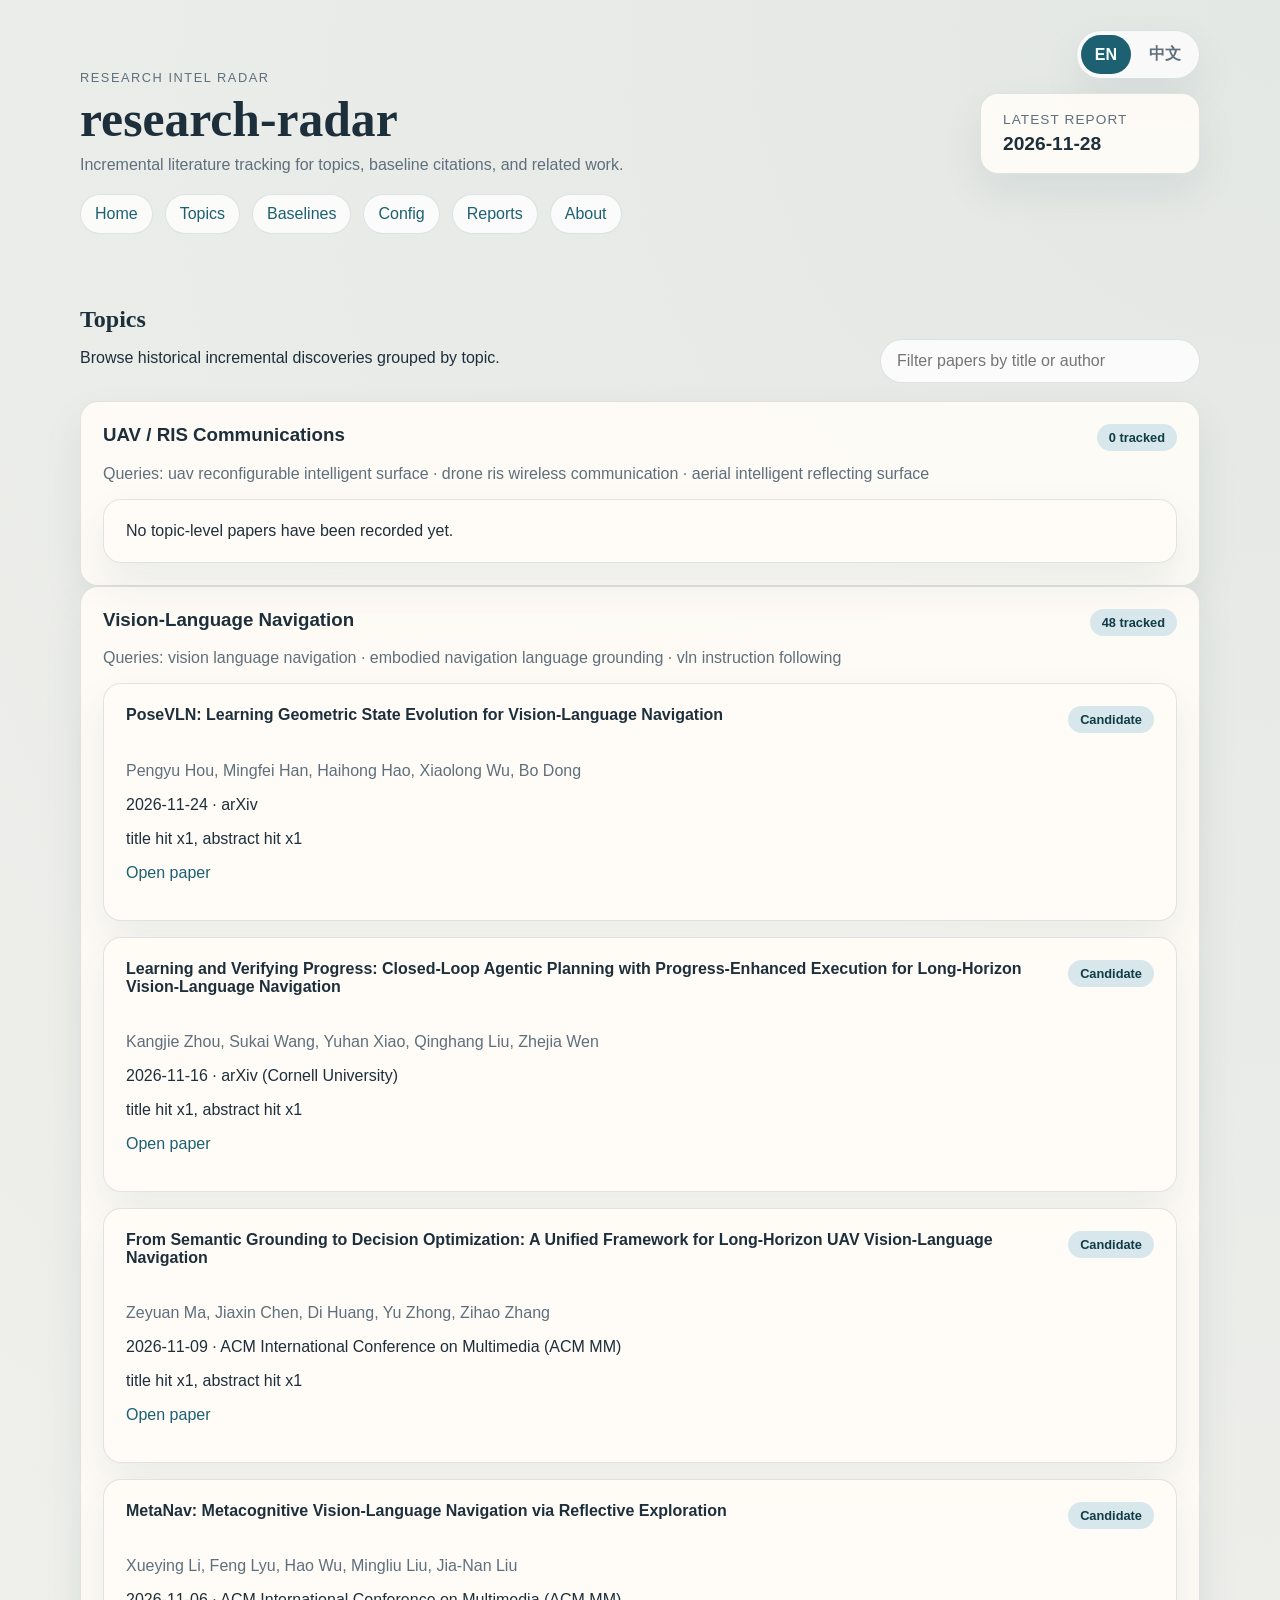
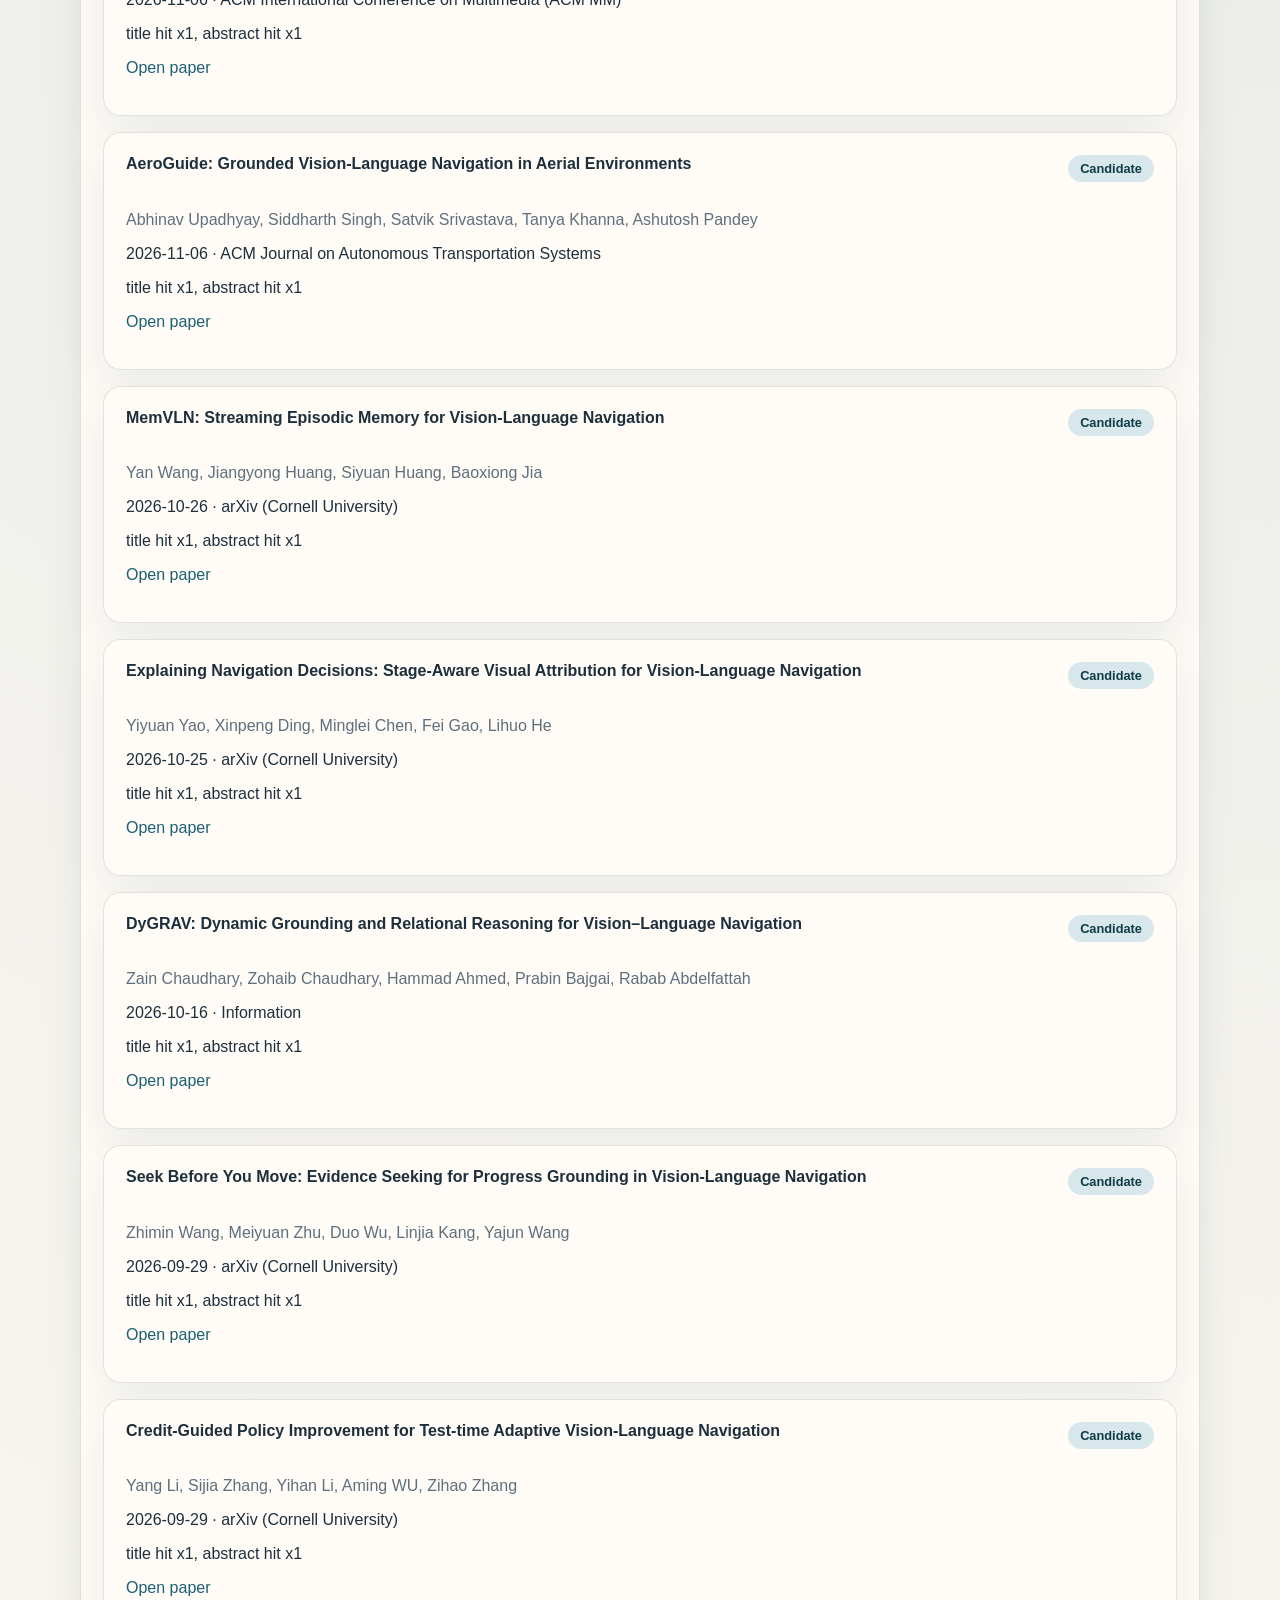
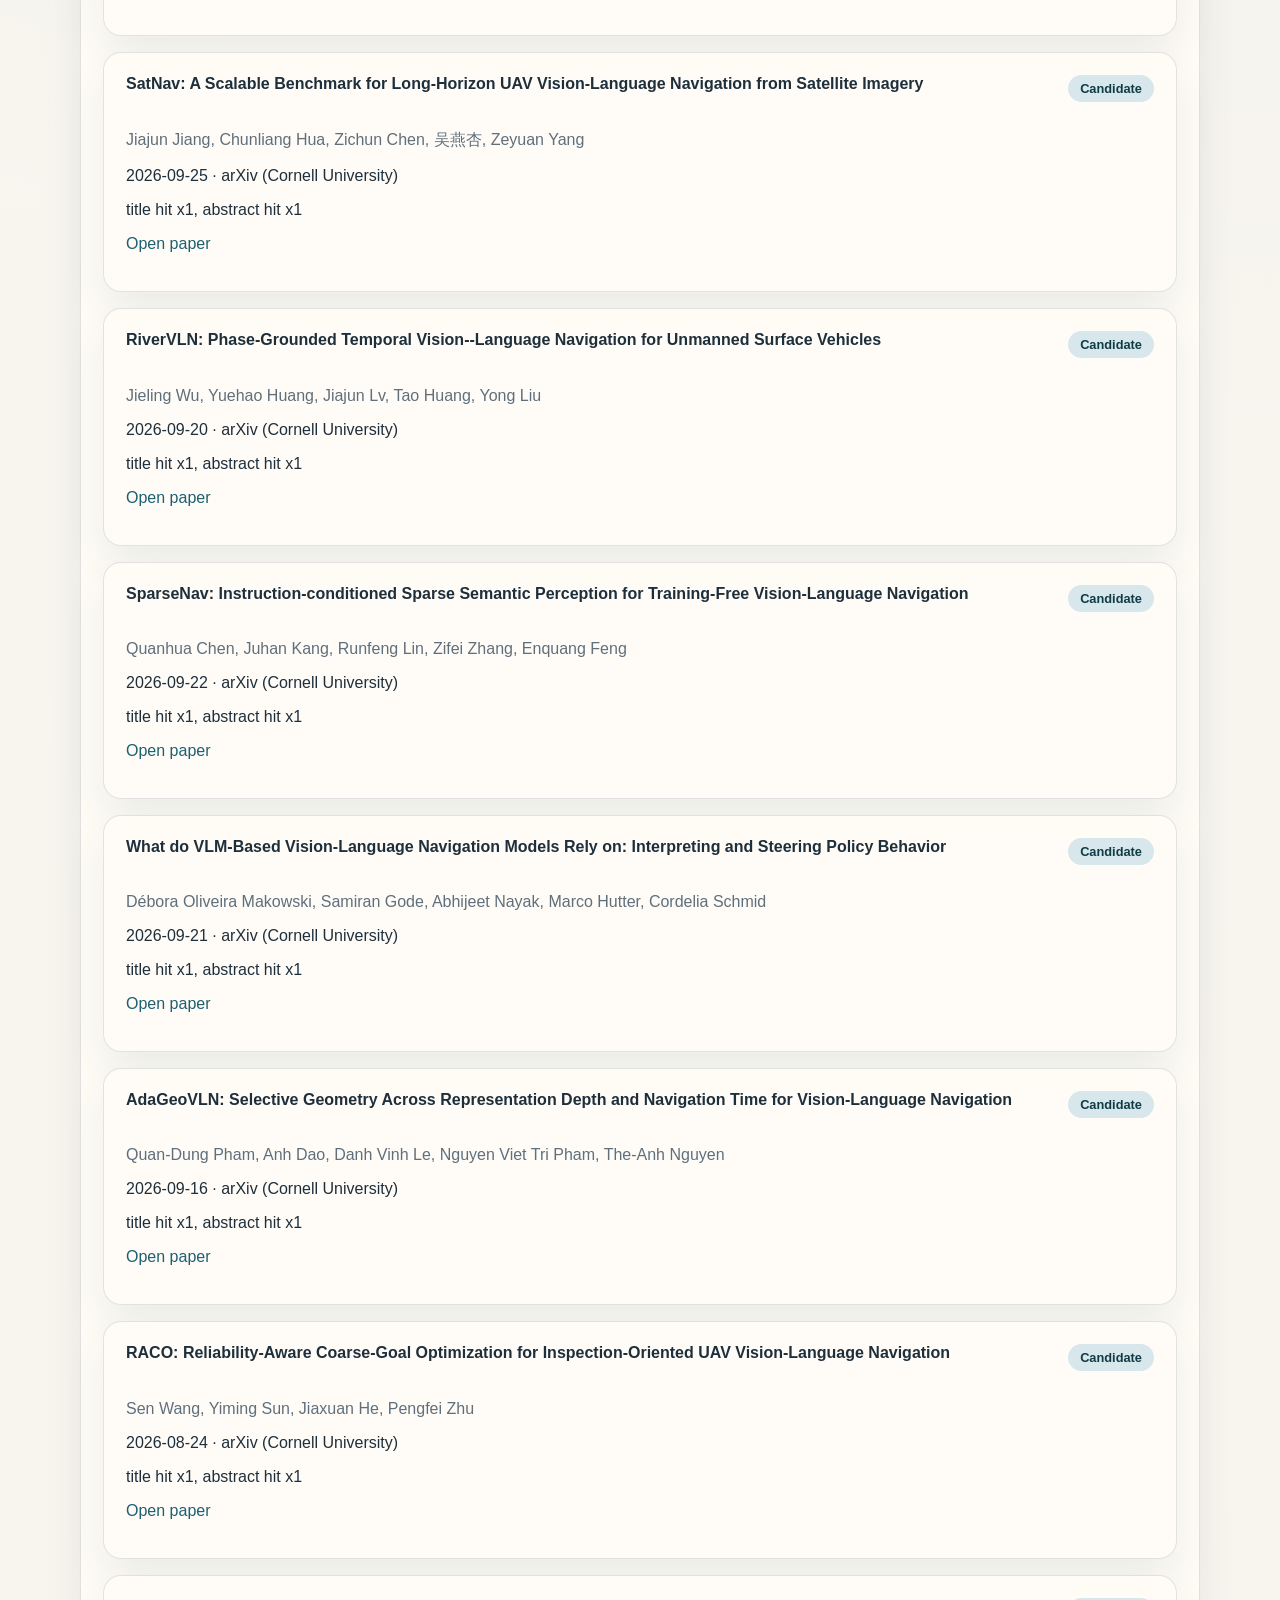
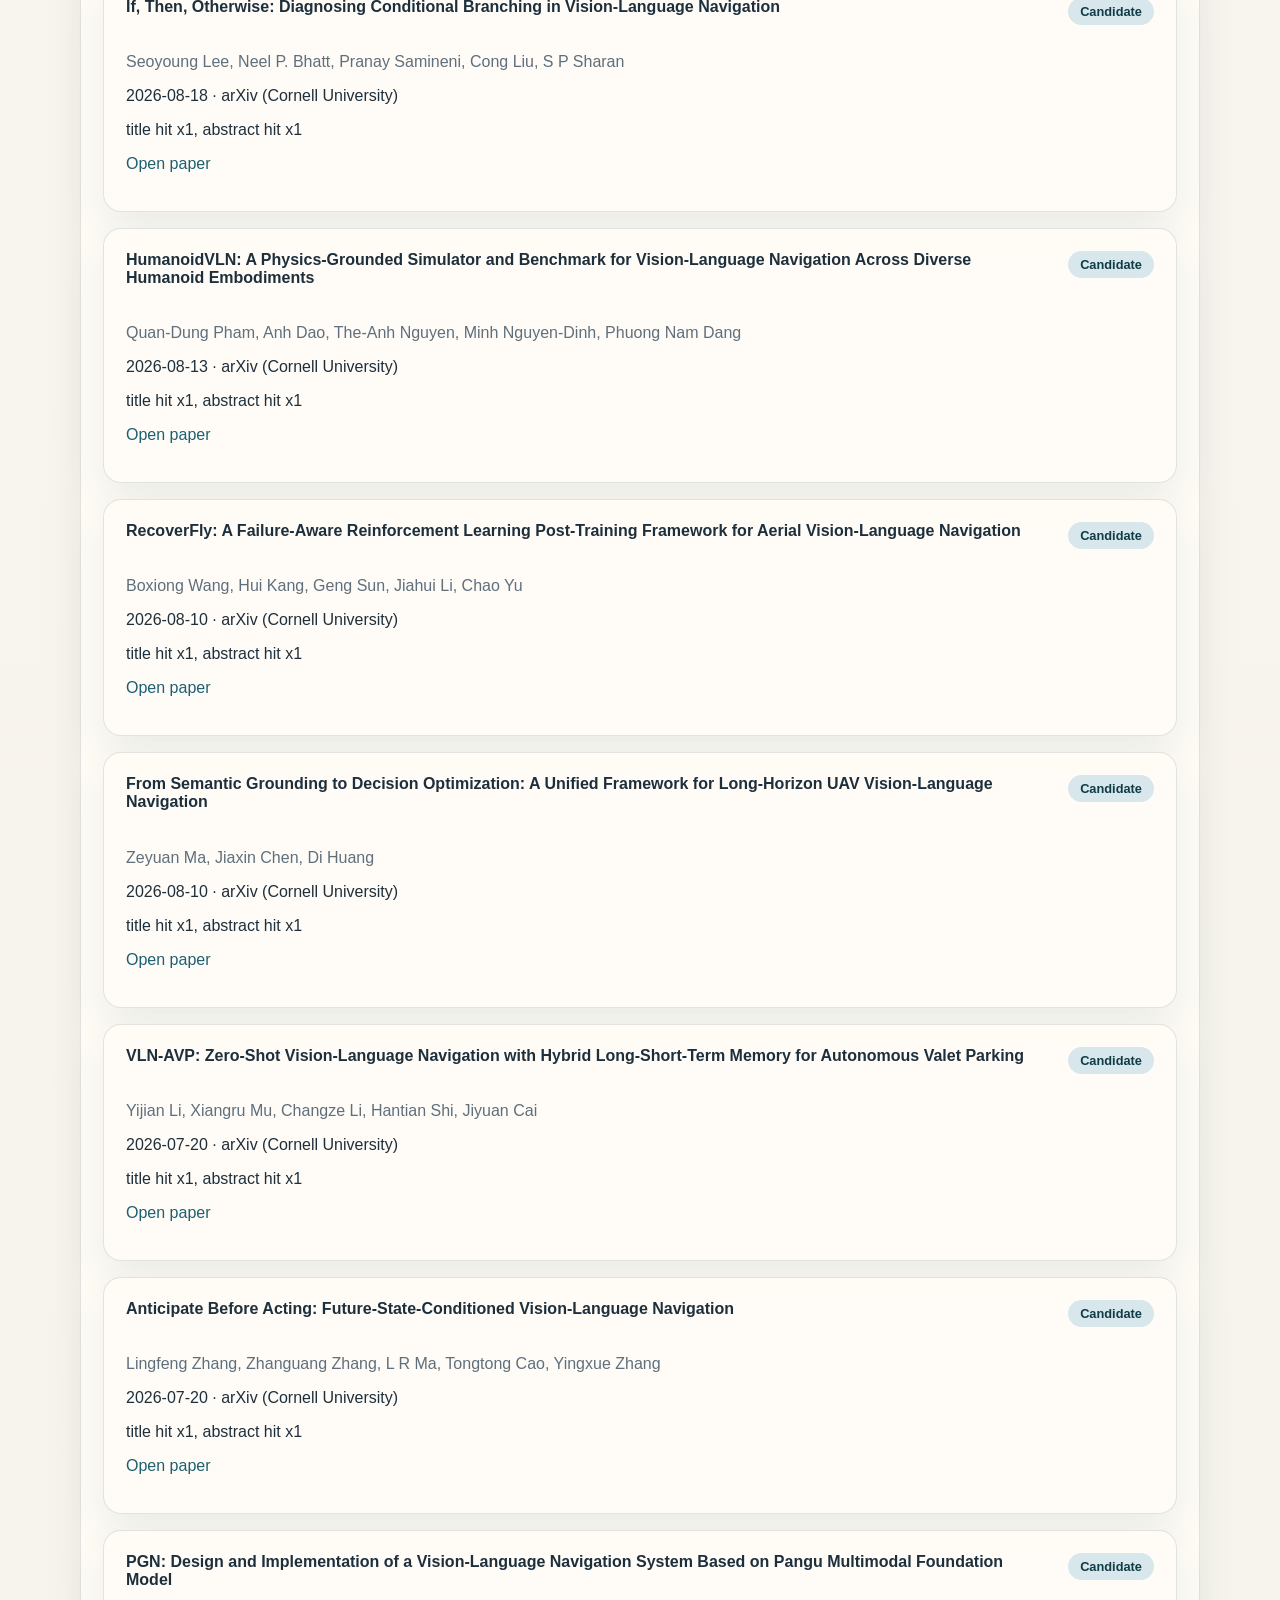
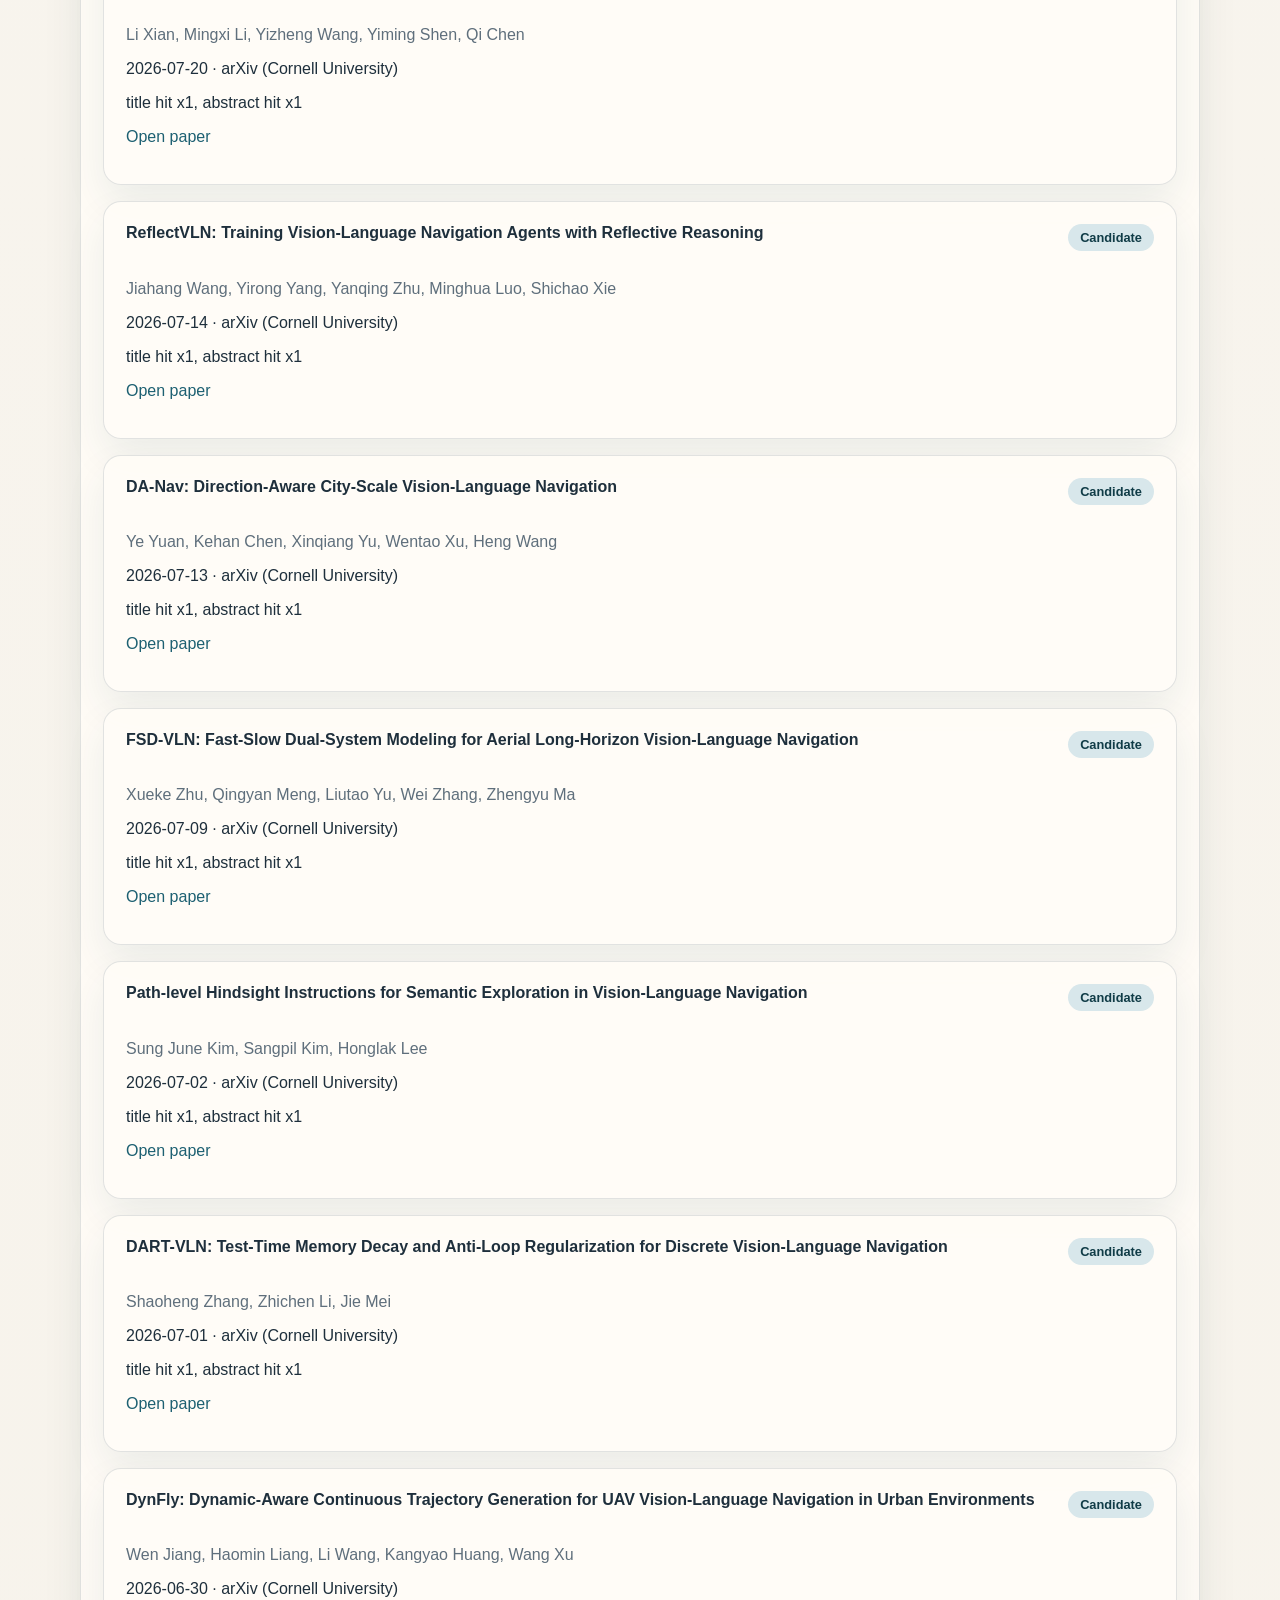
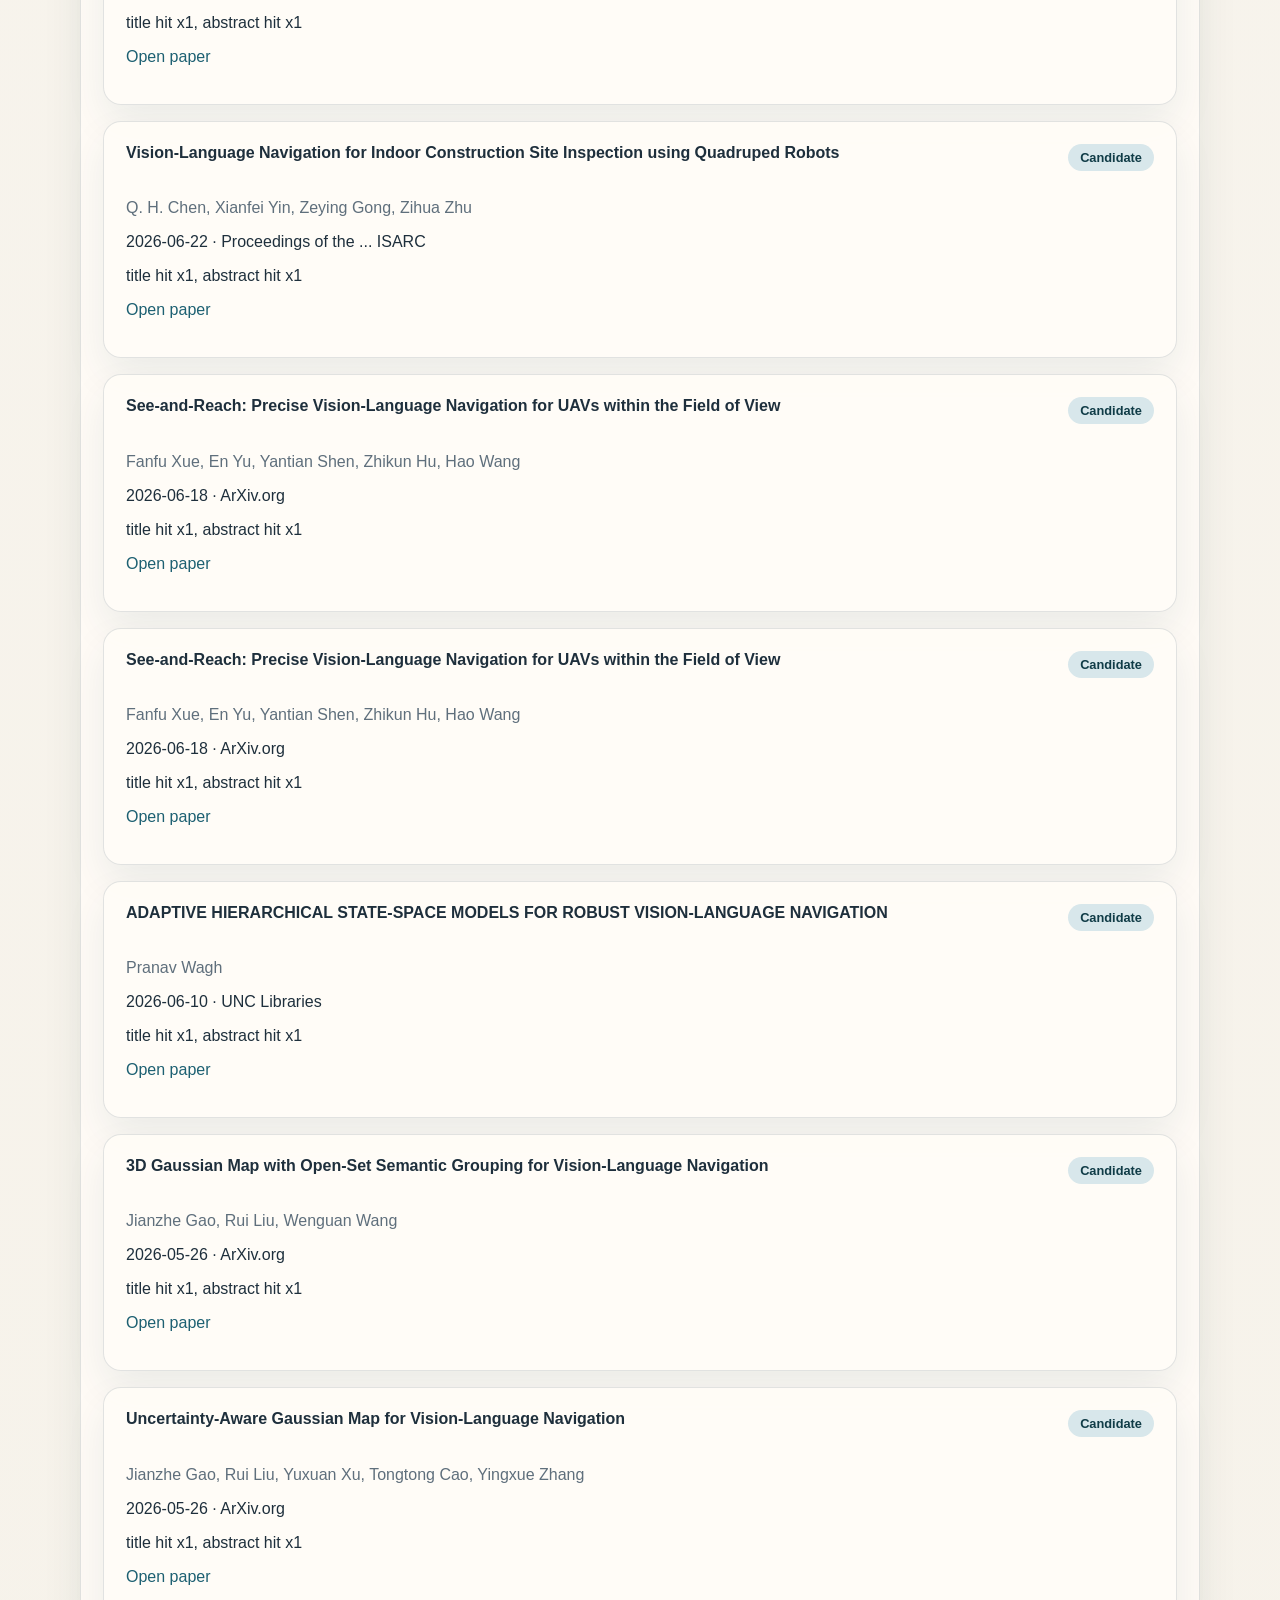
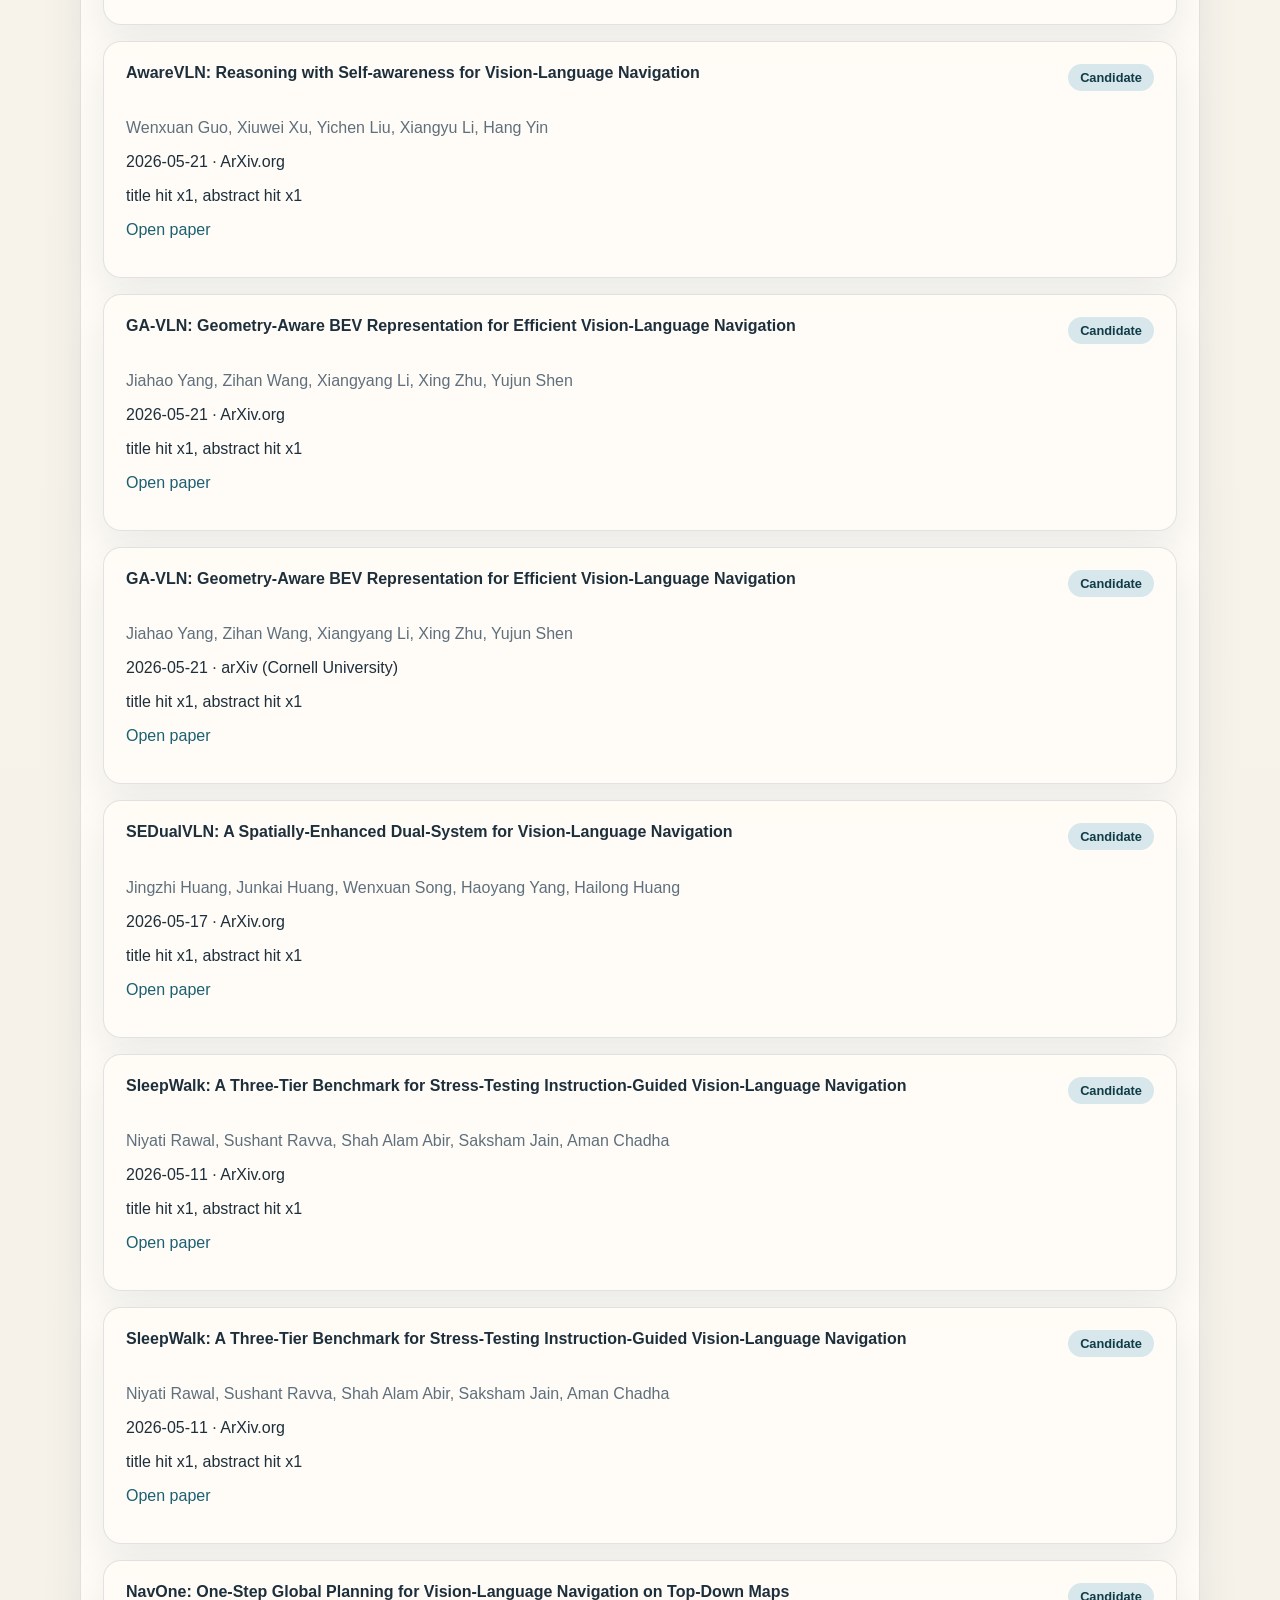
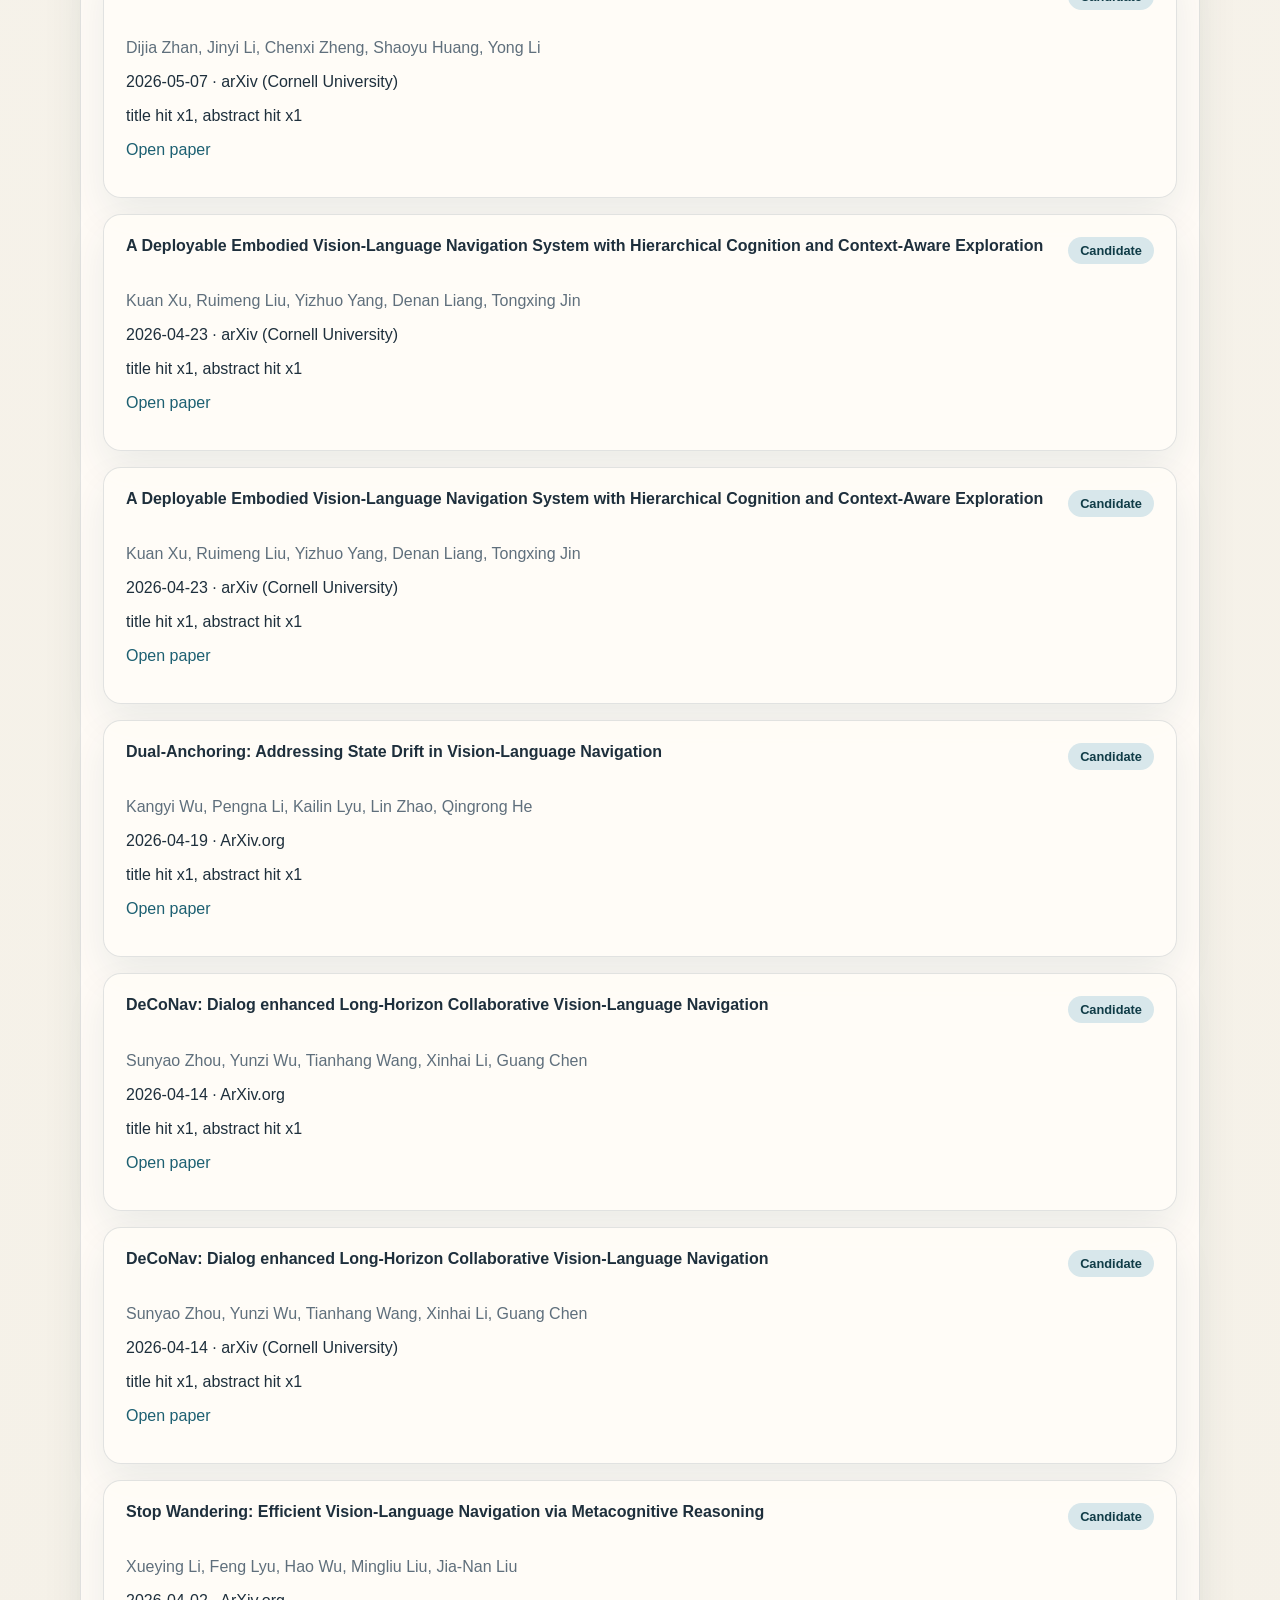
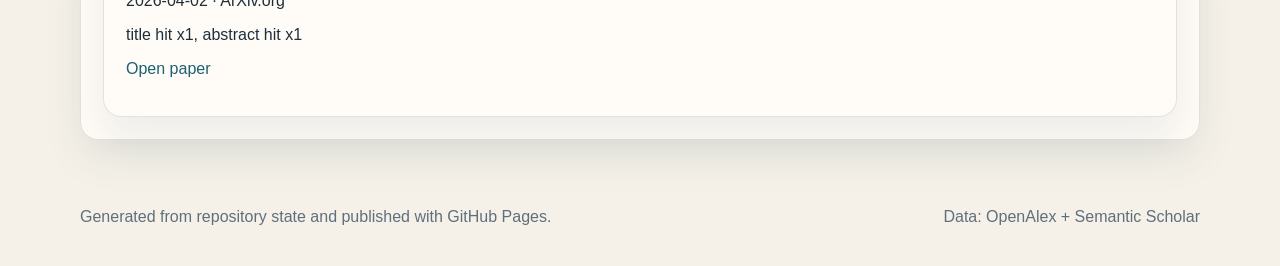
<file: docs/topics.html>
<!doctype html>
<html lang="en">
  <head>
    <meta charset="utf-8">
    <meta name="viewport" content="width=device-width, initial-scale=1">
    <title>Research Radar</title>
    <link rel="stylesheet" href="assets/styles.css">
  </head>
  <body>
    <header class="site-header">
      <div class="shell">
        <div class="brand-row">
          <div>
            <p class="eyebrow" data-i18n="header.eyebrow">Research Intel Radar</p>
            <h1 class="brand-title">research-radar</h1>
            <p class="brand-subtitle" data-i18n="header.subtitle">Incremental literature tracking for topics, baseline citations, and related work.</p>
          </div>
          <div class="header-tools">
            <div class="language-switcher" role="group" aria-label="Language switcher">
              <button type="button" class="lang-button" data-lang-switch="en">EN</button>
              <button type="button" class="lang-button" data-lang-switch="zh">中文</button>
            </div>
            <div class="meta-card">
              <p class="meta-label" data-i18n="header.latest_report">Latest report</p>
              <p class="meta-value">
                
                2026-11-28
                
              </p>
            </div>
          </div>
        </div>
        <nav class="nav">
          <a href="index.html" data-i18n="nav.home">Home</a>
          <a href="topics.html" data-i18n="nav.topics">Topics</a>
          <a href="baselines.html" data-i18n="nav.baselines">Baselines</a>
          <a href="config.html" data-i18n="nav.config">Config</a>
          <a href="reports.html" data-i18n="nav.reports">Reports</a>
          <a href="about.html" data-i18n="nav.about">About</a>
        </nav>
      </div>
    </header>

    <main class="shell">
      
<section class="content-section">
  <div class="section-heading split">
    <div>
      <h2 data-i18n="topics.title">Topics</h2>
      <p data-i18n="topics.description">Browse historical incremental discoveries grouped by topic.</p>
    </div>
    <input class="filter-input" data-filter-input="topic-papers" data-i18n-placeholder="topics.filter_placeholder" type="search" placeholder="Filter papers by title or author">
  </div>
  
  <article class="panel topic-block">
    <div class="panel-head">
      <div>
        <h3>UAV / RIS Communications</h3>
        <p class="muted"><span data-i18n="common.queries">Queries</span>: uav reconfigurable intelligent surface · drone ris wireless communication · aerial intelligent reflecting surface</p>
      </div>
      <div class="pill"><span>0</span>&nbsp;<span data-i18n="common.tracked">tracked</span></div>
    </div>
    <div class="paper-list" data-filter-group="topic-papers">
      
      <article class="empty-state" data-i18n="topics.empty_state">No topic-level papers have been recorded yet.</article>
      
    </div>
  </article>
  
  <article class="panel topic-block">
    <div class="panel-head">
      <div>
        <h3>Vision-Language Navigation</h3>
        <p class="muted"><span data-i18n="common.queries">Queries</span>: vision language navigation · embodied navigation language grounding · vln instruction following</p>
      </div>
      <div class="pill"><span>48</span>&nbsp;<span data-i18n="common.tracked">tracked</span></div>
    </div>
    <div class="paper-list" data-filter-group="topic-papers">
      
      <article class="paper-card" data-search="PoseVLN: Learning Geometric State Evolution for Vision-Language Navigation Pengyu Hou Mingfei Han Haihong Hao Xiaolong Wu Bo Dong">
        <div class="paper-header">
          <h4>PoseVLN: Learning Geometric State Evolution for Vision-Language Navigation</h4>
          <span class="badge" data-paper-label="candidate">candidate</span>
        </div>
        <p class="muted">
          
          Pengyu Hou, Mingfei Han, Haihong Hao, Xiaolong Wu, Bo Dong
          
        </p>
        <p>
          
          2026-11-24
          
           · arXiv
        </p>
        <p data-paper-reason="title hit x1, abstract hit x1">title hit x1, abstract hit x1</p>
        
        <p><a href="https://arxiv.org/abs/2611.32218" target="_blank" rel="noopener noreferrer" data-i18n="paper.open_paper">Open paper</a></p>
        
      </article>
      
      <article class="paper-card" data-search="Learning and Verifying Progress: Closed-Loop Agentic Planning with Progress-Enhanced Execution for Long-Horizon Vision-Language Navigation Kangjie Zhou Sukai Wang Yuhan Xiao Qinghang Liu Zhejia Wen">
        <div class="paper-header">
          <h4>Learning and Verifying Progress: Closed-Loop Agentic Planning with Progress-Enhanced Execution for Long-Horizon Vision-Language Navigation</h4>
          <span class="badge" data-paper-label="candidate">candidate</span>
        </div>
        <p class="muted">
          
          Kangjie Zhou, Sukai Wang, Yuhan Xiao, Qinghang Liu, Zhejia Wen
          
        </p>
        <p>
          
          2026-11-16
          
           · arXiv (Cornell University)
        </p>
        <p data-paper-reason="title hit x1, abstract hit x1">title hit x1, abstract hit x1</p>
        
        <p><a href="https://arxiv.org/abs/2611.20676" target="_blank" rel="noopener noreferrer" data-i18n="paper.open_paper">Open paper</a></p>
        
      </article>
      
      <article class="paper-card" data-search="From Semantic Grounding to Decision Optimization: A Unified Framework for Long-Horizon UAV Vision-Language Navigation Zeyuan Ma Jiaxin Chen Di Huang Yu Zhong Zihao Zhang">
        <div class="paper-header">
          <h4>From Semantic Grounding to Decision Optimization: A Unified Framework for Long-Horizon UAV Vision-Language Navigation</h4>
          <span class="badge" data-paper-label="candidate">candidate</span>
        </div>
        <p class="muted">
          
          Zeyuan Ma, Jiaxin Chen, Di Huang, Yu Zhong, Zihao Zhang
          
        </p>
        <p>
          
          2026-11-09
          
           · ACM International Conference on Multimedia (ACM MM)
        </p>
        <p data-paper-reason="title hit x1, abstract hit x1">title hit x1, abstract hit x1</p>
        
        <p><a href="https://doi.org/10.1145/3767308.3836562" target="_blank" rel="noopener noreferrer" data-i18n="paper.open_paper">Open paper</a></p>
        
      </article>
      
      <article class="paper-card" data-search="MetaNav: Metacognitive Vision-Language Navigation via Reflective Exploration Xueying Li Feng Lyu Hao Wu Mingliu Liu Jia-Nan Liu">
        <div class="paper-header">
          <h4>MetaNav: Metacognitive Vision-Language Navigation via Reflective Exploration</h4>
          <span class="badge" data-paper-label="candidate">candidate</span>
        </div>
        <p class="muted">
          
          Xueying Li, Feng Lyu, Hao Wu, Mingliu Liu, Jia-Nan Liu
          
        </p>
        <p>
          
          2026-11-06
          
           · ACM International Conference on Multimedia (ACM MM)
        </p>
        <p data-paper-reason="title hit x1, abstract hit x1">title hit x1, abstract hit x1</p>
        
        <p><a href="https://doi.org/10.1145/3767308.3835445" target="_blank" rel="noopener noreferrer" data-i18n="paper.open_paper">Open paper</a></p>
        
      </article>
      
      <article class="paper-card" data-search="AeroGuide: Grounded Vision-Language Navigation in Aerial Environments Abhinav Upadhyay Siddharth Singh Satvik Srivastava Tanya Khanna Ashutosh Pandey">
        <div class="paper-header">
          <h4>AeroGuide: Grounded Vision-Language Navigation in Aerial Environments</h4>
          <span class="badge" data-paper-label="candidate">candidate</span>
        </div>
        <p class="muted">
          
          Abhinav Upadhyay, Siddharth Singh, Satvik Srivastava, Tanya Khanna, Ashutosh Pandey
          
        </p>
        <p>
          
          2026-11-06
          
           · ACM Journal on Autonomous Transportation Systems
        </p>
        <p data-paper-reason="title hit x1, abstract hit x1">title hit x1, abstract hit x1</p>
        
        <p><a href="https://doi.org/10.1145/3860544" target="_blank" rel="noopener noreferrer" data-i18n="paper.open_paper">Open paper</a></p>
        
      </article>
      
      <article class="paper-card" data-search="MemVLN: Streaming Episodic Memory for Vision-Language Navigation Yan Wang Jiangyong Huang Siyuan Huang Baoxiong Jia">
        <div class="paper-header">
          <h4>MemVLN: Streaming Episodic Memory for Vision-Language Navigation</h4>
          <span class="badge" data-paper-label="candidate">candidate</span>
        </div>
        <p class="muted">
          
          Yan Wang, Jiangyong Huang, Siyuan Huang, Baoxiong Jia
          
        </p>
        <p>
          
          2026-10-26
          
           · arXiv (Cornell University)
        </p>
        <p data-paper-reason="title hit x1, abstract hit x1">title hit x1, abstract hit x1</p>
        
        <p><a href="https://arxiv.org/abs/2610.35066" target="_blank" rel="noopener noreferrer" data-i18n="paper.open_paper">Open paper</a></p>
        
      </article>
      
      <article class="paper-card" data-search="Explaining Navigation Decisions: Stage-Aware Visual Attribution for Vision-Language Navigation Yiyuan Yao Xinpeng Ding Minglei Chen Fei Gao Lihuo He">
        <div class="paper-header">
          <h4>Explaining Navigation Decisions: Stage-Aware Visual Attribution for Vision-Language Navigation</h4>
          <span class="badge" data-paper-label="candidate">candidate</span>
        </div>
        <p class="muted">
          
          Yiyuan Yao, Xinpeng Ding, Minglei Chen, Fei Gao, Lihuo He
          
        </p>
        <p>
          
          2026-10-25
          
           · arXiv (Cornell University)
        </p>
        <p data-paper-reason="title hit x1, abstract hit x1">title hit x1, abstract hit x1</p>
        
        <p><a href="https://arxiv.org/abs/2610.34028" target="_blank" rel="noopener noreferrer" data-i18n="paper.open_paper">Open paper</a></p>
        
      </article>
      
      <article class="paper-card" data-search="DyGRAV: Dynamic Grounding and Relational Reasoning for Vision–Language Navigation Zain Chaudhary Zohaib Chaudhary Hammad Ahmed Prabin Bajgai Rabab Abdelfattah">
        <div class="paper-header">
          <h4>DyGRAV: Dynamic Grounding and Relational Reasoning for Vision–Language Navigation</h4>
          <span class="badge" data-paper-label="candidate">candidate</span>
        </div>
        <p class="muted">
          
          Zain Chaudhary, Zohaib Chaudhary, Hammad Ahmed, Prabin Bajgai, Rabab Abdelfattah
          
        </p>
        <p>
          
          2026-10-16
          
           · Information
        </p>
        <p data-paper-reason="title hit x1, abstract hit x1">title hit x1, abstract hit x1</p>
        
        <p><a href="https://doi.org/10.3390/info17101030" target="_blank" rel="noopener noreferrer" data-i18n="paper.open_paper">Open paper</a></p>
        
      </article>
      
      <article class="paper-card" data-search="Seek Before You Move: Evidence Seeking for Progress Grounding in Vision-Language Navigation Zhimin Wang Meiyuan Zhu Duo Wu Linjia Kang Yajun Wang">
        <div class="paper-header">
          <h4>Seek Before You Move: Evidence Seeking for Progress Grounding in Vision-Language Navigation</h4>
          <span class="badge" data-paper-label="candidate">candidate</span>
        </div>
        <p class="muted">
          
          Zhimin Wang, Meiyuan Zhu, Duo Wu, Linjia Kang, Yajun Wang
          
        </p>
        <p>
          
          2026-09-29
          
           · arXiv (Cornell University)
        </p>
        <p data-paper-reason="title hit x1, abstract hit x1">title hit x1, abstract hit x1</p>
        
        <p><a href="https://arxiv.org/abs/2609.37353" target="_blank" rel="noopener noreferrer" data-i18n="paper.open_paper">Open paper</a></p>
        
      </article>
      
      <article class="paper-card" data-search="Credit-Guided Policy Improvement for Test-time Adaptive Vision-Language Navigation Yang Li Sijia Zhang Yihan Li Aming WU Zihao Zhang">
        <div class="paper-header">
          <h4>Credit-Guided Policy Improvement for Test-time Adaptive Vision-Language Navigation</h4>
          <span class="badge" data-paper-label="candidate">candidate</span>
        </div>
        <p class="muted">
          
          Yang Li, Sijia Zhang, Yihan Li, Aming WU, Zihao Zhang
          
        </p>
        <p>
          
          2026-09-29
          
           · arXiv (Cornell University)
        </p>
        <p data-paper-reason="title hit x1, abstract hit x1">title hit x1, abstract hit x1</p>
        
        <p><a href="https://arxiv.org/abs/2609.37591" target="_blank" rel="noopener noreferrer" data-i18n="paper.open_paper">Open paper</a></p>
        
      </article>
      
      <article class="paper-card" data-search="SatNav: A Scalable Benchmark for Long-Horizon UAV Vision-Language Navigation from Satellite Imagery Jiajun Jiang Chunliang Hua Zichun Chen 吴燕杏 Zeyuan Yang">
        <div class="paper-header">
          <h4>SatNav: A Scalable Benchmark for Long-Horizon UAV Vision-Language Navigation from Satellite Imagery</h4>
          <span class="badge" data-paper-label="candidate">candidate</span>
        </div>
        <p class="muted">
          
          Jiajun Jiang, Chunliang Hua, Zichun Chen, 吴燕杏, Zeyuan Yang
          
        </p>
        <p>
          
          2026-09-25
          
           · arXiv (Cornell University)
        </p>
        <p data-paper-reason="title hit x1, abstract hit x1">title hit x1, abstract hit x1</p>
        
        <p><a href="https://arxiv.org/abs/2609.31507" target="_blank" rel="noopener noreferrer" data-i18n="paper.open_paper">Open paper</a></p>
        
      </article>
      
      <article class="paper-card" data-search="RiverVLN: Phase-Grounded Temporal Vision--Language Navigation for Unmanned Surface Vehicles Jieling Wu Yuehao Huang Jiajun Lv Tao Huang Yong Liu">
        <div class="paper-header">
          <h4>RiverVLN: Phase-Grounded Temporal Vision--Language Navigation for Unmanned Surface Vehicles</h4>
          <span class="badge" data-paper-label="candidate">candidate</span>
        </div>
        <p class="muted">
          
          Jieling Wu, Yuehao Huang, Jiajun Lv, Tao Huang, Yong Liu
          
        </p>
        <p>
          
          2026-09-20
          
           · arXiv (Cornell University)
        </p>
        <p data-paper-reason="title hit x1, abstract hit x1">title hit x1, abstract hit x1</p>
        
        <p><a href="https://arxiv.org/abs/2609.23423" target="_blank" rel="noopener noreferrer" data-i18n="paper.open_paper">Open paper</a></p>
        
      </article>
      
      <article class="paper-card" data-search="SparseNav: Instruction-conditioned Sparse Semantic Perception for Training-Free Vision-Language Navigation Quanhua Chen Juhan Kang Runfeng Lin Zifei Zhang Enquang Feng">
        <div class="paper-header">
          <h4>SparseNav: Instruction-conditioned Sparse Semantic Perception for Training-Free Vision-Language Navigation</h4>
          <span class="badge" data-paper-label="candidate">candidate</span>
        </div>
        <p class="muted">
          
          Quanhua Chen, Juhan Kang, Runfeng Lin, Zifei Zhang, Enquang Feng
          
        </p>
        <p>
          
          2026-09-22
          
           · arXiv (Cornell University)
        </p>
        <p data-paper-reason="title hit x1, abstract hit x1">title hit x1, abstract hit x1</p>
        
        <p><a href="https://arxiv.org/abs/2609.26408" target="_blank" rel="noopener noreferrer" data-i18n="paper.open_paper">Open paper</a></p>
        
      </article>
      
      <article class="paper-card" data-search="What do VLM-Based Vision-Language Navigation Models Rely on: Interpreting and Steering Policy Behavior Débora Oliveira Makowski Samiran Gode Abhijeet Nayak Marco Hutter Cordelia Schmid">
        <div class="paper-header">
          <h4>What do VLM-Based Vision-Language Navigation Models Rely on: Interpreting and Steering Policy Behavior</h4>
          <span class="badge" data-paper-label="candidate">candidate</span>
        </div>
        <p class="muted">
          
          Débora Oliveira Makowski, Samiran Gode, Abhijeet Nayak, Marco Hutter, Cordelia Schmid
          
        </p>
        <p>
          
          2026-09-21
          
           · arXiv (Cornell University)
        </p>
        <p data-paper-reason="title hit x1, abstract hit x1">title hit x1, abstract hit x1</p>
        
        <p><a href="https://arxiv.org/abs/2609.24576" target="_blank" rel="noopener noreferrer" data-i18n="paper.open_paper">Open paper</a></p>
        
      </article>
      
      <article class="paper-card" data-search="AdaGeoVLN: Selective Geometry Across Representation Depth and Navigation Time for Vision-Language Navigation Quan-Dung Pham Anh Dao Danh Vinh Le Nguyen Viet Tri Pham The-Anh Nguyen">
        <div class="paper-header">
          <h4>AdaGeoVLN: Selective Geometry Across Representation Depth and Navigation Time for Vision-Language Navigation</h4>
          <span class="badge" data-paper-label="candidate">candidate</span>
        </div>
        <p class="muted">
          
          Quan-Dung Pham, Anh Dao, Danh Vinh Le, Nguyen Viet Tri Pham, The-Anh Nguyen
          
        </p>
        <p>
          
          2026-09-16
          
           · arXiv (Cornell University)
        </p>
        <p data-paper-reason="title hit x1, abstract hit x1">title hit x1, abstract hit x1</p>
        
        <p><a href="https://arxiv.org/abs/2609.18789" target="_blank" rel="noopener noreferrer" data-i18n="paper.open_paper">Open paper</a></p>
        
      </article>
      
      <article class="paper-card" data-search="RACO: Reliability-Aware Coarse-Goal Optimization for Inspection-Oriented UAV Vision-Language Navigation Sen Wang Yiming Sun Jiaxuan He Pengfei Zhu">
        <div class="paper-header">
          <h4>RACO: Reliability-Aware Coarse-Goal Optimization for Inspection-Oriented UAV Vision-Language Navigation</h4>
          <span class="badge" data-paper-label="candidate">candidate</span>
        </div>
        <p class="muted">
          
          Sen Wang, Yiming Sun, Jiaxuan He, Pengfei Zhu
          
        </p>
        <p>
          
          2026-08-24
          
           · arXiv (Cornell University)
        </p>
        <p data-paper-reason="title hit x1, abstract hit x1">title hit x1, abstract hit x1</p>
        
        <p><a href="https://arxiv.org/abs/2608.22678" target="_blank" rel="noopener noreferrer" data-i18n="paper.open_paper">Open paper</a></p>
        
      </article>
      
      <article class="paper-card" data-search="If, Then, Otherwise: Diagnosing Conditional Branching in Vision-Language Navigation Seoyoung Lee Neel P. Bhatt Pranay Samineni Cong Liu S P Sharan">
        <div class="paper-header">
          <h4>If, Then, Otherwise: Diagnosing Conditional Branching in Vision-Language Navigation</h4>
          <span class="badge" data-paper-label="candidate">candidate</span>
        </div>
        <p class="muted">
          
          Seoyoung Lee, Neel P. Bhatt, Pranay Samineni, Cong Liu, S P Sharan
          
        </p>
        <p>
          
          2026-08-18
          
           · arXiv (Cornell University)
        </p>
        <p data-paper-reason="title hit x1, abstract hit x1">title hit x1, abstract hit x1</p>
        
        <p><a href="https://doi.org/10.48550/arxiv.2608.17318" target="_blank" rel="noopener noreferrer" data-i18n="paper.open_paper">Open paper</a></p>
        
      </article>
      
      <article class="paper-card" data-search="HumanoidVLN: A Physics-Grounded Simulator and Benchmark for Vision-Language Navigation Across Diverse Humanoid Embodiments Quan-Dung Pham Anh Dao The-Anh Nguyen Minh Nguyen-Dinh Phuong Nam Dang">
        <div class="paper-header">
          <h4>HumanoidVLN: A Physics-Grounded Simulator and Benchmark for Vision-Language Navigation Across Diverse Humanoid Embodiments</h4>
          <span class="badge" data-paper-label="candidate">candidate</span>
        </div>
        <p class="muted">
          
          Quan-Dung Pham, Anh Dao, The-Anh Nguyen, Minh Nguyen-Dinh, Phuong Nam Dang
          
        </p>
        <p>
          
          2026-08-13
          
           · arXiv (Cornell University)
        </p>
        <p data-paper-reason="title hit x1, abstract hit x1">title hit x1, abstract hit x1</p>
        
        <p><a href="https://arxiv.org/abs/2608.12860" target="_blank" rel="noopener noreferrer" data-i18n="paper.open_paper">Open paper</a></p>
        
      </article>
      
      <article class="paper-card" data-search="RecoverFly: A Failure-Aware Reinforcement Learning Post-Training Framework for Aerial Vision-Language Navigation Boxiong Wang Hui Kang Geng Sun Jiahui Li Chao Yu">
        <div class="paper-header">
          <h4>RecoverFly: A Failure-Aware Reinforcement Learning Post-Training Framework for Aerial Vision-Language Navigation</h4>
          <span class="badge" data-paper-label="candidate">candidate</span>
        </div>
        <p class="muted">
          
          Boxiong Wang, Hui Kang, Geng Sun, Jiahui Li, Chao Yu
          
        </p>
        <p>
          
          2026-08-10
          
           · arXiv (Cornell University)
        </p>
        <p data-paper-reason="title hit x1, abstract hit x1">title hit x1, abstract hit x1</p>
        
        <p><a href="https://arxiv.org/abs/2608.09467" target="_blank" rel="noopener noreferrer" data-i18n="paper.open_paper">Open paper</a></p>
        
      </article>
      
      <article class="paper-card" data-search="From Semantic Grounding to Decision Optimization: A Unified Framework for Long-Horizon UAV Vision-Language Navigation Zeyuan Ma Jiaxin Chen Di Huang">
        <div class="paper-header">
          <h4>From Semantic Grounding to Decision Optimization: A Unified Framework for Long-Horizon UAV Vision-Language Navigation</h4>
          <span class="badge" data-paper-label="candidate">candidate</span>
        </div>
        <p class="muted">
          
          Zeyuan Ma, Jiaxin Chen, Di Huang
          
        </p>
        <p>
          
          2026-08-10
          
           · arXiv (Cornell University)
        </p>
        <p data-paper-reason="title hit x1, abstract hit x1">title hit x1, abstract hit x1</p>
        
        <p><a href="https://arxiv.org/abs/2608.09564" target="_blank" rel="noopener noreferrer" data-i18n="paper.open_paper">Open paper</a></p>
        
      </article>
      
      <article class="paper-card" data-search="VLN-AVP: Zero-Shot Vision-Language Navigation with Hybrid Long-Short-Term Memory for Autonomous Valet Parking Yijian Li Xiangru Mu Changze Li Hantian Shi Jiyuan Cai">
        <div class="paper-header">
          <h4>VLN-AVP: Zero-Shot Vision-Language Navigation with Hybrid Long-Short-Term Memory for Autonomous Valet Parking</h4>
          <span class="badge" data-paper-label="candidate">candidate</span>
        </div>
        <p class="muted">
          
          Yijian Li, Xiangru Mu, Changze Li, Hantian Shi, Jiyuan Cai
          
        </p>
        <p>
          
          2026-07-20
          
           · arXiv (Cornell University)
        </p>
        <p data-paper-reason="title hit x1, abstract hit x1">title hit x1, abstract hit x1</p>
        
        <p><a href="https://doi.org/10.48550/arxiv.2607.17767" target="_blank" rel="noopener noreferrer" data-i18n="paper.open_paper">Open paper</a></p>
        
      </article>
      
      <article class="paper-card" data-search="Anticipate Before Acting: Future-State-Conditioned Vision-Language Navigation Lingfeng Zhang Zhanguang Zhang L R Ma Tongtong Cao Yingxue Zhang">
        <div class="paper-header">
          <h4>Anticipate Before Acting: Future-State-Conditioned Vision-Language Navigation</h4>
          <span class="badge" data-paper-label="candidate">candidate</span>
        </div>
        <p class="muted">
          
          Lingfeng Zhang, Zhanguang Zhang, L R Ma, Tongtong Cao, Yingxue Zhang
          
        </p>
        <p>
          
          2026-07-20
          
           · arXiv (Cornell University)
        </p>
        <p data-paper-reason="title hit x1, abstract hit x1">title hit x1, abstract hit x1</p>
        
        <p><a href="https://doi.org/10.48550/arxiv.2607.18042" target="_blank" rel="noopener noreferrer" data-i18n="paper.open_paper">Open paper</a></p>
        
      </article>
      
      <article class="paper-card" data-search="PGN: Design and Implementation of a Vision-Language Navigation System Based on Pangu Multimodal Foundation Model Li Xian Mingxi Li Yizheng Wang Yiming Shen Qi Chen">
        <div class="paper-header">
          <h4>PGN: Design and Implementation of a Vision-Language Navigation System Based on Pangu Multimodal Foundation Model</h4>
          <span class="badge" data-paper-label="candidate">candidate</span>
        </div>
        <p class="muted">
          
          Li Xian, Mingxi Li, Yizheng Wang, Yiming Shen, Qi Chen
          
        </p>
        <p>
          
          2026-07-20
          
           · arXiv (Cornell University)
        </p>
        <p data-paper-reason="title hit x1, abstract hit x1">title hit x1, abstract hit x1</p>
        
        <p><a href="https://arxiv.org/abs/2607.17806" target="_blank" rel="noopener noreferrer" data-i18n="paper.open_paper">Open paper</a></p>
        
      </article>
      
      <article class="paper-card" data-search="ReflectVLN: Training Vision-Language Navigation Agents with Reflective Reasoning Jiahang Wang Yirong Yang Yanqing Zhu Minghua Luo Shichao Xie">
        <div class="paper-header">
          <h4>ReflectVLN: Training Vision-Language Navigation Agents with Reflective Reasoning</h4>
          <span class="badge" data-paper-label="candidate">candidate</span>
        </div>
        <p class="muted">
          
          Jiahang Wang, Yirong Yang, Yanqing Zhu, Minghua Luo, Shichao Xie
          
        </p>
        <p>
          
          2026-07-14
          
           · arXiv (Cornell University)
        </p>
        <p data-paper-reason="title hit x1, abstract hit x1">title hit x1, abstract hit x1</p>
        
        <p><a href="https://arxiv.org/abs/2607.12680" target="_blank" rel="noopener noreferrer" data-i18n="paper.open_paper">Open paper</a></p>
        
      </article>
      
      <article class="paper-card" data-search="DA-Nav: Direction-Aware City-Scale Vision-Language Navigation Ye Yuan Kehan Chen Xinqiang Yu Wentao Xu Heng Wang">
        <div class="paper-header">
          <h4>DA-Nav: Direction-Aware City-Scale Vision-Language Navigation</h4>
          <span class="badge" data-paper-label="candidate">candidate</span>
        </div>
        <p class="muted">
          
          Ye Yuan, Kehan Chen, Xinqiang Yu, Wentao Xu, Heng Wang
          
        </p>
        <p>
          
          2026-07-13
          
           · arXiv (Cornell University)
        </p>
        <p data-paper-reason="title hit x1, abstract hit x1">title hit x1, abstract hit x1</p>
        
        <p><a href="https://doi.org/10.48550/arxiv.2607.11638" target="_blank" rel="noopener noreferrer" data-i18n="paper.open_paper">Open paper</a></p>
        
      </article>
      
      <article class="paper-card" data-search="FSD-VLN: Fast-Slow Dual-System Modeling for Aerial Long-Horizon Vision-Language Navigation Xueke Zhu Qingyan Meng Liutao Yu Wei Zhang Zhengyu Ma">
        <div class="paper-header">
          <h4>FSD-VLN: Fast-Slow Dual-System Modeling for Aerial Long-Horizon Vision-Language Navigation</h4>
          <span class="badge" data-paper-label="candidate">candidate</span>
        </div>
        <p class="muted">
          
          Xueke Zhu, Qingyan Meng, Liutao Yu, Wei Zhang, Zhengyu Ma
          
        </p>
        <p>
          
          2026-07-09
          
           · arXiv (Cornell University)
        </p>
        <p data-paper-reason="title hit x1, abstract hit x1">title hit x1, abstract hit x1</p>
        
        <p><a href="https://arxiv.org/abs/2607.08359" target="_blank" rel="noopener noreferrer" data-i18n="paper.open_paper">Open paper</a></p>
        
      </article>
      
      <article class="paper-card" data-search="Path-level Hindsight Instructions for Semantic Exploration in Vision-Language Navigation Sung June Kim Sangpil Kim Honglak Lee">
        <div class="paper-header">
          <h4>Path-level Hindsight Instructions for Semantic Exploration in Vision-Language Navigation</h4>
          <span class="badge" data-paper-label="candidate">candidate</span>
        </div>
        <p class="muted">
          
          Sung June Kim, Sangpil Kim, Honglak Lee
          
        </p>
        <p>
          
          2026-07-02
          
           · arXiv (Cornell University)
        </p>
        <p data-paper-reason="title hit x1, abstract hit x1">title hit x1, abstract hit x1</p>
        
        <p><a href="https://arxiv.org/abs/2607.01754" target="_blank" rel="noopener noreferrer" data-i18n="paper.open_paper">Open paper</a></p>
        
      </article>
      
      <article class="paper-card" data-search="DART-VLN: Test-Time Memory Decay and Anti-Loop Regularization for Discrete Vision-Language Navigation Shaoheng Zhang Zhichen Li Jie Mei">
        <div class="paper-header">
          <h4>DART-VLN: Test-Time Memory Decay and Anti-Loop Regularization for Discrete Vision-Language Navigation</h4>
          <span class="badge" data-paper-label="candidate">candidate</span>
        </div>
        <p class="muted">
          
          Shaoheng Zhang, Zhichen Li, Jie Mei
          
        </p>
        <p>
          
          2026-07-01
          
           · arXiv (Cornell University)
        </p>
        <p data-paper-reason="title hit x1, abstract hit x1">title hit x1, abstract hit x1</p>
        
        <p><a href="https://arxiv.org/abs/2607.01043" target="_blank" rel="noopener noreferrer" data-i18n="paper.open_paper">Open paper</a></p>
        
      </article>
      
      <article class="paper-card" data-search="DynFly: Dynamic-Aware Continuous Trajectory Generation for UAV Vision-Language Navigation in Urban Environments Wen Jiang Haomin Liang Li Wang Kangyao Huang Wang Xu">
        <div class="paper-header">
          <h4>DynFly: Dynamic-Aware Continuous Trajectory Generation for UAV Vision-Language Navigation in Urban Environments</h4>
          <span class="badge" data-paper-label="candidate">candidate</span>
        </div>
        <p class="muted">
          
          Wen Jiang, Haomin Liang, Li Wang, Kangyao Huang, Wang Xu
          
        </p>
        <p>
          
          2026-06-30
          
           · arXiv (Cornell University)
        </p>
        <p data-paper-reason="title hit x1, abstract hit x1">title hit x1, abstract hit x1</p>
        
        <p><a href="https://doi.org/10.48550/arxiv.2606.31654" target="_blank" rel="noopener noreferrer" data-i18n="paper.open_paper">Open paper</a></p>
        
      </article>
      
      <article class="paper-card" data-search="Vision-Language Navigation for Indoor Construction Site Inspection using Quadruped Robots Q. H. Chen Xianfei Yin Zeying Gong Zihua Zhu">
        <div class="paper-header">
          <h4>Vision-Language Navigation for Indoor Construction Site Inspection using Quadruped Robots</h4>
          <span class="badge" data-paper-label="candidate">candidate</span>
        </div>
        <p class="muted">
          
          Q. H. Chen, Xianfei Yin, Zeying Gong, Zihua Zhu
          
        </p>
        <p>
          
          2026-06-22
          
           · Proceedings of the ... ISARC
        </p>
        <p data-paper-reason="title hit x1, abstract hit x1">title hit x1, abstract hit x1</p>
        
        <p><a href="https://doi.org/10.22260/isarc2026/0084" target="_blank" rel="noopener noreferrer" data-i18n="paper.open_paper">Open paper</a></p>
        
      </article>
      
      <article class="paper-card" data-search="See-and-Reach: Precise Vision-Language Navigation for UAVs within the Field of View Fanfu Xue En Yu Yantian Shen Zhikun Hu Hao Wang">
        <div class="paper-header">
          <h4>See-and-Reach: Precise Vision-Language Navigation for UAVs within the Field of View</h4>
          <span class="badge" data-paper-label="candidate">candidate</span>
        </div>
        <p class="muted">
          
          Fanfu Xue, En Yu, Yantian Shen, Zhikun Hu, Hao Wang
          
        </p>
        <p>
          
          2026-06-18
          
           · ArXiv.org
        </p>
        <p data-paper-reason="title hit x1, abstract hit x1">title hit x1, abstract hit x1</p>
        
        <p><a href="https://arxiv.org/abs/2606.20045" target="_blank" rel="noopener noreferrer" data-i18n="paper.open_paper">Open paper</a></p>
        
      </article>
      
      <article class="paper-card" data-search="See-and-Reach: Precise Vision-Language Navigation for UAVs within the Field of View Fanfu Xue En Yu Yantian Shen Zhikun Hu Hao Wang">
        <div class="paper-header">
          <h4>See-and-Reach: Precise Vision-Language Navigation for UAVs within the Field of View</h4>
          <span class="badge" data-paper-label="candidate">candidate</span>
        </div>
        <p class="muted">
          
          Fanfu Xue, En Yu, Yantian Shen, Zhikun Hu, Hao Wang
          
        </p>
        <p>
          
          2026-06-18
          
           · ArXiv.org
        </p>
        <p data-paper-reason="title hit x1, abstract hit x1">title hit x1, abstract hit x1</p>
        
        <p><a href="https://arxiv.org/abs/2606.20045" target="_blank" rel="noopener noreferrer" data-i18n="paper.open_paper">Open paper</a></p>
        
      </article>
      
      <article class="paper-card" data-search="ADAPTIVE HIERARCHICAL STATE-SPACE MODELS FOR ROBUST VISION-LANGUAGE NAVIGATION Pranav Wagh">
        <div class="paper-header">
          <h4>ADAPTIVE HIERARCHICAL STATE-SPACE MODELS FOR ROBUST VISION-LANGUAGE NAVIGATION</h4>
          <span class="badge" data-paper-label="candidate">candidate</span>
        </div>
        <p class="muted">
          
          Pranav Wagh
          
        </p>
        <p>
          
          2026-06-10
          
           · UNC Libraries
        </p>
        <p data-paper-reason="title hit x1, abstract hit x1">title hit x1, abstract hit x1</p>
        
        <p><a href="https://doi.org/10.17615/s9re-1h34" target="_blank" rel="noopener noreferrer" data-i18n="paper.open_paper">Open paper</a></p>
        
      </article>
      
      <article class="paper-card" data-search="3D Gaussian Map with Open-Set Semantic Grouping for Vision-Language Navigation Jianzhe Gao Rui Liu Wenguan Wang">
        <div class="paper-header">
          <h4>3D Gaussian Map with Open-Set Semantic Grouping for Vision-Language Navigation</h4>
          <span class="badge" data-paper-label="candidate">candidate</span>
        </div>
        <p class="muted">
          
          Jianzhe Gao, Rui Liu, Wenguan Wang
          
        </p>
        <p>
          
          2026-05-26
          
           · ArXiv.org
        </p>
        <p data-paper-reason="title hit x1, abstract hit x1">title hit x1, abstract hit x1</p>
        
        <p><a href="https://arxiv.org/abs/2605.26500" target="_blank" rel="noopener noreferrer" data-i18n="paper.open_paper">Open paper</a></p>
        
      </article>
      
      <article class="paper-card" data-search="Uncertainty-Aware Gaussian Map for Vision-Language Navigation Jianzhe Gao Rui Liu Yuxuan Xu Tongtong Cao Yingxue Zhang">
        <div class="paper-header">
          <h4>Uncertainty-Aware Gaussian Map for Vision-Language Navigation</h4>
          <span class="badge" data-paper-label="candidate">candidate</span>
        </div>
        <p class="muted">
          
          Jianzhe Gao, Rui Liu, Yuxuan Xu, Tongtong Cao, Yingxue Zhang
          
        </p>
        <p>
          
          2026-05-26
          
           · ArXiv.org
        </p>
        <p data-paper-reason="title hit x1, abstract hit x1">title hit x1, abstract hit x1</p>
        
        <p><a href="https://arxiv.org/abs/2605.26503" target="_blank" rel="noopener noreferrer" data-i18n="paper.open_paper">Open paper</a></p>
        
      </article>
      
      <article class="paper-card" data-search="AwareVLN: Reasoning with Self-awareness for Vision-Language Navigation Wenxuan Guo Xiuwei Xu Yichen Liu Xiangyu Li Hang Yin">
        <div class="paper-header">
          <h4>AwareVLN: Reasoning with Self-awareness for Vision-Language Navigation</h4>
          <span class="badge" data-paper-label="candidate">candidate</span>
        </div>
        <p class="muted">
          
          Wenxuan Guo, Xiuwei Xu, Yichen Liu, Xiangyu Li, Hang Yin
          
        </p>
        <p>
          
          2026-05-21
          
           · ArXiv.org
        </p>
        <p data-paper-reason="title hit x1, abstract hit x1">title hit x1, abstract hit x1</p>
        
        <p><a href="https://arxiv.org/abs/2605.22816" target="_blank" rel="noopener noreferrer" data-i18n="paper.open_paper">Open paper</a></p>
        
      </article>
      
      <article class="paper-card" data-search="GA-VLN: Geometry-Aware BEV Representation for Efficient Vision-Language Navigation Jiahao Yang Zihan Wang Xiangyang Li Xing Zhu Yujun Shen">
        <div class="paper-header">
          <h4>GA-VLN: Geometry-Aware BEV Representation for Efficient Vision-Language Navigation</h4>
          <span class="badge" data-paper-label="candidate">candidate</span>
        </div>
        <p class="muted">
          
          Jiahao Yang, Zihan Wang, Xiangyang Li, Xing Zhu, Yujun Shen
          
        </p>
        <p>
          
          2026-05-21
          
           · ArXiv.org
        </p>
        <p data-paper-reason="title hit x1, abstract hit x1">title hit x1, abstract hit x1</p>
        
        <p><a href="https://arxiv.org/abs/2605.22036" target="_blank" rel="noopener noreferrer" data-i18n="paper.open_paper">Open paper</a></p>
        
      </article>
      
      <article class="paper-card" data-search="GA-VLN: Geometry-Aware BEV Representation for Efficient Vision-Language Navigation Jiahao Yang Zihan Wang Xiangyang Li Xing Zhu Yujun Shen">
        <div class="paper-header">
          <h4>GA-VLN: Geometry-Aware BEV Representation for Efficient Vision-Language Navigation</h4>
          <span class="badge" data-paper-label="candidate">candidate</span>
        </div>
        <p class="muted">
          
          Jiahao Yang, Zihan Wang, Xiangyang Li, Xing Zhu, Yujun Shen
          
        </p>
        <p>
          
          2026-05-21
          
           · arXiv (Cornell University)
        </p>
        <p data-paper-reason="title hit x1, abstract hit x1">title hit x1, abstract hit x1</p>
        
        <p><a href="https://doi.org/10.48550/arxiv.2605.22036" target="_blank" rel="noopener noreferrer" data-i18n="paper.open_paper">Open paper</a></p>
        
      </article>
      
      <article class="paper-card" data-search="SEDualVLN: A Spatially-Enhanced Dual-System for Vision-Language Navigation Jingzhi Huang Junkai Huang Wenxuan Song Haoyang Yang Hailong Huang">
        <div class="paper-header">
          <h4>SEDualVLN: A Spatially-Enhanced Dual-System for Vision-Language Navigation</h4>
          <span class="badge" data-paper-label="candidate">candidate</span>
        </div>
        <p class="muted">
          
          Jingzhi Huang, Junkai Huang, Wenxuan Song, Haoyang Yang, Hailong Huang
          
        </p>
        <p>
          
          2026-05-17
          
           · ArXiv.org
        </p>
        <p data-paper-reason="title hit x1, abstract hit x1">title hit x1, abstract hit x1</p>
        
        <p><a href="https://arxiv.org/abs/2605.17249" target="_blank" rel="noopener noreferrer" data-i18n="paper.open_paper">Open paper</a></p>
        
      </article>
      
      <article class="paper-card" data-search="SleepWalk: A Three-Tier Benchmark for Stress-Testing Instruction-Guided Vision-Language Navigation Niyati Rawal Sushant Ravva Shah Alam Abir Saksham Jain Aman Chadha">
        <div class="paper-header">
          <h4>SleepWalk: A Three-Tier Benchmark for Stress-Testing Instruction-Guided Vision-Language Navigation</h4>
          <span class="badge" data-paper-label="candidate">candidate</span>
        </div>
        <p class="muted">
          
          Niyati Rawal, Sushant Ravva, Shah Alam Abir, Saksham Jain, Aman Chadha
          
        </p>
        <p>
          
          2026-05-11
          
           · ArXiv.org
        </p>
        <p data-paper-reason="title hit x1, abstract hit x1">title hit x1, abstract hit x1</p>
        
        <p><a href="https://arxiv.org/abs/2605.10376" target="_blank" rel="noopener noreferrer" data-i18n="paper.open_paper">Open paper</a></p>
        
      </article>
      
      <article class="paper-card" data-search="SleepWalk: A Three-Tier Benchmark for Stress-Testing Instruction-Guided Vision-Language Navigation Niyati Rawal Sushant Ravva Shah Alam Abir Saksham Jain Aman Chadha">
        <div class="paper-header">
          <h4>SleepWalk: A Three-Tier Benchmark for Stress-Testing Instruction-Guided Vision-Language Navigation</h4>
          <span class="badge" data-paper-label="candidate">candidate</span>
        </div>
        <p class="muted">
          
          Niyati Rawal, Sushant Ravva, Shah Alam Abir, Saksham Jain, Aman Chadha
          
        </p>
        <p>
          
          2026-05-11
          
           · ArXiv.org
        </p>
        <p data-paper-reason="title hit x1, abstract hit x1">title hit x1, abstract hit x1</p>
        
        <p><a href="https://arxiv.org/abs/2605.10376" target="_blank" rel="noopener noreferrer" data-i18n="paper.open_paper">Open paper</a></p>
        
      </article>
      
      <article class="paper-card" data-search="NavOne: One-Step Global Planning for Vision-Language Navigation on Top-Down Maps Dijia Zhan Jinyi Li Chenxi Zheng Shaoyu Huang Yong Li">
        <div class="paper-header">
          <h4>NavOne: One-Step Global Planning for Vision-Language Navigation on Top-Down Maps</h4>
          <span class="badge" data-paper-label="candidate">candidate</span>
        </div>
        <p class="muted">
          
          Dijia Zhan, Jinyi Li, Chenxi Zheng, Shaoyu Huang, Yong Li
          
        </p>
        <p>
          
          2026-05-07
          
           · arXiv (Cornell University)
        </p>
        <p data-paper-reason="title hit x1, abstract hit x1">title hit x1, abstract hit x1</p>
        
        <p><a href="https://doi.org/10.48550/arxiv.2605.06317" target="_blank" rel="noopener noreferrer" data-i18n="paper.open_paper">Open paper</a></p>
        
      </article>
      
      <article class="paper-card" data-search="A Deployable Embodied Vision-Language Navigation System with Hierarchical Cognition and Context-Aware Exploration Kuan Xu Ruimeng Liu Yizhuo Yang Denan Liang Tongxing Jin">
        <div class="paper-header">
          <h4>A Deployable Embodied Vision-Language Navigation System with Hierarchical Cognition and Context-Aware Exploration</h4>
          <span class="badge" data-paper-label="candidate">candidate</span>
        </div>
        <p class="muted">
          
          Kuan Xu, Ruimeng Liu, Yizhuo Yang, Denan Liang, Tongxing Jin
          
        </p>
        <p>
          
          2026-04-23
          
           · arXiv (Cornell University)
        </p>
        <p data-paper-reason="title hit x1, abstract hit x1">title hit x1, abstract hit x1</p>
        
        <p><a href="https://arxiv.org/abs/2604.21363" target="_blank" rel="noopener noreferrer" data-i18n="paper.open_paper">Open paper</a></p>
        
      </article>
      
      <article class="paper-card" data-search="A Deployable Embodied Vision-Language Navigation System with Hierarchical Cognition and Context-Aware Exploration Kuan Xu Ruimeng Liu Yizhuo Yang Denan Liang Tongxing Jin">
        <div class="paper-header">
          <h4>A Deployable Embodied Vision-Language Navigation System with Hierarchical Cognition and Context-Aware Exploration</h4>
          <span class="badge" data-paper-label="candidate">candidate</span>
        </div>
        <p class="muted">
          
          Kuan Xu, Ruimeng Liu, Yizhuo Yang, Denan Liang, Tongxing Jin
          
        </p>
        <p>
          
          2026-04-23
          
           · arXiv (Cornell University)
        </p>
        <p data-paper-reason="title hit x1, abstract hit x1">title hit x1, abstract hit x1</p>
        
        <p><a href="https://doi.org/10.48550/arxiv.2604.21363" target="_blank" rel="noopener noreferrer" data-i18n="paper.open_paper">Open paper</a></p>
        
      </article>
      
      <article class="paper-card" data-search="Dual-Anchoring: Addressing State Drift in Vision-Language Navigation Kangyi Wu Pengna Li Kailin Lyu Lin Zhao Qingrong He">
        <div class="paper-header">
          <h4>Dual-Anchoring: Addressing State Drift in Vision-Language Navigation</h4>
          <span class="badge" data-paper-label="candidate">candidate</span>
        </div>
        <p class="muted">
          
          Kangyi Wu, Pengna Li, Kailin Lyu, Lin Zhao, Qingrong He
          
        </p>
        <p>
          
          2026-04-19
          
           · ArXiv.org
        </p>
        <p data-paper-reason="title hit x1, abstract hit x1">title hit x1, abstract hit x1</p>
        
        <p><a href="https://arxiv.org/abs/2604.17473" target="_blank" rel="noopener noreferrer" data-i18n="paper.open_paper">Open paper</a></p>
        
      </article>
      
      <article class="paper-card" data-search="DeCoNav: Dialog enhanced Long-Horizon Collaborative Vision-Language Navigation Sunyao Zhou Yunzi Wu Tianhang Wang Xinhai Li Guang Chen">
        <div class="paper-header">
          <h4>DeCoNav: Dialog enhanced Long-Horizon Collaborative Vision-Language Navigation</h4>
          <span class="badge" data-paper-label="candidate">candidate</span>
        </div>
        <p class="muted">
          
          Sunyao Zhou, Yunzi Wu, Tianhang Wang, Xinhai Li, Guang Chen
          
        </p>
        <p>
          
          2026-04-14
          
           · ArXiv.org
        </p>
        <p data-paper-reason="title hit x1, abstract hit x1">title hit x1, abstract hit x1</p>
        
        <p><a href="https://arxiv.org/abs/2604.12486" target="_blank" rel="noopener noreferrer" data-i18n="paper.open_paper">Open paper</a></p>
        
      </article>
      
      <article class="paper-card" data-search="DeCoNav: Dialog enhanced Long-Horizon Collaborative Vision-Language Navigation Sunyao Zhou Yunzi Wu Tianhang Wang Xinhai Li Guang Chen">
        <div class="paper-header">
          <h4>DeCoNav: Dialog enhanced Long-Horizon Collaborative Vision-Language Navigation</h4>
          <span class="badge" data-paper-label="candidate">candidate</span>
        </div>
        <p class="muted">
          
          Sunyao Zhou, Yunzi Wu, Tianhang Wang, Xinhai Li, Guang Chen
          
        </p>
        <p>
          
          2026-04-14
          
           · arXiv (Cornell University)
        </p>
        <p data-paper-reason="title hit x1, abstract hit x1">title hit x1, abstract hit x1</p>
        
        <p><a href="https://doi.org/10.48550/arxiv.2604.12486" target="_blank" rel="noopener noreferrer" data-i18n="paper.open_paper">Open paper</a></p>
        
      </article>
      
      <article class="paper-card" data-search="Stop Wandering: Efficient Vision-Language Navigation via Metacognitive Reasoning Xueying Li Feng Lyu Hao Wu Mingliu Liu Jia-Nan Liu">
        <div class="paper-header">
          <h4>Stop Wandering: Efficient Vision-Language Navigation via Metacognitive Reasoning</h4>
          <span class="badge" data-paper-label="candidate">candidate</span>
        </div>
        <p class="muted">
          
          Xueying Li, Feng Lyu, Hao Wu, Mingliu Liu, Jia-Nan Liu
          
        </p>
        <p>
          
          2026-04-02
          
           · ArXiv.org
        </p>
        <p data-paper-reason="title hit x1, abstract hit x1">title hit x1, abstract hit x1</p>
        
        <p><a href="http://arxiv.org/abs/2604.02318" target="_blank" rel="noopener noreferrer" data-i18n="paper.open_paper">Open paper</a></p>
        
      </article>
      
    </div>
  </article>
  
</section>

    </main>

    <footer class="site-footer">
      <div class="shell footer-row">
        <span data-i18n="footer.generated">Generated from repository state and published with GitHub Pages.</span>
        <span data-i18n="footer.data_sources">Data: OpenAlex + Semantic Scholar</span>
      </div>
    </footer>
    <script src="assets/app.js"></script>
    
  </body>
</html>
</file>
<file: docs/assets/styles.css>
:root {
  --bg: #f5f1e8;
  --surface: rgba(255, 252, 247, 0.92);
  --surface-strong: #fffdf8;
  --border: rgba(48, 72, 94, 0.14);
  --text: #1e2f3c;
  --muted: #5f6f7c;
  --accent: #1d6072;
  --accent-soft: #d8e7eb;
  --accent-strong: #103c47;
  --shadow: 0 18px 40px rgba(16, 60, 71, 0.08);
  --radius: 18px;
  --shell: 1120px;
}

* {
  box-sizing: border-box;
}

body {
  margin: 0;
  font-family: "IBM Plex Sans", "Helvetica Neue", sans-serif;
  color: var(--text);
  background:
    radial-gradient(circle at top right, rgba(29, 96, 114, 0.1), transparent 28%),
    linear-gradient(180deg, #faf7f2 0%, var(--bg) 100%);
}

a {
  color: var(--accent);
  text-decoration: none;
}

a:hover {
  text-decoration: underline;
}

.shell {
  width: min(calc(100% - 32px), var(--shell));
  margin: 0 auto;
}

.site-header {
  padding: 30px 0 18px;
}

.brand-row {
  display: flex;
  justify-content: space-between;
  gap: 24px;
  align-items: end;
}

.header-tools {
  display: flex;
  flex-direction: column;
  gap: 14px;
  align-items: stretch;
}

.eyebrow {
  margin: 0 0 6px;
  letter-spacing: 0.12em;
  text-transform: uppercase;
  color: var(--muted);
  font-size: 0.8rem;
}

.brand-title {
  margin: 0;
  font-family: "IBM Plex Serif", Georgia, serif;
  font-size: clamp(2rem, 4vw, 3.1rem);
}

.brand-subtitle {
  max-width: 760px;
  color: var(--muted);
  margin: 8px 0 0;
}

.meta-card,
.summary-card,
.panel,
.paper-card,
.empty-state {
  background: var(--surface);
  border: 1px solid var(--border);
  border-radius: var(--radius);
  box-shadow: var(--shadow);
}

.meta-card {
  padding: 18px 22px;
  min-width: 220px;
}

.language-switcher {
  display: inline-flex;
  align-self: end;
  padding: 4px;
  gap: 4px;
  border-radius: 999px;
  background: rgba(255, 255, 255, 0.72);
  border: 1px solid var(--border);
  box-shadow: var(--shadow);
}

.lang-button {
  border: 0;
  border-radius: 999px;
  background: transparent;
  color: var(--muted);
  padding: 9px 14px;
  font: inherit;
  font-weight: 700;
  cursor: pointer;
  transition: background-color 0.18s ease, color 0.18s ease, transform 0.18s ease;
}

.lang-button:hover {
  color: var(--accent-strong);
  transform: translateY(-1px);
}

html[data-lang="en"] .lang-button[data-lang-switch="en"],
html[data-lang="zh"] .lang-button[data-lang-switch="zh"] {
  background: var(--accent);
  color: #f8fffe;
}

.meta-label,
.card-label {
  margin: 0;
  font-size: 0.85rem;
  color: var(--muted);
  text-transform: uppercase;
  letter-spacing: 0.08em;
}

.meta-value {
  margin: 6px 0 0;
  font-size: 1.2rem;
  font-weight: 700;
}

.nav {
  display: flex;
  gap: 12px;
  flex-wrap: wrap;
  margin-top: 20px;
}

.nav a {
  padding: 10px 14px;
  border-radius: 999px;
  background: rgba(255, 255, 255, 0.78);
  border: 1px solid var(--border);
}

.hero-grid,
.grid {
  display: grid;
  gap: 18px;
}

.hero-grid {
  grid-template-columns: repeat(3, minmax(0, 1fr));
  margin: 24px 0 10px;
}

.two-up {
  grid-template-columns: repeat(2, minmax(0, 1fr));
}

.summary-card,
.panel,
.paper-card,
.empty-state {
  padding: 22px;
}

.summary-card h2,
.panel h3,
.panel h4,
.paper-card h3,
.paper-card h4,
.paper-card h5 {
  margin-top: 0;
}

.accent {
  background: linear-gradient(160deg, #173f4b 0%, #1d6072 100%);
  color: #f8fffe;
}

.accent .card-label {
  color: rgba(248, 255, 254, 0.72);
}

.content-section {
  margin: 34px 0;
}

.section-heading {
  margin-bottom: 18px;
}

.section-heading h2 {
  margin-bottom: 6px;
  font-family: "IBM Plex Serif", Georgia, serif;
}

.split {
  display: flex;
  justify-content: space-between;
  gap: 24px;
  align-items: end;
}

.filter-input {
  width: min(320px, 100%);
  border-radius: 999px;
  border: 1px solid var(--border);
  padding: 12px 16px;
  background: rgba(255, 255, 255, 0.82);
}

.paper-list {
  display: grid;
  gap: 16px;
}

.paper-header,
.panel-head,
.footer-row {
  display: flex;
  justify-content: space-between;
  gap: 16px;
  align-items: start;
}

.badge,
.pill {
  display: inline-flex;
  align-items: center;
  justify-content: center;
  padding: 6px 12px;
  border-radius: 999px;
  background: var(--accent-soft);
  color: var(--accent-strong);
  font-size: 0.8rem;
  font-weight: 700;
}

.muted {
  color: var(--muted);
}

.metric {
  margin: 10px 0 4px;
  font-size: 1.6rem;
  font-weight: 700;
}

.stacked-metrics {
  display: flex;
  flex-direction: column;
  gap: 8px;
}

.subsection + .subsection {
  margin-top: 24px;
}

.issue-list {
  margin: 0;
  padding-left: 18px;
}

.site-footer {
  padding: 34px 0 40px;
  color: var(--muted);
}

button,
input,
textarea,
select {
  font: inherit;
}

.primary-button,
.secondary-button {
  border-radius: 999px;
  border: 1px solid var(--border);
  padding: 11px 16px;
  cursor: pointer;
  transition: transform 0.18s ease, box-shadow 0.18s ease, background-color 0.18s ease;
}

.primary-button {
  background: linear-gradient(135deg, var(--accent) 0%, var(--accent-strong) 100%);
  color: #f8fffe;
  border-color: transparent;
}

.secondary-button {
  background: rgba(255, 255, 255, 0.82);
  color: var(--accent-strong);
}

.secondary-button.compact,
.primary-button.compact {
  padding: 8px 12px;
}

.primary-button:hover,
.secondary-button:hover {
  transform: translateY(-1px);
  box-shadow: var(--shadow);
}

.primary-button:disabled,
.secondary-button:disabled {
  cursor: not-allowed;
  opacity: 0.55;
  transform: none;
  box-shadow: none;
}

.config-action-row {
  display: flex;
  gap: 12px;
  flex-wrap: wrap;
  margin-top: 18px;
}

.onboarding-panel {
  background: linear-gradient(135deg, rgba(29, 96, 114, 0.08) 0%, rgba(255, 255, 255, 0.88) 100%);
}

.simple-steps {
  margin: 16px 0 0;
  padding-left: 18px;
  display: grid;
  gap: 10px;
}

.config-card-list {
  display: grid;
  gap: 16px;
}

.config-card {
  background: rgba(255, 255, 255, 0.72);
  border: 1px solid var(--border);
  border-radius: 16px;
  padding: 18px;
}

.config-form-grid {
  display: grid;
  gap: 14px;
  grid-template-columns: repeat(2, minmax(0, 1fr));
}

.config-form-grid.compact {
  margin-top: 14px;
}

.config-form-grid.simple-grid {
  align-items: end;
}

.config-search-grid {
  display: grid;
  gap: 14px;
  grid-template-columns: minmax(220px, 280px) minmax(0, 1fr) auto;
  align-items: end;
}

.field {
  display: grid;
  gap: 8px;
}

.field.span-2,
.toggle-group.span-2 {
  grid-column: 1 / -1;
}

.field input,
.field textarea,
.field select {
  width: 100%;
  border-radius: 14px;
  border: 1px solid var(--border);
  background: rgba(255, 255, 255, 0.84);
  padding: 12px 14px;
  color: var(--text);
}

.field textarea {
  min-height: 100px;
  resize: vertical;
}

.toggle-group {
  display: flex;
  gap: 12px;
  flex-wrap: wrap;
  align-items: center;
}

.toggle-field {
  display: inline-flex;
  align-items: center;
  gap: 8px;
  padding: 10px 12px;
  border: 1px solid var(--border);
  border-radius: 999px;
  background: rgba(255, 255, 255, 0.82);
}

.mini-details,
.details-panel {
  margin-top: 16px;
}

.mini-details summary,
.details-panel > summary {
  cursor: pointer;
  font-weight: 700;
  color: var(--accent-strong);
}

.mini-details[open] summary,
.details-panel[open] > summary {
  margin-bottom: 14px;
}

.advanced-content {
  display: grid;
  gap: 18px;
  margin-top: 16px;
}

.nested-panel {
  box-shadow: none;
  background: rgba(255, 255, 255, 0.68);
}

.search-status {
  margin: 14px 0 0;
}

.config-search-results {
  display: grid;
  gap: 14px;
  margin-top: 14px;
}

.search-result-card {
  background: rgba(255, 255, 255, 0.82);
}

.search-result-actions {
  display: grid;
  gap: 10px;
  justify-items: end;
}

.source-pill-row {
  display: flex;
  gap: 8px;
  flex-wrap: wrap;
  justify-content: end;
}

.source-pill {
  background: rgba(29, 96, 114, 0.12);
}

.status-banner {
  margin: 4px 0 14px;
  border-radius: 14px;
  padding: 14px 16px;
  border: 1px solid transparent;
}

.status-banner.info {
  background: rgba(216, 231, 235, 0.65);
  border-color: rgba(29, 96, 114, 0.15);
}

.status-banner.success {
  background: rgba(211, 236, 215, 0.7);
  border-color: rgba(56, 122, 72, 0.2);
}

.status-banner.error {
  background: rgba(250, 223, 220, 0.78);
  border-color: rgba(156, 60, 48, 0.2);
}

.validation-summary {
  margin: 0 0 12px;
  font-weight: 700;
}

.validation-summary.success {
  color: #245734;
}

.validation-summary.error {
  color: #8a2f27;
}

.validation-list {
  display: grid;
  gap: 10px;
  margin: 0;
  padding: 0;
  list-style: none;
}

.validation-list.compact {
  margin-top: 12px;
}

.validation-item {
  display: grid;
  gap: 4px;
  padding: 12px 14px;
  border-radius: 14px;
  border: 1px solid var(--border);
  background: rgba(255, 255, 255, 0.72);
}

.validation-item.error strong {
  color: #8a2f27;
}

.validation-item.warning strong {
  color: #875c16;
}

.validation-item.success strong {
  color: #245734;
}

.code-preview {
  margin: 0;
  padding: 18px;
  border-radius: 16px;
  background: #17323d;
  color: #eef7f8;
  overflow: auto;
  white-space: pre-wrap;
  word-break: break-word;
  font-family: "IBM Plex Mono", "SFMono-Regular", monospace;
  line-height: 1.5;
}

@media (max-width: 860px) {
  .brand-row,
  .header-tools,
  .split,
  .panel-head,
  .paper-header,
  .footer-row {
    flex-direction: column;
  }

  .language-switcher {
    align-self: start;
  }

  .hero-grid,
  .two-up,
  .config-form-grid,
  .config-search-grid {
    grid-template-columns: 1fr;
  }

  .field.span-2,
  .toggle-group.span-2 {
    grid-column: auto;
  }

  .search-result-actions,
  .source-pill-row {
    justify-items: start;
    justify-content: start;
  }
}
</file>
